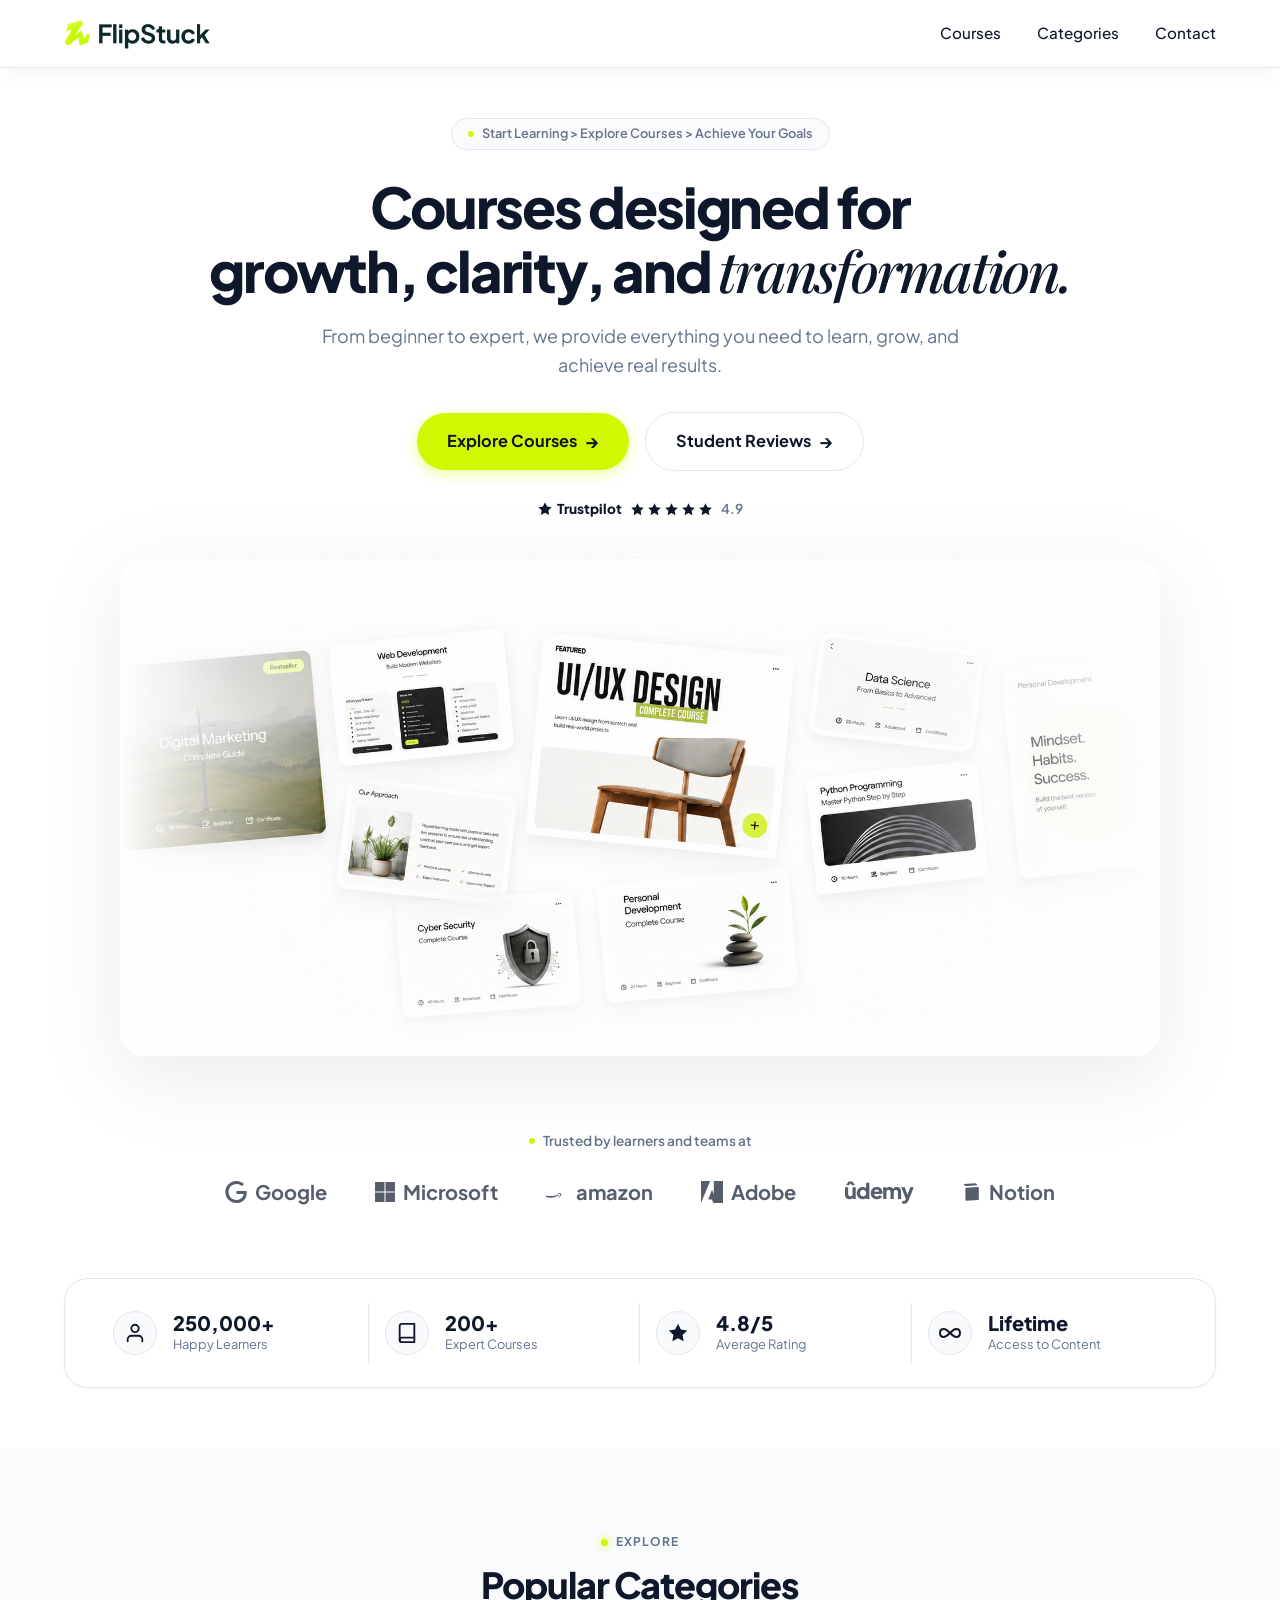
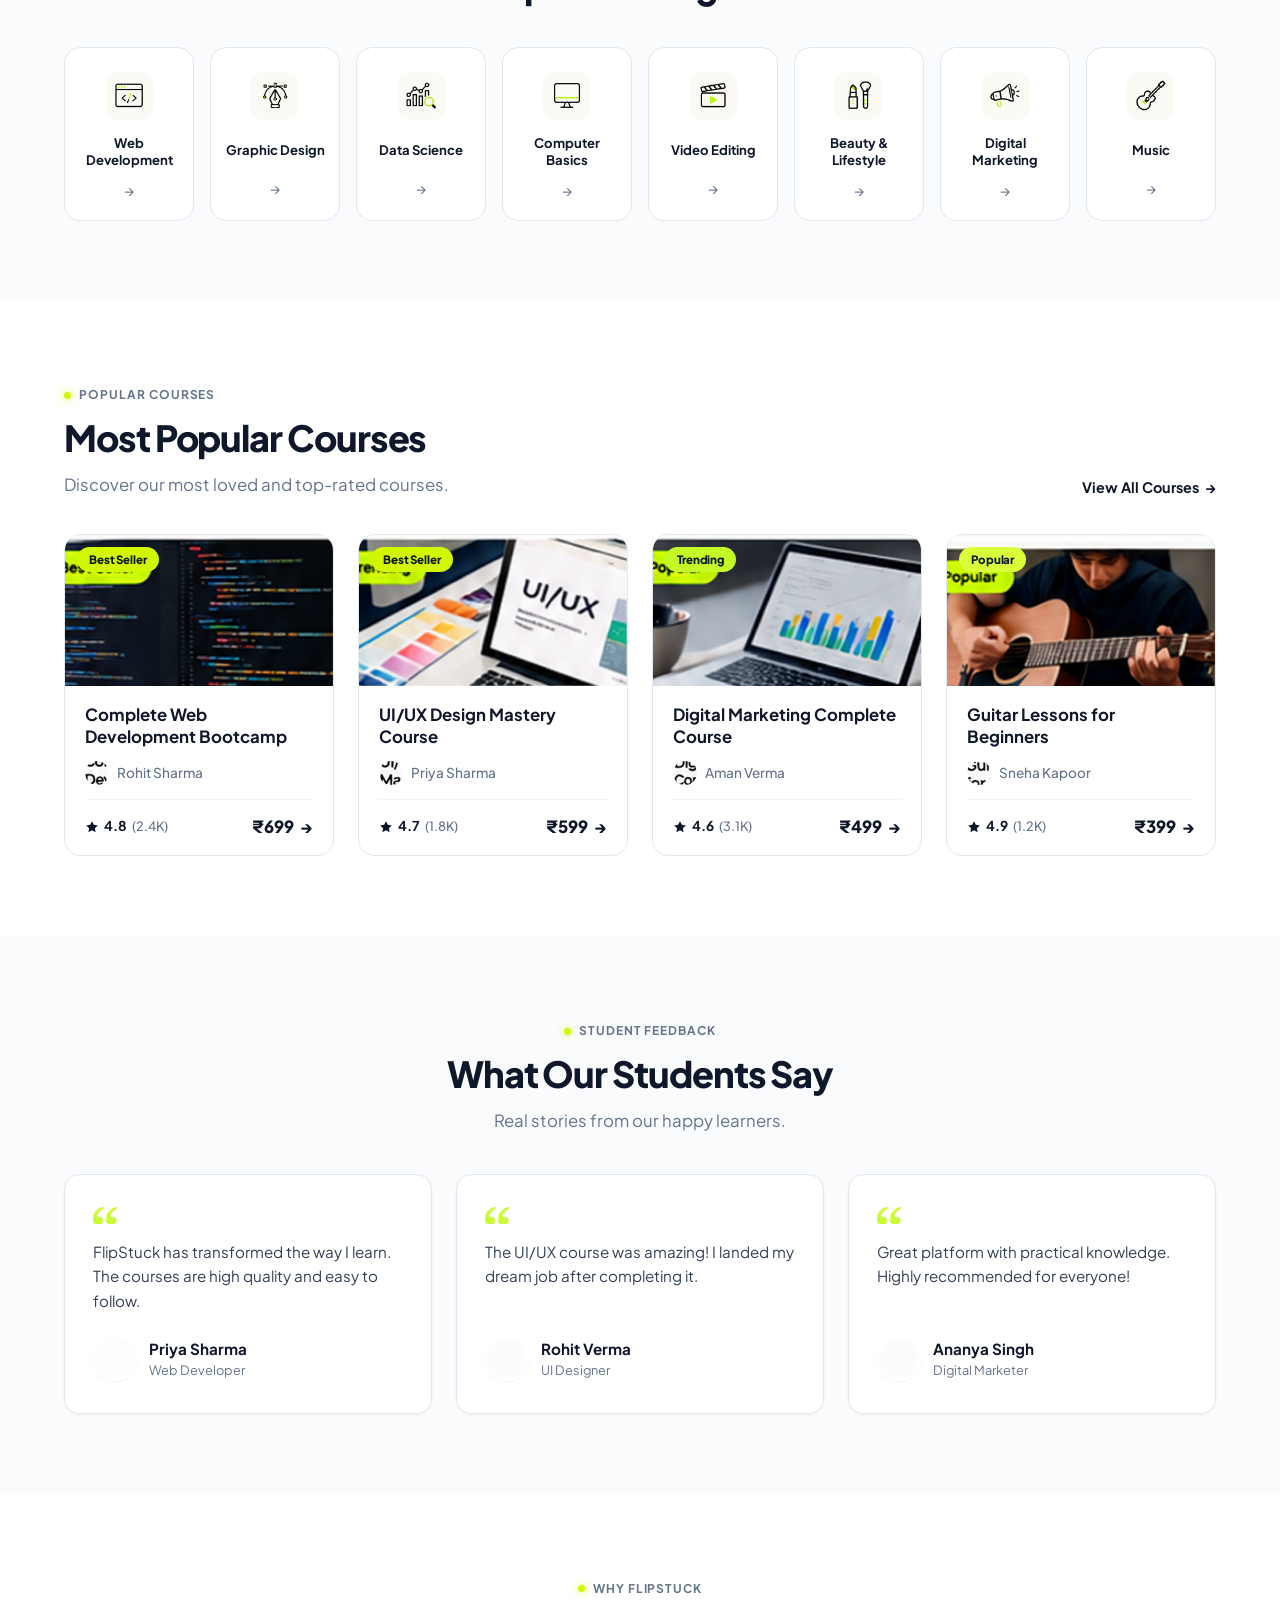
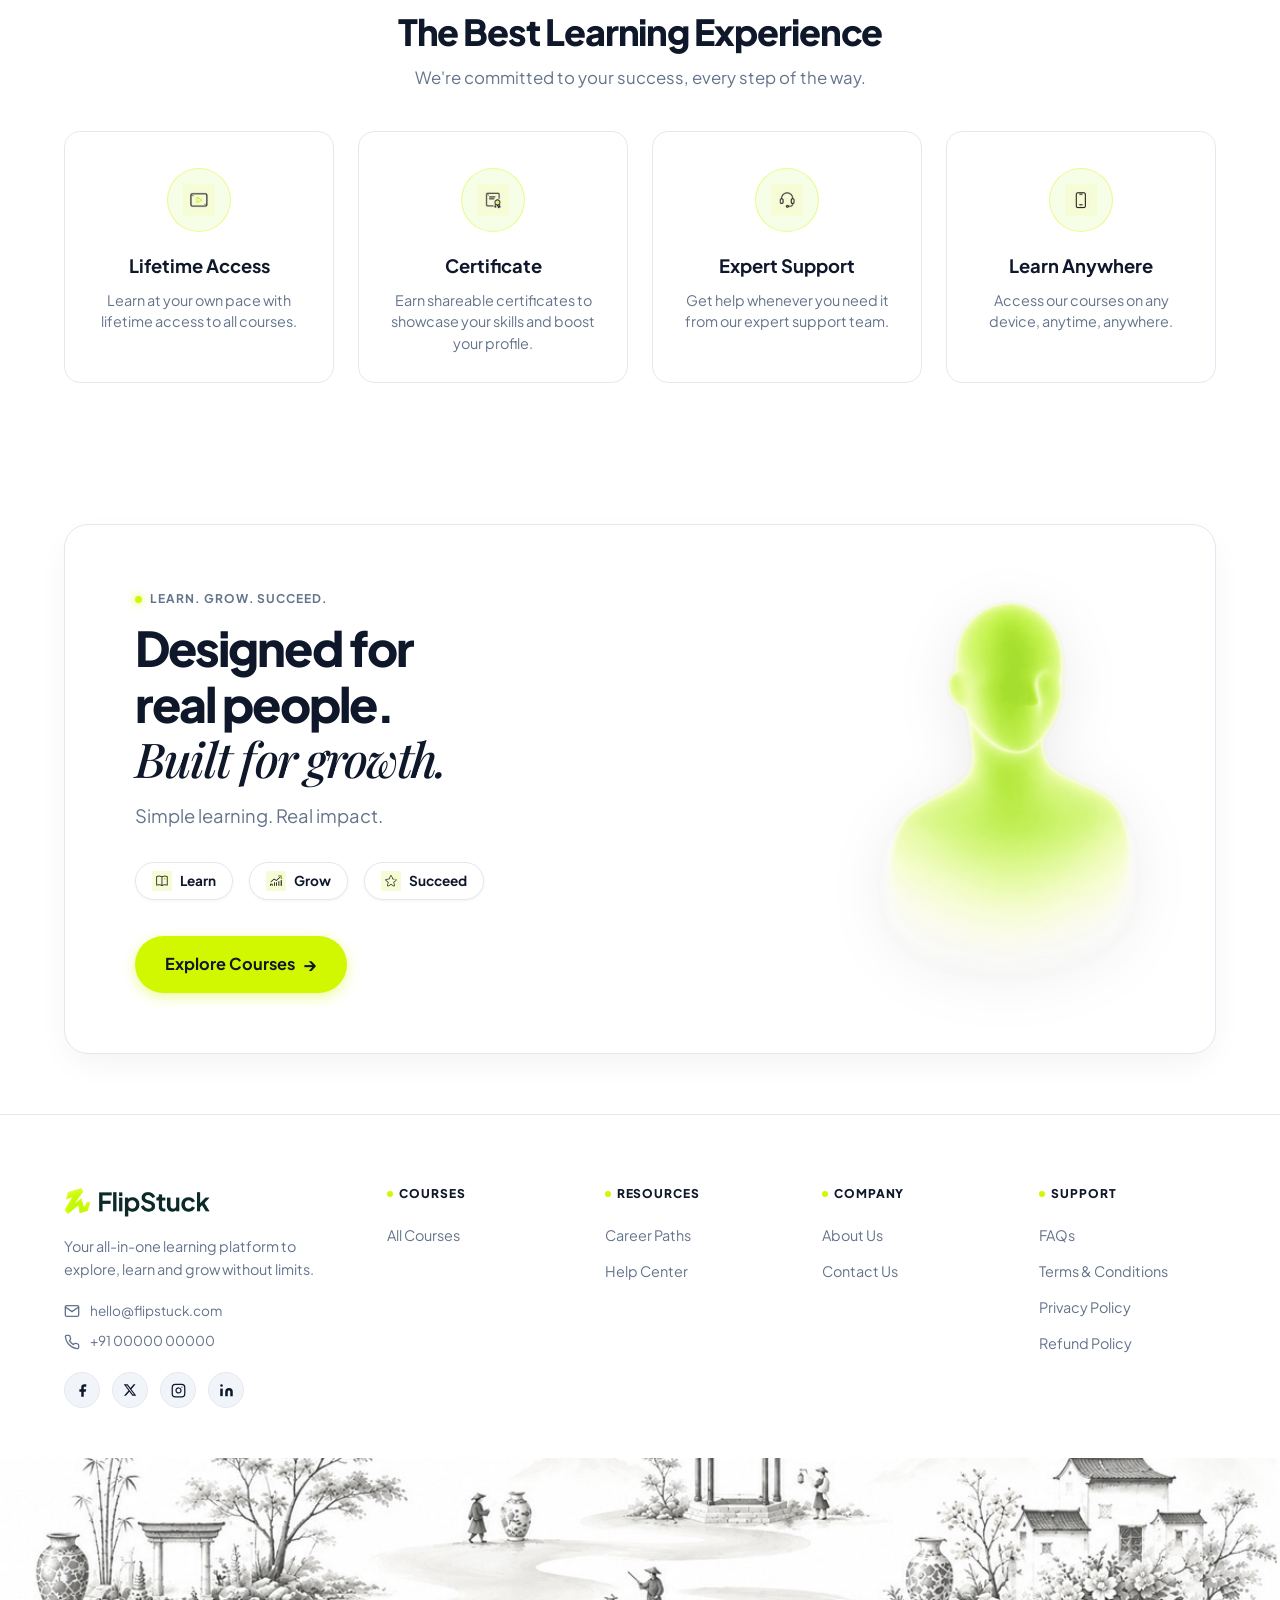
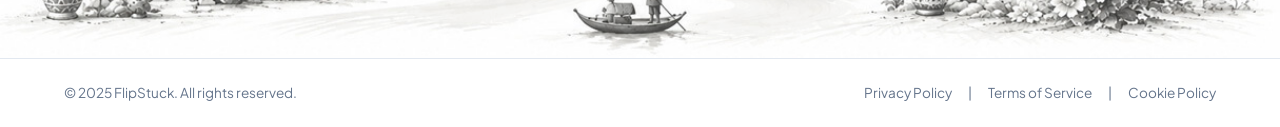
<file: index.html>
<!DOCTYPE html>
<html lang="en">
<head>
  <meta charset="UTF-8">
  <meta name="viewport" content="width=device-width, initial-scale=1.0">
  <title>FlipStuck - Courses Designed for Growth, Clarity, and Transformation</title>
  <meta name="description" content="From beginner to expert, FlipStuck provides everything you need to learn, grow, and achieve real results with top-rated courses.">
  <link rel="stylesheet" href="css/styles.css">
</head>
<body>

  <!-- Header / Navigation -->
  <header class="header">
    <div class="container nav-container">
      <a href="index.html" class="logo-link" aria-label="FlipStuck Home">
        <img src="Assets/logo-flip.svg" alt="FlipStuck" class="logo-img">
      </a>

      <!-- Pure CSS Mobile Toggle -->
      <input type="checkbox" id="nav-toggle" aria-hidden="true">
      <label for="nav-toggle" class="nav-toggle-label" aria-label="Toggle navigation menu">
        <span></span>
        <span></span>
        <span></span>
      </label>

      <nav class="nav-menu">
        <a href="courses.html" class="nav-link">Courses</a>
        <a href="#categories" class="nav-link">Categories</a>
        <a href="#contact" class="nav-link">Contact</a>
      </nav>
    </div>
  </header>

  <!-- Hero Section -->
  <section class="hero">
    <div class="container">
      <div class="hero-pill">
        <span class="hero-pill-dot"></span>
        <span>Start Learning &gt; Explore Courses &gt; Achieve Your Goals</span>
      </div>

      <h1 class="hero-title">
        Courses designed for<br>
        growth, clarity, and <span class="italic-serif">transformation.</span>
      </h1>

      <p class="hero-subtitle">
        From beginner to expert, we provide everything you need to learn, grow, and achieve real results.
      </p>

      <div class="hero-actions">
        <a href="courses.html" class="btn btn-primary btn-lg">
          Explore Courses <span class="arrow-icon">→</span>
        </a>
        <a href="#reviews" class="btn btn-outline btn-lg">
          Student Reviews <span class="arrow-icon">→</span>
        </a>
      </div>

      <div class="hero-social-proof">
        <span style="font-weight: 800; color: #0f172a; display: flex; align-items: center; gap: 4px;">
          <svg width="16" height="16" viewBox="0 0 24 24" fill="#0f172a"><polygon points="12 2 15.09 8.26 22 9.27 17 14.14 18.18 21.02 12 17.77 5.82 21.02 7 14.14 2 9.27 8.91 8.26 12 2"/></svg>
          Trustpilot
        </span>
        <span class="trustpilot-stars">
          <svg width="15" height="15" viewBox="0 0 24 24" fill="#0f172a"><polygon points="12 2 15.09 8.26 22 9.27 17 14.14 18.18 21.02 12 17.77 5.82 21.02 7 14.14 2 9.27 8.91 8.26 12 2"/></svg>
          <svg width="15" height="15" viewBox="0 0 24 24" fill="#0f172a"><polygon points="12 2 15.09 8.26 22 9.27 17 14.14 18.18 21.02 12 17.77 5.82 21.02 7 14.14 2 9.27 8.91 8.26 12 2"/></svg>
          <svg width="15" height="15" viewBox="0 0 24 24" fill="#0f172a"><polygon points="12 2 15.09 8.26 22 9.27 17 14.14 18.18 21.02 12 17.77 5.82 21.02 7 14.14 2 9.27 8.91 8.26 12 2"/></svg>
          <svg width="15" height="15" viewBox="0 0 24 24" fill="#0f172a"><polygon points="12 2 15.09 8.26 22 9.27 17 14.14 18.18 21.02 12 17.77 5.82 21.02 7 14.14 2 9.27 8.91 8.26 12 2"/></svg>
          <svg width="15" height="15" viewBox="0 0 24 24" fill="#0f172a"><polygon points="12 2 15.09 8.26 22 9.27 17 14.14 18.18 21.02 12 17.77 5.82 21.02 7 14.14 2 9.27 8.91 8.26 12 2"/></svg>
        </span>
        <span style="color: #64748b;">4.9</span>
      </div>

      <div class="hero-image-wrap">
        <img src="Assets/hero-image.png" alt="FlipStuck Course Showcase" class="hero-image">
      </div>
    </div>
  </section>

  <!-- Trusted By Bar -->
  <section class="trusted-bar">
    <div class="container">
      <div class="trusted-label">Trusted by learners and teams at</div>
      <div class="logos-grid">
        <div class="brand-logo">
          <svg width="22" height="22" viewBox="0 0 24 24" fill="currentColor"><path d="M12.48 10.92v3.28h7.84c-.24 1.84-.853 3.187-1.787 4.133-1.147 1.147-2.933 2.4-6.053 2.4-4.827 0-8.6-3.893-8.6-8.72s3.773-8.72 8.6-8.72c2.6 0 4.507 1.027 5.907 2.347l2.307-2.307C18.747 1.44 16.08 0 12.48 0 5.867 0 .307 5.387.307 12s5.56 12 12.173 12c3.573 0 6.267-1.173 8.373-3.36 2.16-2.16 2.84-5.213 2.84-7.667 0-.76-.053-1.467-.173-2.053H12.48z"/></svg>
          Google
        </div>
        <div class="brand-logo">
          <svg width="20" height="20" viewBox="0 0 24 24" fill="currentColor"><path d="M0 0h11.377v11.372H0zm12.623 0H24v11.372H12.623zM0 12.623h11.377V24H0zm12.623 0H24V24H12.623z"/></svg>
          Microsoft
        </div>
        <div class="brand-logo">
          <svg width="22" height="22" viewBox="0 0 24 24" fill="currentColor"><path d="M13.925 15.65c-2.35 1.7-5.75 2.6-8.75 2.6-4.15 0-7.9-1.55-10.75-4.15-.25-.2-.05-.55.25-.4 3.05 1.7 6.75 2.7 10.5 2.7 2.65 0 5.6-.55 8.3-1.7.45-.2.85.3.45.95zm1.5-1.5c-.3-.4-1.95-.2-2.7-.1-.25.05-.3-.15-.05-.3 1.35-.9 3.55-.65 3.8.35.25 1.05-1.05 3.35-2.4 4.3-.2.15-.35.05-.25-.15.45-.75 1.9-3.7 1.6-4.1z"/></svg>
          amazon
        </div>
        <div class="brand-logo">
          <svg width="22" height="22" viewBox="0 0 24 24" fill="currentColor"><path d="M13.96 0H24v24H13.96V0zM0 0h10.04L0 24V0zm12.02 9.54L17.7 24h-4.32l-1.36-3.8h-4.1l2.42-6.52c.62-1.68 1.18-3.08 1.68-4.14z"/></svg>
          Adobe
        </div>
        <div class="brand-logo">
          <span style="font-weight: 800; font-size: 1.35rem; letter-spacing: -1px;">ûdemy</span>
        </div>
        <div class="brand-logo">
          <svg width="20" height="20" viewBox="0 0 24 24" fill="currentColor"><path d="M4.459 4.208c.746.606 1.026.56 2.428.466l13.215-.793c.28 0 .047-.28-.047-.326L17.86 1.97c-.466-.373-.84-.56-1.54-.514L3.62 2.39c-.28 0-.327.28-.187.466zm.84 3.733v13.53c0 .653.373.98.98 1.026l14.288-.84c.653-.046.793-.513.793-1.026V6.915c0-.56-.233-.84-.793-.793l-14.475.84c-.56.047-.793.374-.793.98z"/></svg>
          Notion
        </div>
      </div>
    </div>
  </section>

  <!-- Stats Strip -->
  <section class="stats-strip">
    <div class="container">
      <div class="stats-card-wrap">
        <div class="stat-item">
          <div class="stat-icon-wrap" aria-hidden="true">
            <svg width="22" height="22" viewBox="0 0 24 24" fill="none" stroke="#0f172a" stroke-width="2" stroke-linecap="round" stroke-linejoin="round">
              <path d="M20 21v-2a4 4 0 0 0-4-4H8a4 4 0 0 0-4 4v2"></path>
              <circle cx="12" cy="7" r="4"></circle>
            </svg>
          </div>
          <div>
            <div class="stat-number">250,000+</div>
            <div class="stat-label">Happy Learners</div>
          </div>
        </div>

        <div class="stat-item">
          <div class="stat-icon-wrap" aria-hidden="true">
            <svg width="22" height="22" viewBox="0 0 24 24" fill="none" stroke="#0f172a" stroke-width="2" stroke-linecap="round" stroke-linejoin="round">
              <path d="M4 19.5A2.5 2.5 0 0 1 6.5 17H20"></path>
              <path d="M6.5 2H20v20H6.5A2.5 2.5 0 0 1 4 19.5v-15A2.5 2.5 0 0 1 6.5 2z"></path>
            </svg>
          </div>
          <div>
            <div class="stat-number">200+</div>
            <div class="stat-label">Expert Courses</div>
          </div>
        </div>

        <div class="stat-item">
          <div class="stat-icon-wrap" aria-hidden="true">
            <svg width="22" height="22" viewBox="0 0 24 24" fill="#0f172a">
              <polygon points="12 2 15.09 8.26 22 9.27 17 14.14 18.18 21.02 12 17.77 5.82 21.02 7 14.14 2 9.27 8.91 8.26 12 2"/>
            </svg>
          </div>
          <div>
            <div class="stat-number">4.8/5</div>
            <div class="stat-label">Average Rating</div>
          </div>
        </div>

        <div class="stat-item">
          <div class="stat-icon-wrap" aria-hidden="true">
            <svg width="24" height="24" viewBox="0 0 24 24" fill="none" stroke="#0f172a" stroke-width="2" stroke-linecap="round" stroke-linejoin="round">
              <path d="M18.178 8c5.096 0 5.096 8 0 8-2.656 0-4.66-2.584-6.178-4-1.518 1.416-3.522 4-6.178 4-5.096 0-5.096-8 0-8 2.656 0 4.66 2.584 6.178 4 1.518-1.416 3.522-4 6.178-4z"></path>
            </svg>
          </div>
          <div>
            <div class="stat-number">Lifetime</div>
            <div class="stat-label">Access to Content</div>
          </div>
        </div>
      </div>
    </div>
  </section>

  <!-- Popular Categories Section -->
  <section class="section section-subtle" id="categories">
    <div class="container">
      <div class="text-center">
        <div class="section-tag">Explore</div>
        <h2 class="section-title">Popular Categories</h2>
      </div>

      <div class="categories-grid">
        <a href="courses.html?cat=web" class="category-card">
          <img src="Assets/web-icon.jpg" alt="Web Development" class="category-icon">
          <div class="category-name">Web Development</div>
          <div class="category-arrow">→</div>
        </a>

        <a href="courses.html?cat=design" class="category-card">
          <img src="Assets/design-icon.jpg" alt="Graphic Design" class="category-icon">
          <div class="category-name">Graphic Design</div>
          <div class="category-arrow">→</div>
        </a>

        <a href="courses.html?cat=data" class="category-card">
          <img src="Assets/datasc-icon.jpg" alt="Data Science" class="category-icon">
          <div class="category-name">Data Science</div>
          <div class="category-arrow">→</div>
        </a>

        <a href="courses.html?cat=computer" class="category-card">
          <img src="Assets/computer-icon.jpg" alt="Computer Basics" class="category-icon">
          <div class="category-name">Computer Basics</div>
          <div class="category-arrow">→</div>
        </a>

        <a href="courses.html?cat=video" class="category-card">
          <img src="Assets/video-icon.jpg" alt="Video Editing" class="category-icon">
          <div class="category-name">Video Editing</div>
          <div class="category-arrow">→</div>
        </a>

        <a href="courses.html?cat=lifestyle" class="category-card">
          <img src="Assets/lifestyle-icon.jpg" alt="Beauty & Lifestyle" class="category-icon">
          <div class="category-name">Beauty &amp; Lifestyle</div>
          <div class="category-arrow">→</div>
        </a>

        <a href="courses.html?cat=marketing" class="category-card">
          <img src="Assets/market-icon.jpg" alt="Digital Marketing" class="category-icon">
          <div class="category-name">Digital Marketing</div>
          <div class="category-arrow">→</div>
        </a>

        <a href="courses.html?cat=music" class="category-card">
          <img src="Assets/music-icon.jpg" alt="Music" class="category-icon">
          <div class="category-name">Music</div>
          <div class="category-arrow">→</div>
        </a>
      </div>
    </div>
  </section>

  <!-- Most Popular Courses Section -->
  <section class="section">
    <div class="container">
      <div class="section-header-flex">
        <div>
          <div class="section-tag">Popular Courses</div>
          <h2 class="section-title">Most Popular Courses</h2>
          <p class="section-subtitle" style="margin-left: 0;">Discover our most loved and top-rated courses.</p>
        </div>
        <a href="courses.html" class="link-with-arrow">
          View All Courses <span>→</span>
        </a>
      </div>

      <div class="courses-grid">
        <!-- Course 1 -->
        <a href="courses.html" class="course-card">
          <div class="course-thumb-wrap">
            <span class="badge-tag badge-bestseller">Best Seller</span>
            <img src="Assets/courses/course-web-dev.png" alt="Complete Web Development Bootcamp" class="course-thumb">
          </div>
          <div class="course-body">
            <h3 class="course-title">Complete Web Development Bootcamp</h3>
            <div class="course-instructor">
              <img src="Assets/avatars/avatar-rohit.png" alt="Rohit Sharma" class="instructor-avatar">
              <span class="instructor-name">Rohit Sharma</span>
            </div>
            <div class="course-footer">
              <div class="course-rating">
                <svg width="14" height="14" viewBox="0 0 24 24" fill="#0f172a"><polygon points="12 2 15.09 8.26 22 9.27 17 14.14 18.18 21.02 12 17.77 5.82 21.02 7 14.14 2 9.27 8.91 8.26 12 2"/></svg>
                <span>4.8</span>
                <span class="rating-count">(2.4K)</span>
              </div>
              <div class="course-price-wrap">
                <span>₹699</span>
                <span class="course-price-arrow">→</span>
              </div>
            </div>
          </div>
        </a>

        <!-- Course 2 -->
        <a href="courses.html" class="course-card">
          <div class="course-thumb-wrap">
            <span class="badge-tag badge-bestseller">Best Seller</span>
            <img src="Assets/courses/course-ui-ux.png" alt="UI/UX Design Mastery Course" class="course-thumb">
          </div>
          <div class="course-body">
            <h3 class="course-title">UI/UX Design Mastery Course</h3>
            <div class="course-instructor">
              <img src="Assets/avatars/avatar-priya.png" alt="Priya Sharma" class="instructor-avatar">
              <span class="instructor-name">Priya Sharma</span>
            </div>
            <div class="course-footer">
              <div class="course-rating">
                <svg width="14" height="14" viewBox="0 0 24 24" fill="#0f172a"><polygon points="12 2 15.09 8.26 22 9.27 17 14.14 18.18 21.02 12 17.77 5.82 21.02 7 14.14 2 9.27 8.91 8.26 12 2"/></svg>
                <span>4.7</span>
                <span class="rating-count">(1.8K)</span>
              </div>
              <div class="course-price-wrap">
                <span>₹599</span>
                <span class="course-price-arrow">→</span>
              </div>
            </div>
          </div>
        </a>

        <!-- Course 3 -->
        <a href="courses.html" class="course-card">
          <div class="course-thumb-wrap">
            <span class="badge-tag badge-trending">Trending</span>
            <img src="Assets/courses/course-digital-marketing.png" alt="Digital Marketing Complete Course" class="course-thumb">
          </div>
          <div class="course-body">
            <h3 class="course-title">Digital Marketing Complete Course</h3>
            <div class="course-instructor">
              <img src="Assets/avatars/avatar-aman.png" alt="Aman Verma" class="instructor-avatar">
              <span class="instructor-name">Aman Verma</span>
            </div>
            <div class="course-footer">
              <div class="course-rating">
                <svg width="14" height="14" viewBox="0 0 24 24" fill="#0f172a"><polygon points="12 2 15.09 8.26 22 9.27 17 14.14 18.18 21.02 12 17.77 5.82 21.02 7 14.14 2 9.27 8.91 8.26 12 2"/></svg>
                <span>4.6</span>
                <span class="rating-count">(3.1K)</span>
              </div>
              <div class="course-price-wrap">
                <span>₹499</span>
                <span class="course-price-arrow">→</span>
              </div>
            </div>
          </div>
        </a>

        <!-- Course 4 -->
        <a href="courses.html" class="course-card">
          <div class="course-thumb-wrap">
            <span class="badge-tag badge-popular">Popular</span>
            <img src="Assets/courses/course-guitar.png" alt="Guitar Lessons for Beginners" class="course-thumb">
          </div>
          <div class="course-body">
            <h3 class="course-title">Guitar Lessons for Beginners</h3>
            <div class="course-instructor">
              <img src="Assets/avatars/avatar-sneha.png" alt="Sneha Kapoor" class="instructor-avatar">
              <span class="instructor-name">Sneha Kapoor</span>
            </div>
            <div class="course-footer">
              <div class="course-rating">
                <svg width="14" height="14" viewBox="0 0 24 24" fill="#0f172a"><polygon points="12 2 15.09 8.26 22 9.27 17 14.14 18.18 21.02 12 17.77 5.82 21.02 7 14.14 2 9.27 8.91 8.26 12 2"/></svg>
                <span>4.9</span>
                <span class="rating-count">(1.2K)</span>
              </div>
              <div class="course-price-wrap">
                <span>₹399</span>
                <span class="course-price-arrow">→</span>
              </div>
            </div>
          </div>
        </a>
      </div>
    </div>
  </section>

  <!-- Student Feedback / Reviews Section -->
  <section class="section section-subtle" id="reviews">
    <div class="container">
      <div class="text-center">
        <div class="section-tag">Student Feedback</div>
        <h2 class="section-title">What Our Students Say</h2>
        <p class="section-subtitle">Real stories from our happy learners.</p>
      </div>

      <div class="testimonials-grid">
        <!-- Review 1 -->
        <div class="testimonial-card">
          <img src="Assets/quote.png" alt="quote" class="testimonial-quote-icon">
          <p class="testimonial-text">
            FlipStuck has transformed the way I learn. The courses are high quality and easy to follow.
          </p>
          <div class="testimonial-author">
            <img src="Assets/avatars/avatar-priya-large.png" alt="Priya Sharma" class="author-avatar">
            <div>
              <div class="author-name">Priya Sharma</div>
              <div class="author-role">Web Developer</div>
            </div>
          </div>
        </div>

        <!-- Review 2 -->
        <div class="testimonial-card">
          <img src="Assets/quote.png" alt="quote" class="testimonial-quote-icon">
          <p class="testimonial-text">
            The UI/UX course was amazing! I landed my dream job after completing it.
          </p>
          <div class="testimonial-author">
            <img src="Assets/avatars/avatar-rohit-large.png" alt="Rohit Verma" class="author-avatar">
            <div>
              <div class="author-name">Rohit Verma</div>
              <div class="author-role">UI Designer</div>
            </div>
          </div>
        </div>

        <!-- Review 3 -->
        <div class="testimonial-card">
          <img src="Assets/quote.png" alt="quote" class="testimonial-quote-icon">
          <p class="testimonial-text">
            Great platform with practical knowledge. Highly recommended for everyone!
          </p>
          <div class="testimonial-author">
            <img src="Assets/avatars/avatar-ananya-large.png" alt="Ananya Singh" class="author-avatar">
            <div>
              <div class="author-name">Ananya Singh</div>
              <div class="author-role">Digital Marketer</div>
            </div>
          </div>
        </div>
      </div>
    </div>
  </section>

  <!-- The Best Learning Experience -->
  <section class="section">
    <div class="container">
      <div class="text-center">
        <div class="section-tag">Why FlipStuck</div>
        <h2 class="section-title">The Best Learning Experience</h2>
        <p class="section-subtitle">We're committed to your success, every step of the way.</p>
      </div>

      <div class="features-grid">
        <!-- Feature 1 -->
        <div class="feature-card">
          <div class="feature-icon-wrap">
            <img src="Assets/lifetime-icon.jpg" alt="Lifetime Access" class="feature-icon-img">
          </div>
          <h3 class="feature-title">Lifetime Access</h3>
          <p class="feature-desc">Learn at your own pace with lifetime access to all courses.</p>
        </div>

        <!-- Feature 2 -->
        <div class="feature-card">
          <div class="feature-icon-wrap">
            <img src="Assets/certificate-icon.jpg" alt="Certificate" class="feature-icon-img">
          </div>
          <h3 class="feature-title">Certificate</h3>
          <p class="feature-desc">Earn shareable certificates to showcase your skills and boost your profile.</p>
        </div>

        <!-- Feature 3 -->
        <div class="feature-card">
          <div class="feature-icon-wrap">
            <img src="Assets/support-icon.jpg" alt="Expert Support" class="feature-icon-img">
          </div>
          <h3 class="feature-title">Expert Support</h3>
          <p class="feature-desc">Get help whenever you need it from our expert support team.</p>
        </div>

        <!-- Feature 4 -->
        <div class="feature-card">
          <div class="feature-icon-wrap">
            <img src="Assets/mobile-icon.jpg" alt="Learn Anywhere" class="feature-icon-img">
          </div>
          <h3 class="feature-title">Learn Anywhere</h3>
          <p class="feature-desc">Access our courses on any device, anytime, anywhere.</p>
        </div>
      </div>
    </div>
  </section>

  <!-- Designed for Real People Banner -->
  <section class="container">
    <div class="banner-growth">
      <div class="banner-content">
        <div class="section-tag">Learn. Grow. Succeed.</div>
        <h2 class="banner-heading">
          Designed for<br>real people.<br>
          <span class="italic-serif">Built for growth.</span>
        </h2>
        <p class="banner-sub">Simple learning. Real impact.</p>

        <div class="banner-pills">
          <div class="growth-pill">
            <img src="Assets/learn-icon.jpg" alt="Learn" class="growth-pill-icon">
            <span>Learn</span>
          </div>
          <div class="growth-pill">
            <img src="Assets/grow-icon.jpg" alt="Grow" class="growth-pill-icon">
            <span>Grow</span>
          </div>
          <div class="growth-pill">
            <img src="Assets/star-icon.jpg" alt="Succeed" class="growth-pill-icon">
            <span>Succeed</span>
          </div>
        </div>

        <a href="courses.html" class="btn btn-primary btn-lg">
          Explore Courses <span class="arrow-icon">→</span>
        </a>
      </div>

      <div class="banner-visual">
        <img src="Assets/human.png" alt="Growth Human Silhouette" class="human-silhouette">
      </div>
    </div>
  </section>

  <!-- Footer -->
  <footer class="footer" id="contact">
    <div class="container">
      <div class="footer-main">
        <div class="footer-brand">
          <img src="Assets/logo-flip.svg" alt="FlipStuck" class="footer-logo">
          <p class="footer-tagline">
            Your all-in-one learning platform to explore, learn and grow without limits.
          </p>
          <div class="footer-contact-item">
            <svg width="16" height="16" viewBox="0 0 24 24" fill="none" stroke="#64748b" stroke-width="2" stroke-linecap="round" stroke-linejoin="round">
              <path d="M4 4h16c1.1 0 2 .9 2 2v12c0 1.1-.9 2-2 2H4c-1.1 0-2-.9-2-2V6c0-1.1.9-2 2-2z"></path>
              <polyline points="22,6 12,13 2,6"></polyline>
            </svg>
            <span>hello@flipstuck.com</span>
          </div>
          <div class="footer-contact-item">
            <svg width="16" height="16" viewBox="0 0 24 24" fill="none" stroke="#64748b" stroke-width="2" stroke-linecap="round" stroke-linejoin="round">
              <path d="M22 16.92v3a2 2 0 0 1-2.18 2 19.79 19.79 0 0 1-8.63-3.07 19.5 19.5 0 0 1-6-6 19.79 19.79 0 0 1-3.07-8.67A2 2 0 0 1 4.11 2h3a2 2 0 0 1 2 1.72 12.84 12.84 0 0 0 .7 2.81 2 2 0 0 1-.45 2.11L8.09 9.91a16 16 0 0 0 6 6l1.27-1.27a2 2 0 0 1 2.11-.45 12.84 12.84 0 0 0 2.81.7A2 2 0 0 1 22 16.92z"></path>
            </svg>
            <span>+91 00000 00000</span>
          </div>
          <div class="footer-socials">
            <a href="#" class="social-icon-btn" aria-label="Facebook">
              <svg width="15" height="15" viewBox="0 0 24 24" fill="currentColor"><path d="M18 2h-3a5 5 0 0 0-5 5v3H7v4h3v8h4v-8h3l1-4h-4V7a1 1 0 0 1 1-1h3z"/></svg>
            </a>
            <a href="#" class="social-icon-btn" aria-label="X / Twitter">
              <svg width="14" height="14" viewBox="0 0 24 24" fill="currentColor"><path d="M18.244 2.25h3.308l-7.227 8.26 8.502 11.24H16.17l-5.214-6.817L4.99 21.75H1.68l7.73-8.835L1.254 2.25H8.08l4.713 6.231zm-1.161 17.52h1.833L7.084 4.126H5.117z"/></svg>
            </a>
            <a href="#" class="social-icon-btn" aria-label="Instagram">
              <svg width="15" height="15" viewBox="0 0 24 24" fill="none" stroke="currentColor" stroke-width="2" stroke-linecap="round" stroke-linejoin="round"><rect x="2" y="2" width="20" height="20" rx="5" ry="5"></rect><path d="M16 11.37A4 4 0 1 1 12.63 8 4 4 0 0 1 16 11.37z"></path><line x1="17.5" y1="6.5" x2="17.51" y2="6.5"></line></svg>
            </a>
            <a href="#" class="social-icon-btn" aria-label="LinkedIn">
              <svg width="15" height="15" viewBox="0 0 24 24" fill="currentColor"><path d="M16 8a6 6 0 0 1 6 6v7h-4v-7a2 2 0 0 0-2-2 2 2 0 0 0-2 2v7h-4v-7a6 6 0 0 1 6-6z"></path><rect x="2" y="9" width="4" height="12"></rect><circle cx="4" cy="4" r="2"></circle></svg>
            </a>
          </div>
        </div>

        <div>
          <h4 class="footer-col-title">Courses</h4>
          <ul class="footer-links-list">
            <li><a href="courses.html">All Courses</a></li>
          </ul>
        </div>

        <div>
          <h4 class="footer-col-title">Resources</h4>
          <ul class="footer-links-list">
            <li><a href="#">Career Paths</a></li>
            <li><a href="#">Help Center</a></li>
          </ul>
        </div>

        <div>
          <h4 class="footer-col-title">Company</h4>
          <ul class="footer-links-list">
            <li><a href="#">About Us</a></li>
            <li><a href="#contact">Contact Us</a></li>
          </ul>
        </div>

        <div>
          <h4 class="footer-col-title">Support</h4>
          <ul class="footer-links-list">
            <li><a href="excel-course.html#faq">FAQs</a></li>
            <li><a href="#">Terms &amp; Conditions</a></li>
            <li><a href="#">Privacy Policy</a></li>
            <li><a href="#">Refund Policy</a></li>
          </ul>
        </div>
      </div>
    </div>

    <!-- Asian Landscape Art Panorama -->
    <div class="footer-landscape-wrap">
      <img src="Assets/footer-bg.jpg" alt="Artistic Landscape" class="footer-landscape-img">
    </div>

    <div class="footer-bottom">
      <div class="container" style="display: flex; align-items: center; justify-content: space-between; flex-wrap: wrap; gap: 16px;">
        <div>© 2025 FlipStuck. All rights reserved.</div>
        <div class="footer-bottom-links">
          <a href="#">Privacy Policy</a>
          <span>|</span>
          <a href="#">Terms of Service</a>
          <span>|</span>
          <a href="#">Cookie Policy</a>
        </div>
      </div>
    </div>
  </footer>

</body>
</html>
</file>
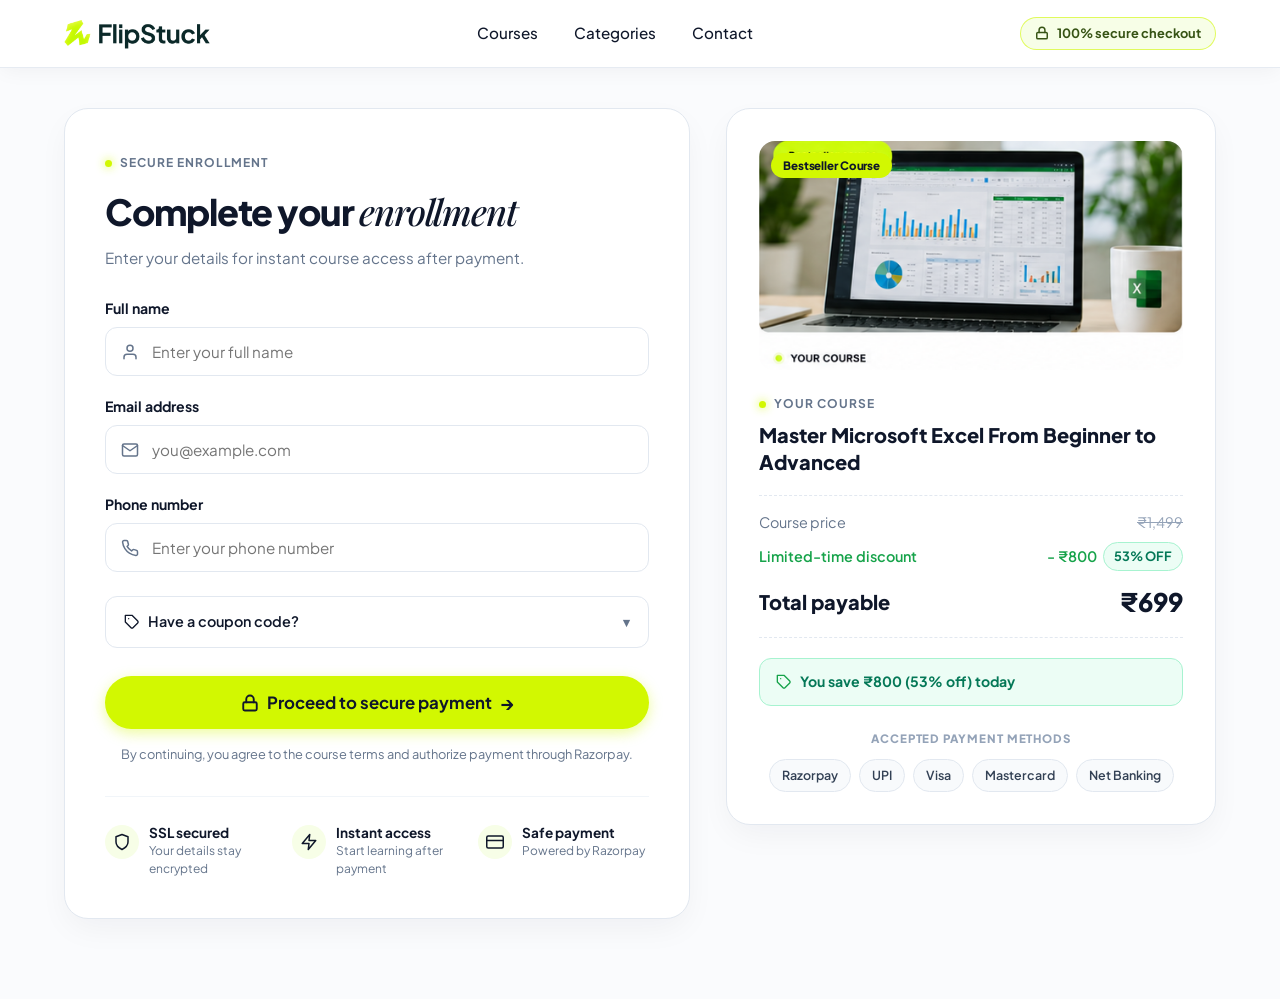
<file: checkout.html>
<!DOCTYPE html>
<html lang="en">
<head>
  <meta charset="UTF-8">
  <meta name="viewport" content="width=device-width, initial-scale=1.0">
  <title>FlipStuck - Secure Enrollment Checkout</title>
  <meta name="description" content="Complete your enrollment securely for Master Microsoft Excel From Beginner to Advanced.">
  <link rel="stylesheet" href="css/styles.css">
</head>
<body style="background-color: #fafbfd;">

  <!-- Checkout Header -->
  <header class="checkout-header">
    <div class="container checkout-header-inner">
      <a href="index.html" class="logo-link" aria-label="FlipStuck Home">
        <img src="Assets/logo-flip.svg" alt="FlipStuck" class="logo-img">
      </a>

      <nav class="nav-menu">
        <a href="courses.html" class="nav-link">Courses</a>
        <a href="index.html#categories" class="nav-link">Categories</a>
        <a href="index.html#contact" class="nav-link">Contact</a>
      </nav>

      <div class="secure-badge-pill">
        <svg width="14" height="14" viewBox="0 0 24 24" fill="none" stroke="#365314" stroke-width="2.5" stroke-linecap="round" stroke-linejoin="round"><rect x="3" y="11" width="18" height="11" rx="2" ry="2"></rect><path d="M7 11V7a5 5 0 0 1 10 0v4"></path></svg>
        <span>100% secure checkout</span>
      </div>
    </div>
  </header>

  <!-- Checkout Form & Order Summary Section -->
  <main class="checkout-section">
    <div class="container checkout-layout">
      <!-- Left Column: Enrollment Form -->
      <section class="checkout-card">
        <div class="section-tag">Secure Enrollment</div>
        <h1 class="checkout-heading">
          Complete your <span class="italic-serif">enrollment</span>
        </h1>
        <p class="checkout-subtitle">Enter your details for instant course access after payment.</p>

        <form action="#" method="post" id="enrollment-form">
          <!-- Full Name -->
          <div class="form-group">
            <label for="fullname" class="form-label">Full name</label>
            <div class="input-with-icon">
              <span class="input-icon">
                <svg width="18" height="18" viewBox="0 0 24 24" fill="none" stroke="#64748b" stroke-width="2" stroke-linecap="round" stroke-linejoin="round"><path d="M20 21v-2a4 4 0 0 0-4-4H8a4 4 0 0 0-4 4v2"></path><circle cx="12" cy="7" r="4"></circle></svg>
              </span>
              <input type="text" id="fullname" name="fullname" class="form-input" placeholder="Enter your full name" required>
            </div>
          </div>

          <!-- Email Address -->
          <div class="form-group">
            <label for="email" class="form-label">Email address</label>
            <div class="input-with-icon">
              <span class="input-icon">
                <svg width="18" height="18" viewBox="0 0 24 24" fill="none" stroke="#64748b" stroke-width="2" stroke-linecap="round" stroke-linejoin="round"><path d="M4 4h16c1.1 0 2 .9 2 2v12c0 1.1-.9 2-2 2H4c-1.1 0-2-.9-2-2V6c0-1.1.9-2 2-2z"></path><polyline points="22,6 12,13 2,6"></polyline></svg>
              </span>
              <input type="email" id="email" name="email" class="form-input" placeholder="you@example.com" required>
            </div>
          </div>

          <!-- Phone Number -->
          <div class="form-group">
            <label for="phone" class="form-label">Phone number</label>
            <div class="input-with-icon">
              <span class="input-icon">
                <svg width="18" height="18" viewBox="0 0 24 24" fill="none" stroke="#64748b" stroke-width="2" stroke-linecap="round" stroke-linejoin="round"><path d="M22 16.92v3a2 2 0 0 1-2.18 2 19.79 19.79 0 0 1-8.63-3.07 19.5 19.5 0 0 1-6-6 19.79 19.79 0 0 1-3.07-8.67A2 2 0 0 1 4.11 2h3a2 2 0 0 1 2 1.72 12.84 12.84 0 0 0 .7 2.81 2 2 0 0 1-.45 2.11L8.09 9.91a16 16 0 0 0 6 6l1.27-1.27a2 2 0 0 1 2.11-.45 12.84 12.84 0 0 0 2.81.7A2 2 0 0 1 22 16.92z"></path></svg>
              </span>
              <input type="tel" id="phone" name="phone" class="form-input" placeholder="Enter your phone number" required>
            </div>
          </div>

          <!-- Have a coupon code? (Pure HTML/CSS Details) -->
          <details class="coupon-toggle">
            <summary class="coupon-summary">
              <div style="display: flex; align-items: center; gap: 8px;">
                <svg width="16" height="16" viewBox="0 0 24 24" fill="none" stroke="#0f172a" stroke-width="2" stroke-linecap="round" stroke-linejoin="round"><path d="M20.59 13.41l-7.17 7.17a2 2 0 0 1-2.83 0L2 12V2h10l8.59 8.59a2 2 0 0 1 0 2.82z"></path><line x1="7" y1="7" x2="7.01" y2="7"></line></svg>
                <span>Have a coupon code?</span>
              </div>
              <span style="font-size: 0.8rem; color: #64748b;">▾</span>
            </summary>
            <div class="coupon-form-inner">
              <input type="text" placeholder="Enter promo code" class="coupon-input" aria-label="Promo code">
              <button type="button" class="btn btn-outline btn-sm">Apply</button>
            </div>
          </details>

          <!-- Primary Submit CTA -->
          <button type="submit" class="btn btn-primary btn-lg btn-block" style="font-size: 1.05rem;">
            <svg width="18" height="18" viewBox="0 0 24 24" fill="none" stroke="#0f172a" stroke-width="2.5" stroke-linecap="round" stroke-linejoin="round"><rect x="3" y="11" width="18" height="11" rx="2" ry="2"></rect><path d="M7 11V7a5 5 0 0 1 10 0v4"></path></svg>
            <span>Proceed to secure payment</span>
            <span class="arrow-icon">→</span>
          </button>

          <p style="text-align: center; font-size: 0.8rem; color: var(--color-text-muted); margin-top: 16px;">
            By continuing, you agree to the course terms and authorize payment through Razorpay.
          </p>
        </form>

        <!-- Trust Badges Grid -->
        <div class="checkout-trust-grid">
          <div class="trust-badge-item">
            <div class="trust-badge-icon">
              <svg width="18" height="18" viewBox="0 0 24 24" fill="none" stroke="#0f172a" stroke-width="2" stroke-linecap="round" stroke-linejoin="round"><path d="M12 22s8-4 8-10V5l-8-3-8 3v7c0 6 8 10 8 10z"></path></svg>
            </div>
            <div>
              <div class="trust-badge-title">SSL secured</div>
              <div class="trust-badge-sub">Your details stay encrypted</div>
            </div>
          </div>

          <div class="trust-badge-item">
            <div class="trust-badge-icon">
              <svg width="18" height="18" viewBox="0 0 24 24" fill="none" stroke="#0f172a" stroke-width="2" stroke-linecap="round" stroke-linejoin="round"><polygon points="13 2 3 14 12 14 11 22 21 10 12 10 13 2"></polygon></svg>
            </div>
            <div>
              <div class="trust-badge-title">Instant access</div>
              <div class="trust-badge-sub">Start learning after payment</div>
            </div>
          </div>

          <div class="trust-badge-item">
            <div class="trust-badge-icon">
              <svg width="18" height="18" viewBox="0 0 24 24" fill="none" stroke="#0f172a" stroke-width="2" stroke-linecap="round" stroke-linejoin="round"><rect x="1" y="4" width="22" height="16" rx="2" ry="2"></rect><line x1="1" y1="10" x2="23" y2="10"></line></svg>
            </div>
            <div>
              <div class="trust-badge-title">Safe payment</div>
              <div class="trust-badge-sub">Powered by Razorpay</div>
            </div>
          </div>
        </div>
      </section>

      <!-- Right Column: Course Summary Card -->
      <aside class="order-summary-card">
        <div class="order-course-img-wrap">
          <span class="badge-tag badge-bestseller">Bestseller course</span>
          <img src="Assets/courses/course-excel-hero.png" alt="Master Microsoft Excel From Beginner to Advanced" class="order-course-img">
        </div>

        <div class="section-tag" style="margin-bottom: 8px;">Your Course</div>
        <h2 class="order-course-title">
          Master Microsoft Excel From Beginner to Advanced
        </h2>

        <div class="order-price-breakdown">
          <div class="breakdown-row">
            <span>Course price</span>
            <span style="text-decoration: line-through; color: var(--color-text-light);">₹1,499</span>
          </div>
          <div class="breakdown-row" style="color: #16a34a; font-weight: 600;">
            <span>Limited-time discount</span>
            <div style="display: flex; align-items: center; gap: 6px;">
              <span>- ₹800</span>
              <span class="discount-pill">53% OFF</span>
            </div>
          </div>
          <div class="breakdown-row total-row">
            <span>Total payable</span>
            <span style="font-size: 1.6rem; color: var(--color-text-main);">₹699</span>
          </div>
        </div>

        <div class="savings-alert">
          <svg width="16" height="16" viewBox="0 0 24 24" fill="none" stroke="#16a34a" stroke-width="2" stroke-linecap="round" stroke-linejoin="round"><path d="M20.59 13.41l-7.17 7.17a2 2 0 0 1-2.83 0L2 12V2h10l8.59 8.59a2 2 0 0 1 0 2.82z"></path><line x1="7" y1="7" x2="7.01" y2="7"></line></svg>
          <span>You save ₹800 (53% off) today</span>
        </div>

        <div class="accepted-methods">
          <div class="accepted-methods-title">Accepted Payment Methods</div>
          <div class="payment-pills-row">
            <span class="payment-pill">Razorpay</span>
            <span class="payment-pill">UPI</span>
            <span class="payment-pill">Visa</span>
            <span class="payment-pill">Mastercard</span>
            <span class="payment-pill">Net Banking</span>
          </div>
        </div>
      </aside>
    </div>
  </main>

  <!-- Mobile Sticky Bottom Bar -->
  <div class="mobile-sticky-bar">
    <div>
      <div class="mobile-bar-price-label">Total payable</div>
      <div class="mobile-bar-price">₹699</div>
    </div>
    <a href="#enrollment-form" class="btn btn-primary" style="padding: 12px 20px;">
      <svg width="16" height="16" viewBox="0 0 24 24" fill="none" stroke="#0f172a" stroke-width="2.5" stroke-linecap="round" stroke-linejoin="round"><rect x="3" y="11" width="18" height="11" rx="2" ry="2"></rect><path d="M7 11V7a5 5 0 0 1 10 0v4"></path></svg>
      <span>Pay securely ₹699</span>
      <span class="arrow-icon">→</span>
    </a>
  </div>

</body>
</html>
</file>
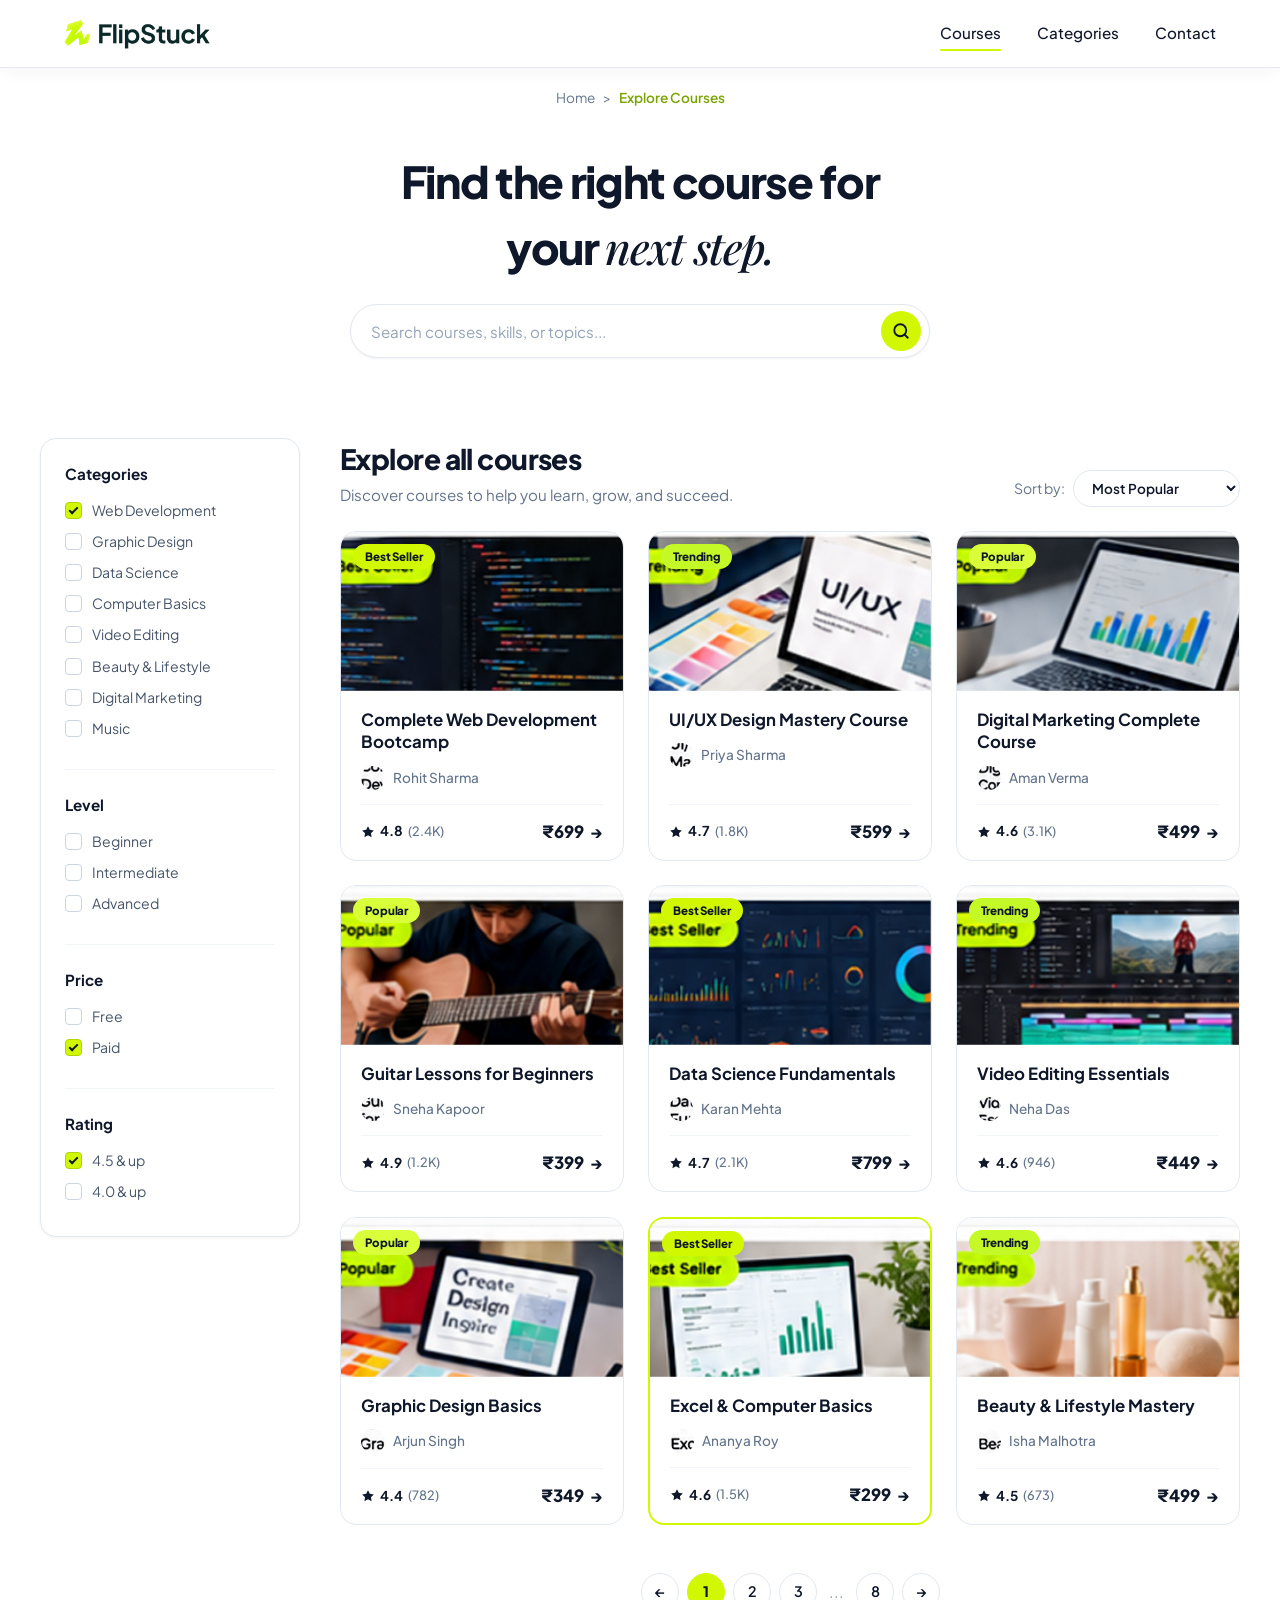
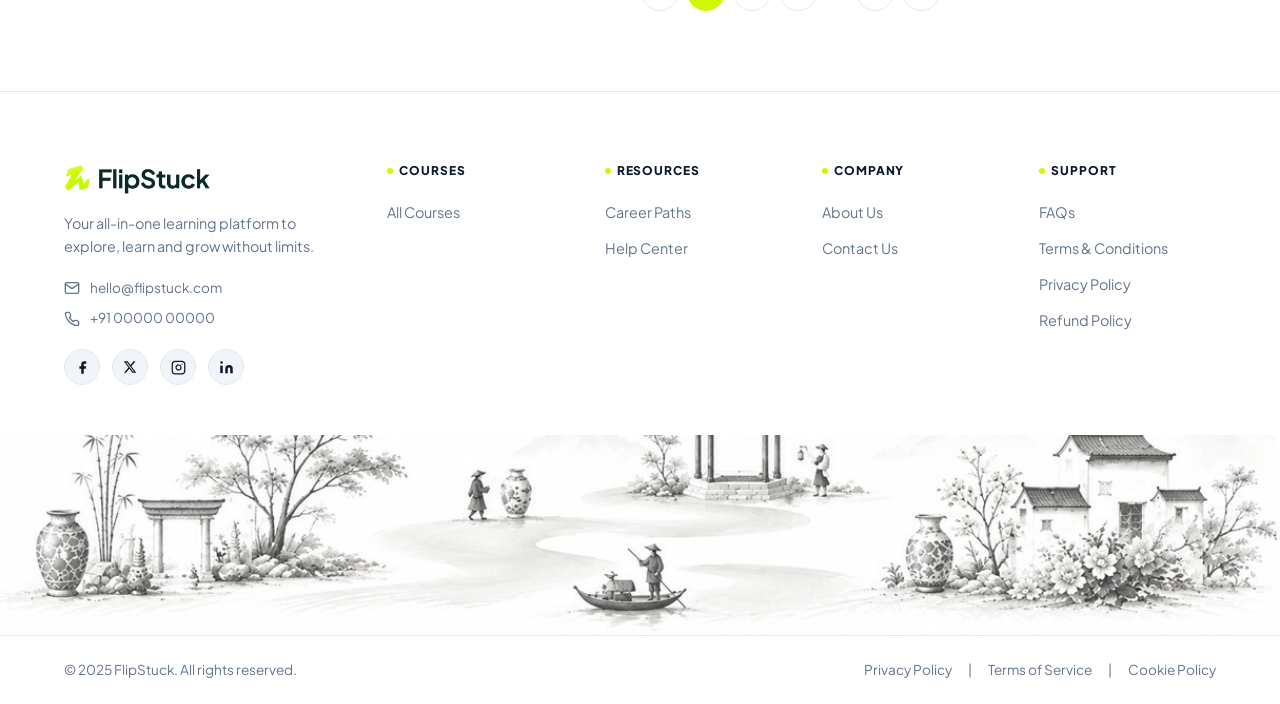
<file: courses.html>
<!DOCTYPE html>
<html lang="en">
<head>
  <meta charset="UTF-8">
  <meta name="viewport" content="width=device-width, initial-scale=1.0">
  <title>Explore Courses - FlipStuck</title>
  <meta name="description" content="Find the right course for your next step. Explore top-rated courses across Web Development, Design, Data Science, Excel, and more.">
  <link rel="stylesheet" href="css/styles.css">
</head>
<body>

  <!-- Header -->
  <header class="header">
    <div class="container nav-container">
      <a href="index.html" class="logo-link" aria-label="FlipStuck Home">
        <img src="Assets/logo-flip.svg" alt="FlipStuck" class="logo-img">
      </a>

      <input type="checkbox" id="nav-toggle" aria-hidden="true">
      <label for="nav-toggle" class="nav-toggle-label" aria-label="Toggle navigation menu">
        <span></span>
        <span></span>
        <span></span>
      </label>

      <nav class="nav-menu">
        <a href="courses.html" class="nav-link active">Courses</a>
        <a href="index.html#categories" class="nav-link">Categories</a>
        <a href="#contact" class="nav-link">Contact</a>
      </nav>
    </div>
  </header>

  <!-- Breadcrumbs -->
  <div class="breadcrumb-wrap">
    <div class="container">
      <div class="breadcrumb-list">
        <a href="index.html">Home</a>
        <span>&gt;</span>
        <span class="breadcrumb-active">Explore Courses</span>
      </div>
    </div>
  </div>

  <!-- Explore Hero & Search Bar -->
  <section class="explore-hero">
    <div class="container">
      <h1 class="explore-title">
        Find the right course for<br>
        your <span class="italic-serif">next step.</span>
      </h1>

      <form action="courses.html" method="get" class="search-box-wrap">
        <input type="text" name="q" placeholder="Search courses, skills, or topics..." class="search-input" aria-label="Search courses">
        <button type="submit" class="search-btn" aria-label="Submit search">
          <svg width="18" height="18" viewBox="0 0 24 24" fill="none" stroke="#0f172a" stroke-width="2.5" stroke-linecap="round" stroke-linejoin="round">
            <circle cx="11" cy="11" r="8"></circle>
            <line x1="21" y1="21" x2="16.65" y2="16.65"></line>
          </svg>
        </button>
      </form>
    </div>
  </section>

  <!-- Main Explore Content Layout -->
  <section class="container explore-layout">
    <!-- Left Sidebar Filters -->
    <aside class="filters-sidebar">
      <div class="filter-group">
        <h3 class="filter-title">Categories</h3>
        <label class="filter-option">
          <input type="checkbox" class="filter-checkbox" checked>
          <span>Web Development</span>
        </label>
        <label class="filter-option">
          <input type="checkbox" class="filter-checkbox">
          <span>Graphic Design</span>
        </label>
        <label class="filter-option">
          <input type="checkbox" class="filter-checkbox">
          <span>Data Science</span>
        </label>
        <label class="filter-option">
          <input type="checkbox" class="filter-checkbox">
          <span>Computer Basics</span>
        </label>
        <label class="filter-option">
          <input type="checkbox" class="filter-checkbox">
          <span>Video Editing</span>
        </label>
        <label class="filter-option">
          <input type="checkbox" class="filter-checkbox">
          <span>Beauty &amp; Lifestyle</span>
        </label>
        <label class="filter-option">
          <input type="checkbox" class="filter-checkbox">
          <span>Digital Marketing</span>
        </label>
        <label class="filter-option">
          <input type="checkbox" class="filter-checkbox">
          <span>Music</span>
        </label>
      </div>

      <div class="filter-group">
        <h3 class="filter-title">Level</h3>
        <label class="filter-option">
          <input type="checkbox" class="filter-checkbox">
          <span>Beginner</span>
        </label>
        <label class="filter-option">
          <input type="checkbox" class="filter-checkbox">
          <span>Intermediate</span>
        </label>
        <label class="filter-option">
          <input type="checkbox" class="filter-checkbox">
          <span>Advanced</span>
        </label>
      </div>

      <div class="filter-group">
        <h3 class="filter-title">Price</h3>
        <label class="filter-option">
          <input type="checkbox" class="filter-checkbox">
          <span>Free</span>
        </label>
        <label class="filter-option">
          <input type="checkbox" class="filter-checkbox" checked>
          <span>Paid</span>
        </label>
      </div>

      <div class="filter-group">
        <h3 class="filter-title">Rating</h3>
        <label class="filter-option">
          <input type="checkbox" class="filter-checkbox" checked>
          <span>4.5 &amp; up</span>
        </label>
        <label class="filter-option">
          <input type="checkbox" class="filter-checkbox">
          <span>4.0 &amp; up</span>
        </label>
      </div>
    </aside>

    <!-- Right Courses Section -->
    <main>
      <div class="explore-header-row">
        <div>
          <h2 style="font-size: 1.75rem; font-weight: 800; letter-spacing: -0.02em; margin-bottom: 4px;">Explore all courses</h2>
          <p style="font-size: 0.95rem; color: var(--color-text-muted);">Discover courses to help you learn, grow, and succeed.</p>
        </div>

        <div class="sort-select-wrap">
          <span>Sort by:</span>
          <select class="sort-select" aria-label="Sort courses">
            <option>Most Popular</option>
            <option>Highest Rated</option>
            <option>Newest</option>
            <option>Price: Low to High</option>
          </select>
        </div>
      </div>

      <div class="courses-grid" style="margin-top: 20px;">
        <!-- Card 1 -->
        <a href="excel-course.html" class="course-card">
          <div class="course-thumb-wrap">
            <span class="badge-tag badge-bestseller">Best Seller</span>
            <img src="Assets/courses/course-web-dev.png" alt="Complete Web Development Bootcamp" class="course-thumb">
          </div>
          <div class="course-body">
            <h3 class="course-title">Complete Web Development Bootcamp</h3>
            <div class="course-instructor">
              <img src="Assets/avatars/avatar-rohit.png" alt="Rohit Sharma" class="instructor-avatar">
              <span class="instructor-name">Rohit Sharma</span>
            </div>
            <div class="course-footer">
              <div class="course-rating">
                <svg width="14" height="14" viewBox="0 0 24 24" fill="#0f172a"><polygon points="12 2 15.09 8.26 22 9.27 17 14.14 18.18 21.02 12 17.77 5.82 21.02 7 14.14 2 9.27 8.91 8.26 12 2"/></svg>
                <span>4.8</span>
                <span class="rating-count">(2.4K)</span>
              </div>
              <div class="course-price-wrap">
                <span>₹699</span>
                <span class="course-price-arrow">→</span>
              </div>
            </div>
          </div>
        </a>

        <!-- Card 2 -->
        <a href="excel-course.html" class="course-card">
          <div class="course-thumb-wrap">
            <span class="badge-tag badge-trending">Trending</span>
            <img src="Assets/courses/course-ui-ux.png" alt="UI/UX Design Mastery Course" class="course-thumb">
          </div>
          <div class="course-body">
            <h3 class="course-title">UI/UX Design Mastery Course</h3>
            <div class="course-instructor">
              <img src="Assets/avatars/avatar-priya.png" alt="Priya Sharma" class="instructor-avatar">
              <span class="instructor-name">Priya Sharma</span>
            </div>
            <div class="course-footer">
              <div class="course-rating">
                <svg width="14" height="14" viewBox="0 0 24 24" fill="#0f172a"><polygon points="12 2 15.09 8.26 22 9.27 17 14.14 18.18 21.02 12 17.77 5.82 21.02 7 14.14 2 9.27 8.91 8.26 12 2"/></svg>
                <span>4.7</span>
                <span class="rating-count">(1.8K)</span>
              </div>
              <div class="course-price-wrap">
                <span>₹599</span>
                <span class="course-price-arrow">→</span>
              </div>
            </div>
          </div>
        </a>

        <!-- Card 3 -->
        <a href="excel-course.html" class="course-card">
          <div class="course-thumb-wrap">
            <span class="badge-tag badge-popular">Popular</span>
            <img src="Assets/courses/course-digital-marketing.png" alt="Digital Marketing Complete Course" class="course-thumb">
          </div>
          <div class="course-body">
            <h3 class="course-title">Digital Marketing Complete Course</h3>
            <div class="course-instructor">
              <img src="Assets/avatars/avatar-aman.png" alt="Aman Verma" class="instructor-avatar">
              <span class="instructor-name">Aman Verma</span>
            </div>
            <div class="course-footer">
              <div class="course-rating">
                <svg width="14" height="14" viewBox="0 0 24 24" fill="#0f172a"><polygon points="12 2 15.09 8.26 22 9.27 17 14.14 18.18 21.02 12 17.77 5.82 21.02 7 14.14 2 9.27 8.91 8.26 12 2"/></svg>
                <span>4.6</span>
                <span class="rating-count">(3.1K)</span>
              </div>
              <div class="course-price-wrap">
                <span>₹499</span>
                <span class="course-price-arrow">→</span>
              </div>
            </div>
          </div>
        </a>

        <!-- Card 4 -->
        <a href="excel-course.html" class="course-card">
          <div class="course-thumb-wrap">
            <span class="badge-tag badge-popular">Popular</span>
            <img src="Assets/courses/course-guitar.png" alt="Guitar Lessons for Beginners" class="course-thumb">
          </div>
          <div class="course-body">
            <h3 class="course-title">Guitar Lessons for Beginners</h3>
            <div class="course-instructor">
              <img src="Assets/avatars/avatar-sneha.png" alt="Sneha Kapoor" class="instructor-avatar">
              <span class="instructor-name">Sneha Kapoor</span>
            </div>
            <div class="course-footer">
              <div class="course-rating">
                <svg width="14" height="14" viewBox="0 0 24 24" fill="#0f172a"><polygon points="12 2 15.09 8.26 22 9.27 17 14.14 18.18 21.02 12 17.77 5.82 21.02 7 14.14 2 9.27 8.91 8.26 12 2"/></svg>
                <span>4.9</span>
                <span class="rating-count">(1.2K)</span>
              </div>
              <div class="course-price-wrap">
                <span>₹399</span>
                <span class="course-price-arrow">→</span>
              </div>
            </div>
          </div>
        </a>

        <!-- Card 5 -->
        <a href="excel-course.html" class="course-card">
          <div class="course-thumb-wrap">
            <span class="badge-tag badge-bestseller">Best Seller</span>
            <img src="Assets/courses/course-data-science.png" alt="Data Science Fundamentals" class="course-thumb">
          </div>
          <div class="course-body">
            <h3 class="course-title">Data Science Fundamentals</h3>
            <div class="course-instructor">
              <img src="Assets/avatars/avatar-karan.png" alt="Karan Mehta" class="instructor-avatar">
              <span class="instructor-name">Karan Mehta</span>
            </div>
            <div class="course-footer">
              <div class="course-rating">
                <svg width="14" height="14" viewBox="0 0 24 24" fill="#0f172a"><polygon points="12 2 15.09 8.26 22 9.27 17 14.14 18.18 21.02 12 17.77 5.82 21.02 7 14.14 2 9.27 8.91 8.26 12 2"/></svg>
                <span>4.7</span>
                <span class="rating-count">(2.1K)</span>
              </div>
              <div class="course-price-wrap">
                <span>₹799</span>
                <span class="course-price-arrow">→</span>
              </div>
            </div>
          </div>
        </a>

        <!-- Card 6 -->
        <a href="excel-course.html" class="course-card">
          <div class="course-thumb-wrap">
            <span class="badge-tag badge-trending">Trending</span>
            <img src="Assets/courses/course-video-editing.png" alt="Video Editing Essentials" class="course-thumb">
          </div>
          <div class="course-body">
            <h3 class="course-title">Video Editing Essentials</h3>
            <div class="course-instructor">
              <img src="Assets/avatars/avatar-neha.png" alt="Neha Das" class="instructor-avatar">
              <span class="instructor-name">Neha Das</span>
            </div>
            <div class="course-footer">
              <div class="course-rating">
                <svg width="14" height="14" viewBox="0 0 24 24" fill="#0f172a"><polygon points="12 2 15.09 8.26 22 9.27 17 14.14 18.18 21.02 12 17.77 5.82 21.02 7 14.14 2 9.27 8.91 8.26 12 2"/></svg>
                <span>4.6</span>
                <span class="rating-count">(946)</span>
              </div>
              <div class="course-price-wrap">
                <span>₹449</span>
                <span class="course-price-arrow">→</span>
              </div>
            </div>
          </div>
        </a>

        <!-- Card 7 -->
        <a href="excel-course.html" class="course-card">
          <div class="course-thumb-wrap">
            <span class="badge-tag badge-popular">Popular</span>
            <img src="Assets/courses/course-graphic-design.png" alt="Graphic Design Basics" class="course-thumb">
          </div>
          <div class="course-body">
            <h3 class="course-title">Graphic Design Basics</h3>
            <div class="course-instructor">
              <img src="Assets/avatars/avatar-arjun.png" alt="Arjun Singh" class="instructor-avatar">
              <span class="instructor-name">Arjun Singh</span>
            </div>
            <div class="course-footer">
              <div class="course-rating">
                <svg width="14" height="14" viewBox="0 0 24 24" fill="#0f172a"><polygon points="12 2 15.09 8.26 22 9.27 17 14.14 18.18 21.02 12 17.77 5.82 21.02 7 14.14 2 9.27 8.91 8.26 12 2"/></svg>
                <span>4.4</span>
                <span class="rating-count">(782)</span>
              </div>
              <div class="course-price-wrap">
                <span>₹349</span>
                <span class="course-price-arrow">→</span>
              </div>
            </div>
          </div>
        </a>

        <!-- Card 8: Master Microsoft Excel / Excel & Computer Basics -->
        <a href="excel-course.html" class="course-card" style="border: 2px solid var(--color-primary);">
          <div class="course-thumb-wrap">
            <span class="badge-tag badge-bestseller">Best Seller</span>
            <img src="Assets/courses/course-excel-basics.png" alt="Excel & Computer Basics" class="course-thumb">
          </div>
          <div class="course-body">
            <h3 class="course-title">Excel &amp; Computer Basics</h3>
            <div class="course-instructor">
              <img src="Assets/avatars/avatar-ananya-roy.png" alt="Ananya Roy" class="instructor-avatar">
              <span class="instructor-name">Ananya Roy</span>
            </div>
            <div class="course-footer">
              <div class="course-rating">
                <svg width="14" height="14" viewBox="0 0 24 24" fill="#0f172a"><polygon points="12 2 15.09 8.26 22 9.27 17 14.14 18.18 21.02 12 17.77 5.82 21.02 7 14.14 2 9.27 8.91 8.26 12 2"/></svg>
                <span>4.6</span>
                <span class="rating-count">(1.5K)</span>
              </div>
              <div class="course-price-wrap">
                <span>₹299</span>
                <span class="course-price-arrow">→</span>
              </div>
            </div>
          </div>
        </a>

        <!-- Card 9 -->
        <a href="excel-course.html" class="course-card">
          <div class="course-thumb-wrap">
            <span class="badge-tag badge-trending">Trending</span>
            <img src="Assets/courses/course-beauty-lifestyle.png" alt="Beauty & Lifestyle Mastery" class="course-thumb">
          </div>
          <div class="course-body">
            <h3 class="course-title">Beauty &amp; Lifestyle Mastery</h3>
            <div class="course-instructor">
              <img src="Assets/avatars/avatar-isha.png" alt="Isha Malhotra" class="instructor-avatar">
              <span class="instructor-name">Isha Malhotra</span>
            </div>
            <div class="course-footer">
              <div class="course-rating">
                <svg width="14" height="14" viewBox="0 0 24 24" fill="#0f172a"><polygon points="12 2 15.09 8.26 22 9.27 17 14.14 18.18 21.02 12 17.77 5.82 21.02 7 14.14 2 9.27 8.91 8.26 12 2"/></svg>
                <span>4.5</span>
                <span class="rating-count">(673)</span>
              </div>
              <div class="course-price-wrap">
                <span>₹499</span>
                <span class="course-price-arrow">→</span>
              </div>
            </div>
          </div>
        </a>
      </div>

      <!-- Pagination -->
      <div class="pagination-wrap">
        <a href="#" class="page-btn" aria-label="Previous page">←</a>
        <a href="#" class="page-btn active">1</a>
        <a href="#" class="page-btn">2</a>
        <a href="#" class="page-btn">3</a>
        <span style="color: var(--color-text-light); padding: 0 4px;">...</span>
        <a href="#" class="page-btn">8</a>
        <a href="#" class="page-btn" aria-label="Next page">→</a>
      </div>
    </main>
  </section>

  <!-- Footer -->
  <footer class="footer" id="contact">
    <div class="container">
      <div class="footer-main">
        <div class="footer-brand">
          <img src="Assets/logo-flip.svg" alt="FlipStuck" class="footer-logo">
          <p class="footer-tagline">
            Your all-in-one learning platform to explore, learn and grow without limits.
          </p>
          <div class="footer-contact-item">
            <svg width="16" height="16" viewBox="0 0 24 24" fill="none" stroke="#64748b" stroke-width="2" stroke-linecap="round" stroke-linejoin="round">
              <path d="M4 4h16c1.1 0 2 .9 2 2v12c0 1.1-.9 2-2 2H4c-1.1 0-2-.9-2-2V6c0-1.1.9-2 2-2z"></path>
              <polyline points="22,6 12,13 2,6"></polyline>
            </svg>
            <span>hello@flipstuck.com</span>
          </div>
          <div class="footer-contact-item">
            <svg width="16" height="16" viewBox="0 0 24 24" fill="none" stroke="#64748b" stroke-width="2" stroke-linecap="round" stroke-linejoin="round">
              <path d="M22 16.92v3a2 2 0 0 1-2.18 2 19.79 19.79 0 0 1-8.63-3.07 19.5 19.5 0 0 1-6-6 19.79 19.79 0 0 1-3.07-8.67A2 2 0 0 1 4.11 2h3a2 2 0 0 1 2 1.72 12.84 12.84 0 0 0 .7 2.81 2 2 0 0 1-.45 2.11L8.09 9.91a16 16 0 0 0 6 6l1.27-1.27a2 2 0 0 1 2.11-.45 12.84 12.84 0 0 0 2.81.7A2 2 0 0 1 22 16.92z"></path>
            </svg>
            <span>+91 00000 00000</span>
          </div>
          <div class="footer-socials">
            <a href="#" class="social-icon-btn" aria-label="Facebook">
              <svg width="15" height="15" viewBox="0 0 24 24" fill="currentColor"><path d="M18 2h-3a5 5 0 0 0-5 5v3H7v4h3v8h4v-8h3l1-4h-4V7a1 1 0 0 1 1-1h3z"/></svg>
            </a>
            <a href="#" class="social-icon-btn" aria-label="X / Twitter">
              <svg width="14" height="14" viewBox="0 0 24 24" fill="currentColor"><path d="M18.244 2.25h3.308l-7.227 8.26 8.502 11.24H16.17l-5.214-6.817L4.99 21.75H1.68l7.73-8.835L1.254 2.25H8.08l4.713 6.231zm-1.161 17.52h1.833L7.084 4.126H5.117z"/></svg>
            </a>
            <a href="#" class="social-icon-btn" aria-label="Instagram">
              <svg width="15" height="15" viewBox="0 0 24 24" fill="none" stroke="currentColor" stroke-width="2" stroke-linecap="round" stroke-linejoin="round"><rect x="2" y="2" width="20" height="20" rx="5" ry="5"></rect><path d="M16 11.37A4 4 0 1 1 12.63 8 4 4 0 0 1 16 11.37z"></path><line x1="17.5" y1="6.5" x2="17.51" y2="6.5"></line></svg>
            </a>
            <a href="#" class="social-icon-btn" aria-label="LinkedIn">
              <svg width="15" height="15" viewBox="0 0 24 24" fill="currentColor"><path d="M16 8a6 6 0 0 1 6 6v7h-4v-7a2 2 0 0 0-2-2 2 2 0 0 0-2 2v7h-4v-7a6 6 0 0 1 6-6z"></path><rect x="2" y="9" width="4" height="12"></rect><circle cx="4" cy="4" r="2"></circle></svg>
            </a>
          </div>
        </div>

        <div>
          <h4 class="footer-col-title">Courses</h4>
          <ul class="footer-links-list">
            <li><a href="courses.html">All Courses</a></li>
          </ul>
        </div>

        <div>
          <h4 class="footer-col-title">Resources</h4>
          <ul class="footer-links-list">
            <li><a href="#">Career Paths</a></li>
            <li><a href="#">Help Center</a></li>
          </ul>
        </div>

        <div>
          <h4 class="footer-col-title">Company</h4>
          <ul class="footer-links-list">
            <li><a href="#">About Us</a></li>
            <li><a href="#contact">Contact Us</a></li>
          </ul>
        </div>

        <div>
          <h4 class="footer-col-title">Support</h4>
          <ul class="footer-links-list">
            <li><a href="excel-course.html#faq">FAQs</a></li>
            <li><a href="#">Terms &amp; Conditions</a></li>
            <li><a href="#">Privacy Policy</a></li>
            <li><a href="#">Refund Policy</a></li>
          </ul>
        </div>
      </div>
    </div>

    <!-- Asian Landscape Art Panorama -->
    <div class="footer-landscape-wrap">
      <img src="Assets/footer-bg.jpg" alt="Artistic Landscape" class="footer-landscape-img">
    </div>

    <div class="footer-bottom">
      <div class="container" style="display: flex; align-items: center; justify-content: space-between; flex-wrap: wrap; gap: 16px;">
        <div>© 2025 FlipStuck. All rights reserved.</div>
        <div class="footer-bottom-links">
          <a href="#">Privacy Policy</a>
          <span>|</span>
          <a href="#">Terms of Service</a>
          <span>|</span>
          <a href="#">Cookie Policy</a>
        </div>
      </div>
    </div>
  </footer>

</body>
</html>
</file>
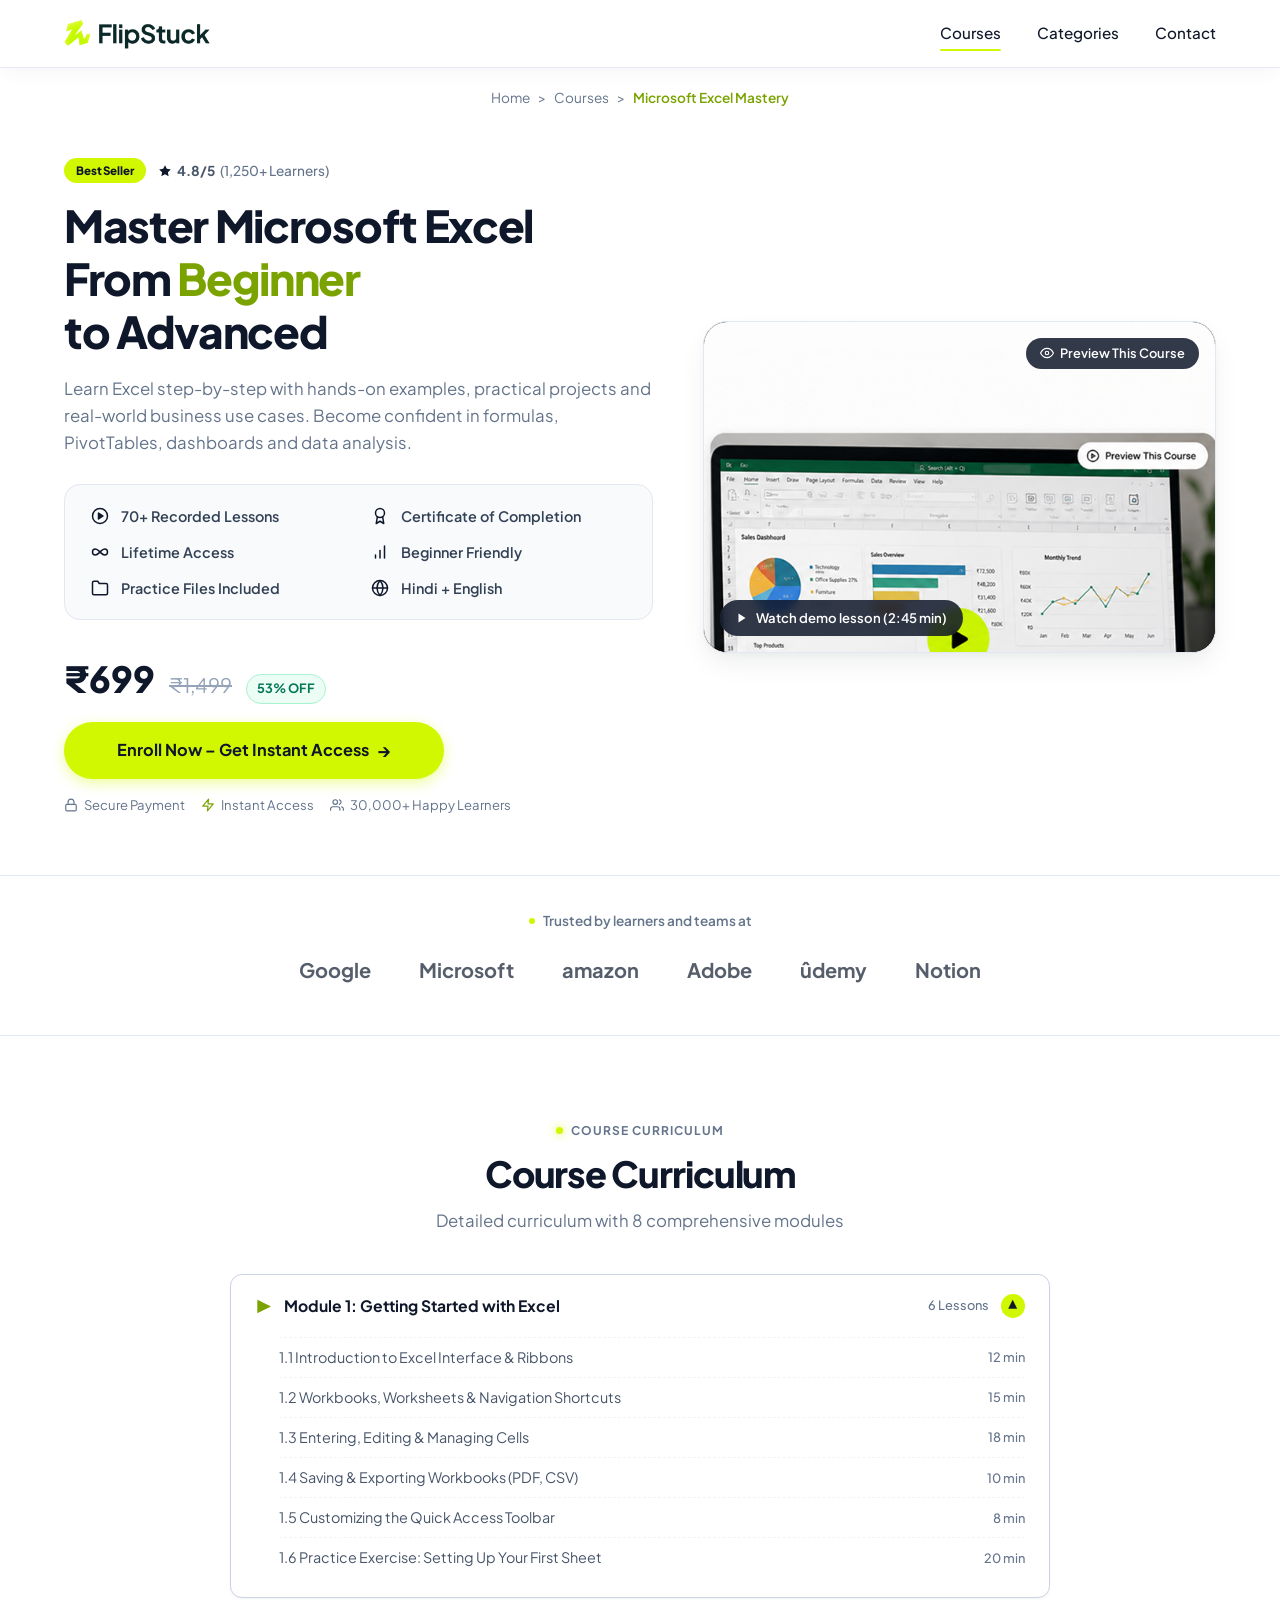
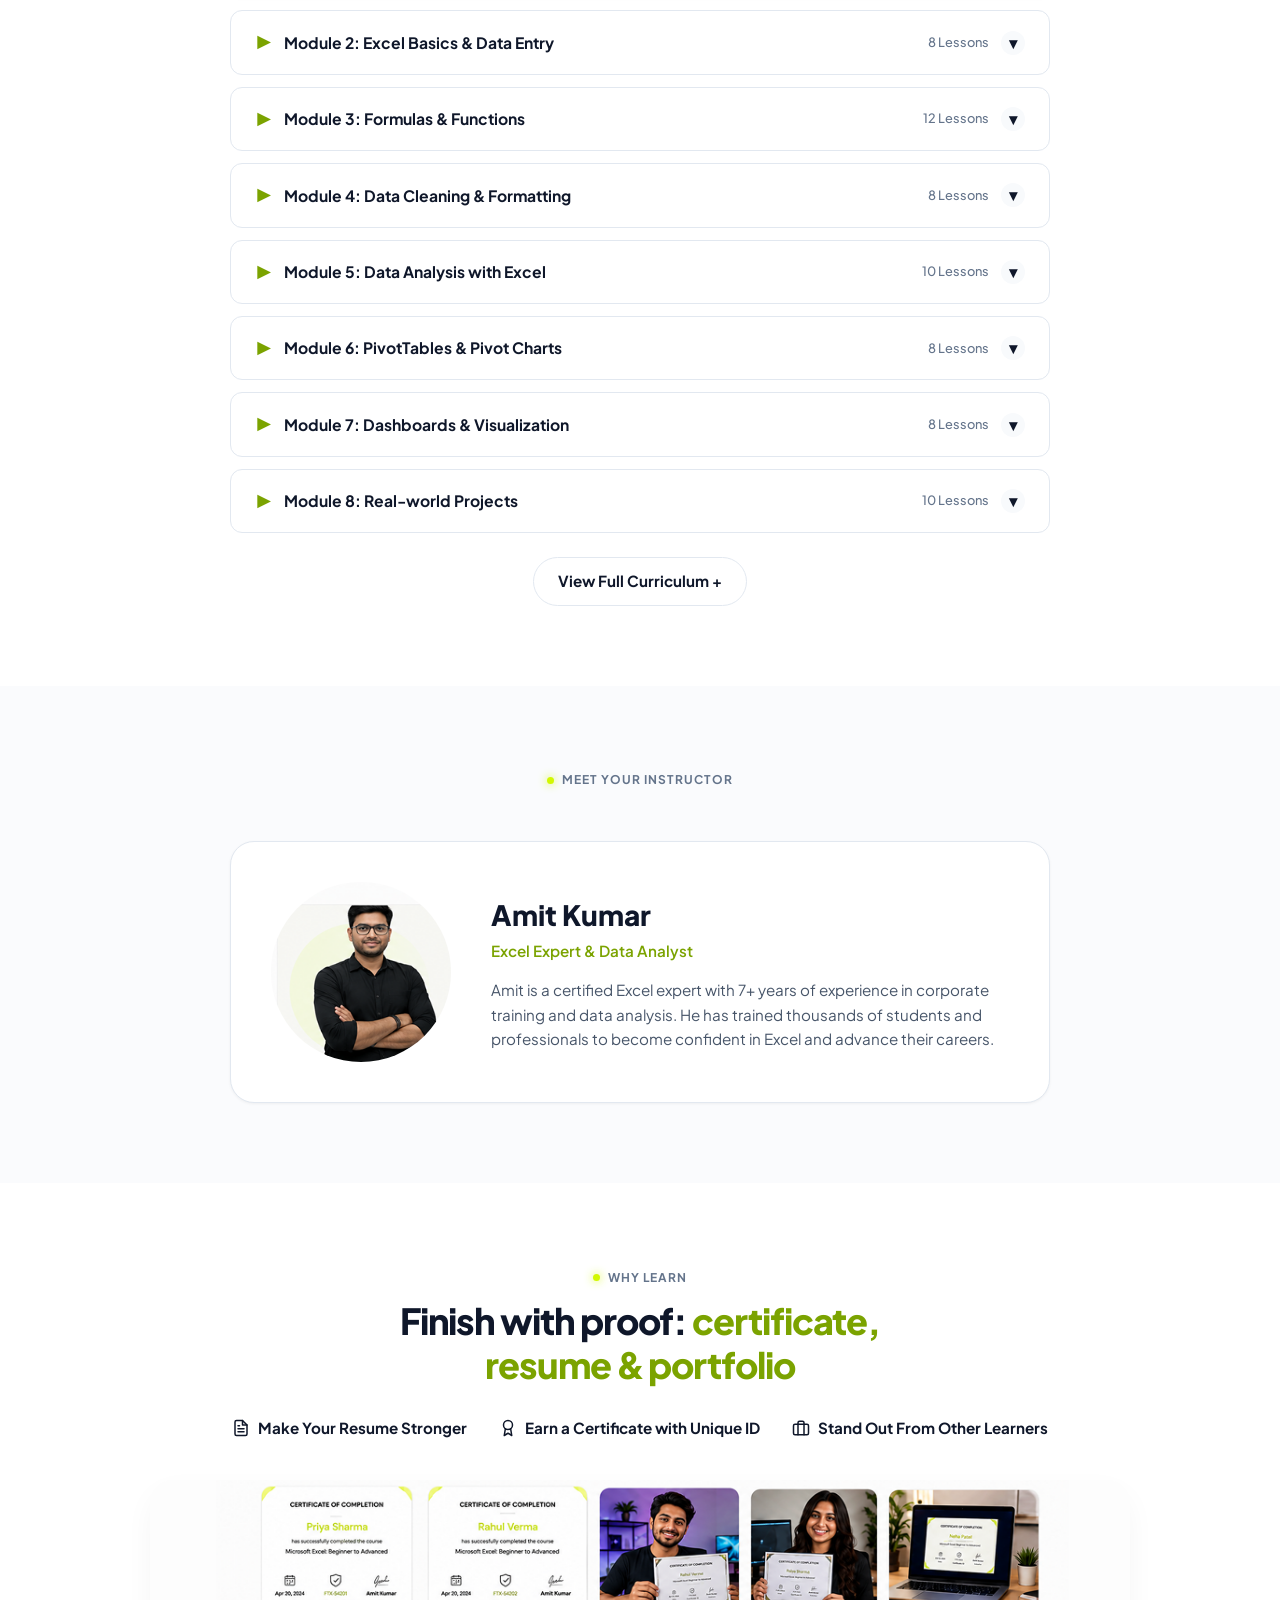
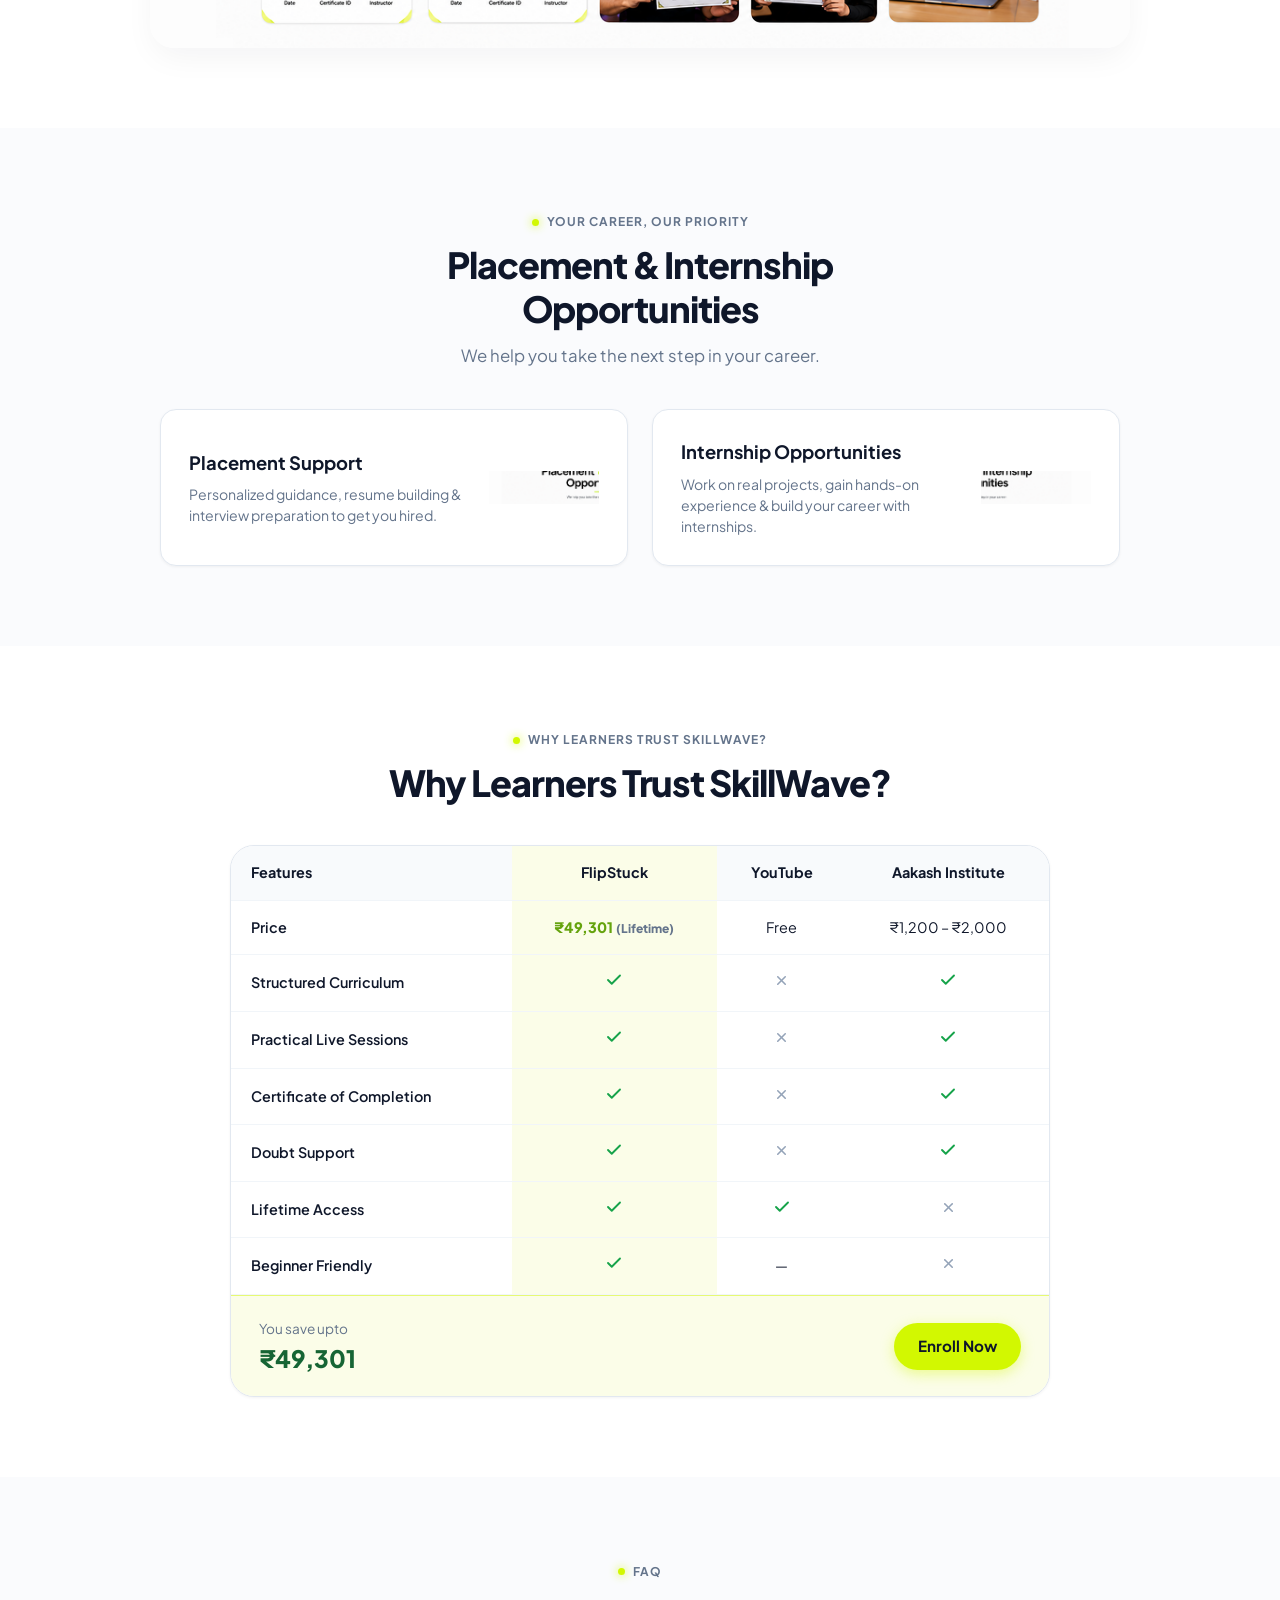
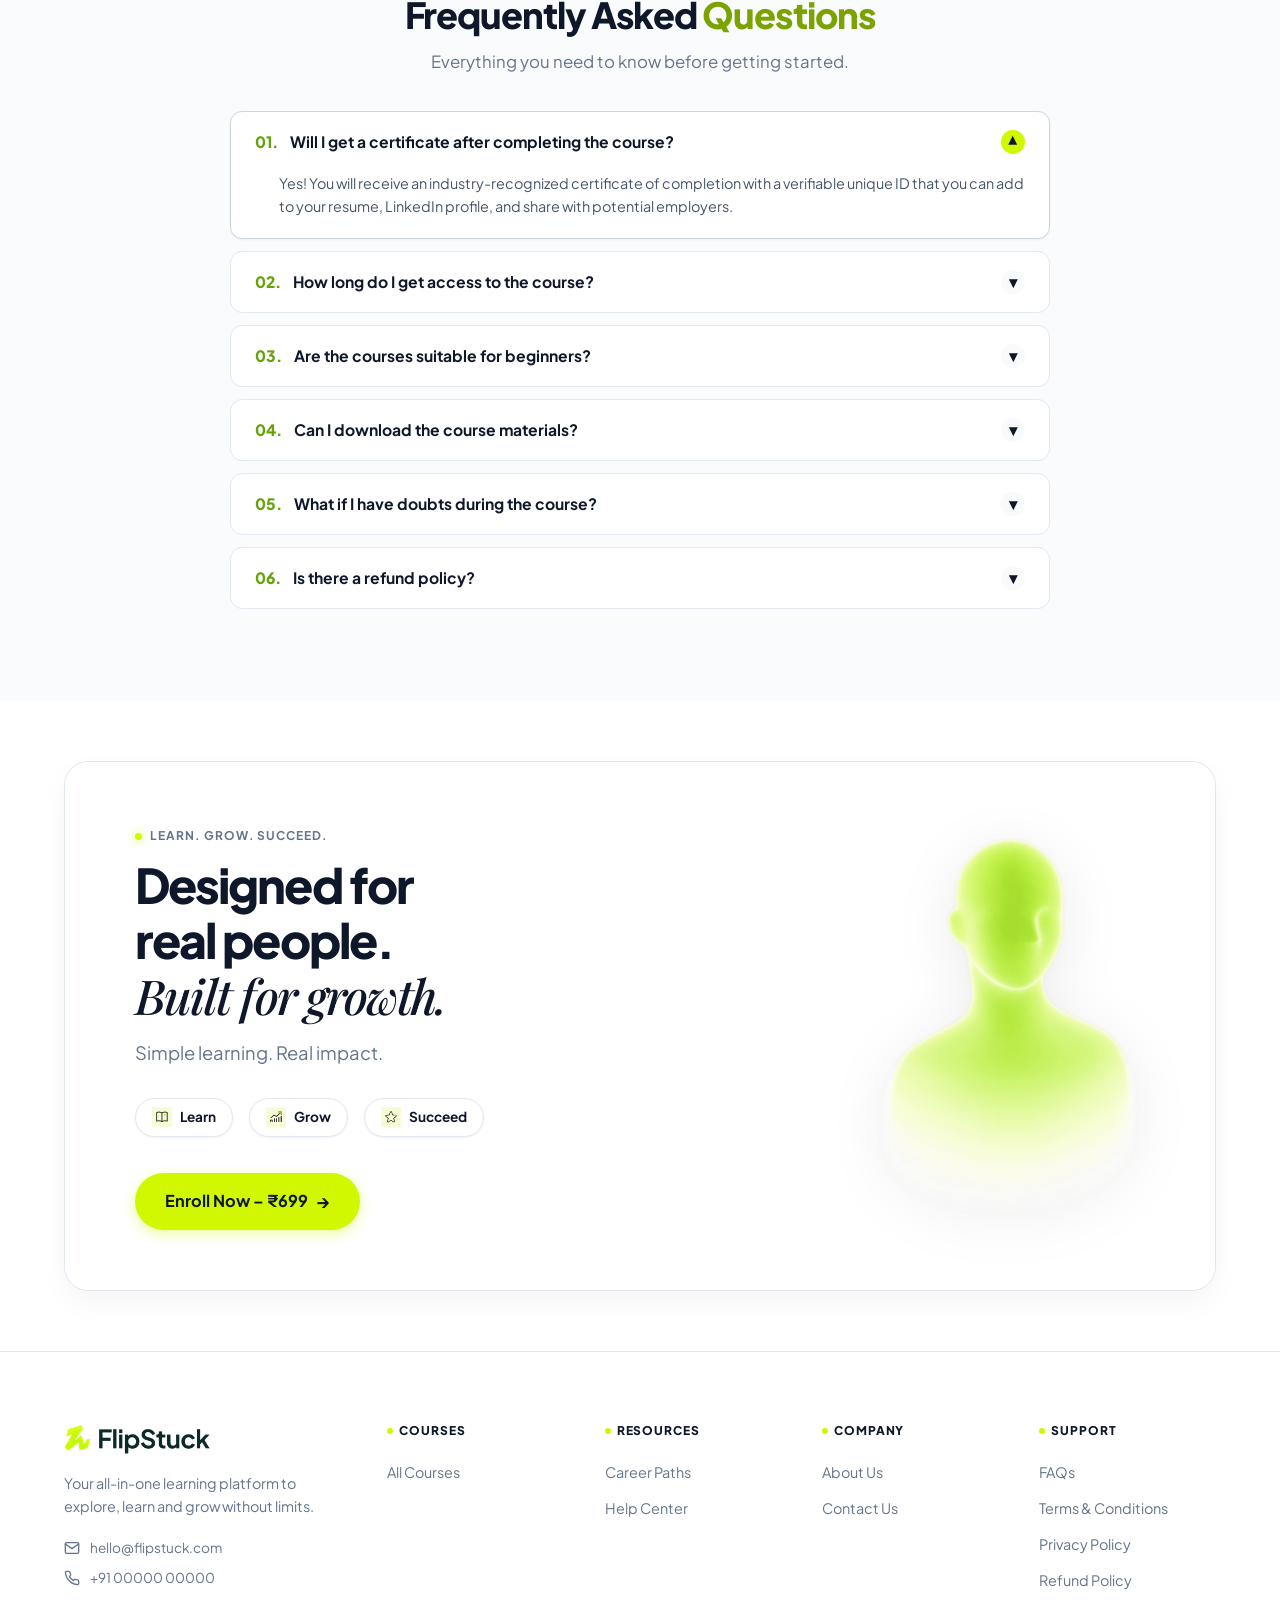
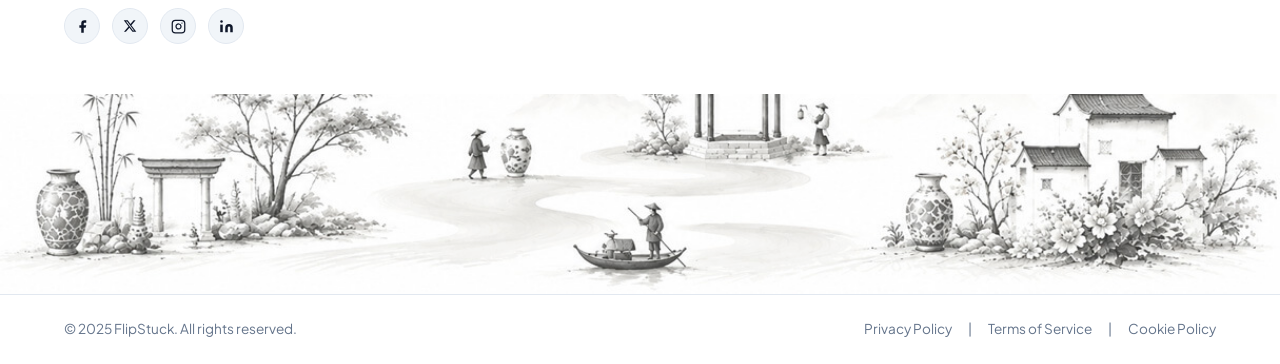
<file: excel-course.html>
<!DOCTYPE html>
<html lang="en">
<head>
  <meta charset="UTF-8">
  <meta name="viewport" content="width=device-width, initial-scale=1.0">
  <title>Master Microsoft Excel From Beginner to Advanced - FlipStuck</title>
  <meta name="description" content="Learn Excel step-by-step with hands-on examples, practical projects, and business use cases. Get certified and boost your career.">
  <link rel="stylesheet" href="css/styles.css">
</head>
<body>

  <!-- Header -->
  <header class="header">
    <div class="container nav-container">
      <a href="index.html" class="logo-link" aria-label="FlipStuck Home">
        <img src="Assets/logo-flip.svg" alt="FlipStuck" class="logo-img">
      </a>

      <input type="checkbox" id="nav-toggle" aria-hidden="true">
      <label for="nav-toggle" class="nav-toggle-label" aria-label="Toggle navigation menu">
        <span></span>
        <span></span>
        <span></span>
      </label>

      <nav class="nav-menu">
        <a href="courses.html" class="nav-link active">Courses</a>
        <a href="index.html#categories" class="nav-link">Categories</a>
        <a href="#contact" class="nav-link">Contact</a>
      </nav>
    </div>
  </header>

  <!-- Breadcrumbs -->
  <div class="breadcrumb-wrap">
    <div class="container">
      <div class="breadcrumb-list">
        <a href="index.html">Home</a>
        <span>&gt;</span>
        <a href="courses.html">Courses</a>
        <span>&gt;</span>
        <span class="breadcrumb-active">Microsoft Excel Mastery</span>
      </div>
    </div>
  </div>

  <!-- Course Hero Section -->
  <section class="course-hero-section">
    <div class="container course-hero-grid">
      <!-- Left Column Details -->
      <div>
        <div class="course-meta-tags">
          <span class="badge-tag badge-bestseller" style="position: static;">Best Seller</span>
          <span style="font-size: 0.85rem; font-weight: 700; color: #475569; display: flex; align-items: center; gap: 5px;">
            <svg width="14" height="14" viewBox="0 0 24 24" fill="#0f172a"><polygon points="12 2 15.09 8.26 22 9.27 17 14.14 18.18 21.02 12 17.77 5.82 21.02 7 14.14 2 9.27 8.91 8.26 12 2"/></svg>
            4.8/5 <span style="font-weight: 500; color: var(--color-text-muted);">(1,250+ Learners)</span>
          </span>
        </div>

        <h1 class="course-page-title">
          Master Microsoft Excel<br>
          From <span class="highlight-lime">Beginner</span><br>
          to Advanced
        </h1>

        <p class="course-page-desc">
          Learn Excel step-by-step with hands-on examples, practical projects and real-world business use cases. Become confident in formulas, PivotTables, dashboards and data analysis.
        </p>

        <!-- Highlights Grid -->
        <div class="course-highlights-grid">
          <div class="highlight-item">
            <span class="highlight-icon-box">
              <svg width="18" height="18" viewBox="0 0 24 24" fill="none" stroke="#0f172a" stroke-width="2" stroke-linecap="round" stroke-linejoin="round">
                <circle cx="12" cy="12" r="10"></circle>
                <polygon points="10 8 16 12 10 16 10 8" fill="#0f172a"></polygon>
              </svg>
            </span>
            <span>70+ Recorded Lessons</span>
          </div>

          <div class="highlight-item">
            <span class="highlight-icon-box">
              <svg width="18" height="18" viewBox="0 0 24 24" fill="none" stroke="#0f172a" stroke-width="2" stroke-linecap="round" stroke-linejoin="round">
                <circle cx="12" cy="8" r="6"></circle>
                <path d="M15.477 12.89 17 22l-5-3-5 3 1.523-9.11"></path>
              </svg>
            </span>
            <span>Certificate of Completion</span>
          </div>

          <div class="highlight-item">
            <span class="highlight-icon-box">
              <svg width="18" height="18" viewBox="0 0 24 24" fill="none" stroke="#0f172a" stroke-width="2" stroke-linecap="round" stroke-linejoin="round">
                <path d="M18.178 8c5.096 0 5.096 8 0 8-2.656 0-4.66-2.584-6.178-4-1.518 1.416-3.522 4-6.178 4-5.096 0-5.096-8 0-8 2.656 0 4.66 2.584 6.178 4 1.518-1.416 3.522-4 6.178-4z"></path>
              </svg>
            </span>
            <span>Lifetime Access</span>
          </div>

          <div class="highlight-item">
            <span class="highlight-icon-box">
              <svg width="18" height="18" viewBox="0 0 24 24" fill="none" stroke="#0f172a" stroke-width="2" stroke-linecap="round" stroke-linejoin="round">
                <line x1="12" y1="20" x2="12" y2="10"></line>
                <line x1="18" y1="20" x2="18" y2="4"></line>
                <line x1="6" y1="20" x2="6" y2="16"></line>
              </svg>
            </span>
            <span>Beginner Friendly</span>
          </div>

          <div class="highlight-item">
            <span class="highlight-icon-box">
              <svg width="18" height="18" viewBox="0 0 24 24" fill="none" stroke="#0f172a" stroke-width="2" stroke-linecap="round" stroke-linejoin="round">
                <path d="M22 19a2 2 0 0 1-2 2H4a2 2 0 0 1-2-2V5a2 2 0 0 1 2-2h5l2 3h9a2 2 0 0 1 2 2z"></path>
              </svg>
            </span>
            <span>Practice Files Included</span>
          </div>

          <div class="highlight-item">
            <span class="highlight-icon-box">
              <svg width="18" height="18" viewBox="0 0 24 24" fill="none" stroke="#0f172a" stroke-width="2" stroke-linecap="round" stroke-linejoin="round">
                <circle cx="12" cy="12" r="10"></circle>
                <line x1="2" y1="12" x2="22" y2="12"></line>
                <path d="M12 2a15.3 15.3 0 0 1 4 10 15.3 15.3 0 0 1-4 10 15.3 15.3 0 0 1-4-10 15.3 15.3 0 0 1 4-10z"></path>
              </svg>
            </span>
            <span>Hindi + English</span>
          </div>
        </div>

        <!-- Pricing & CTA -->
        <div class="course-pricing-cta">
          <div class="price-row">
            <span class="price-current">₹699</span>
            <span class="price-original">₹1,499</span>
            <span class="discount-pill">53% OFF</span>
          </div>

          <a href="checkout.html" class="btn btn-primary btn-lg" style="align-self: flex-start; width: 100%; max-width: 380px;">
            Enroll Now – Get Instant Access <span class="arrow-icon">→</span>
          </a>

          <div class="enroll-microcopy">
            <div class="enroll-microcopy-item">
              <svg width="14" height="14" viewBox="0 0 24 24" fill="none" stroke="#64748b" stroke-width="2" stroke-linecap="round" stroke-linejoin="round"><rect x="3" y="11" width="18" height="11" rx="2" ry="2"></rect><path d="M7 11V7a5 5 0 0 1 10 0v4"></path></svg>
              <span>Secure Payment</span>
            </div>
            <div class="enroll-microcopy-item">
              <svg width="14" height="14" viewBox="0 0 24 24" fill="none" stroke="#7ba300" stroke-width="2" stroke-linecap="round" stroke-linejoin="round"><polygon points="13 2 3 14 12 14 11 22 21 10 12 10 13 2"></polygon></svg>
              <span>Instant Access</span>
            </div>
            <div class="enroll-microcopy-item">
              <svg width="14" height="14" viewBox="0 0 24 24" fill="none" stroke="#64748b" stroke-width="2" stroke-linecap="round" stroke-linejoin="round"><path d="M17 21v-2a4 4 0 0 0-4-4H5a4 4 0 0 0-4 4v2"></path><circle cx="9" cy="7" r="4"></circle><path d="M23 21v-2a4 4 0 0 0-3-3.87"></path><path d="M16 3.13a4 4 0 0 1 0 7.75"></path></svg>
              <span>30,000+ Happy Learners</span>
            </div>
          </div>
        </div>
      </div>

      <!-- Right Media Preview -->
      <div class="course-preview-media">
        <div class="preview-badge">
          <svg width="14" height="14" viewBox="0 0 24 24" fill="none" stroke="#ffffff" stroke-width="2" stroke-linecap="round" stroke-linejoin="round"><path d="M1 12s4-8 11-8 11 8 11 8-4 8-11 8-11-8-11-8z"></path><circle cx="12" cy="12" r="3"></circle></svg>
          <span>Preview This Course</span>
        </div>

        <img src="Assets/courses/course-excel-laptop.png" alt="Excel Course Preview" class="preview-media-img">

        <div class="play-demo-pill">
          <svg width="12" height="12" viewBox="0 0 24 24" fill="#ffffff"><polygon points="5 3 19 12 5 21 5 3"/></svg>
          <span>Watch demo lesson (2:45 min)</span>
        </div>
      </div>
    </div>
  </section>

  <!-- Trusted By Bar -->
  <section class="trusted-bar" style="border-top: 1px solid var(--color-border); border-bottom: 1px solid var(--color-border);">
    <div class="container">
      <div class="trusted-label">Trusted by learners and teams at</div>
      <div class="logos-grid">
        <div class="brand-logo">Google</div>
        <div class="brand-logo">Microsoft</div>
        <div class="brand-logo">amazon</div>
        <div class="brand-logo">Adobe</div>
        <div class="brand-logo">ûdemy</div>
        <div class="brand-logo">Notion</div>
      </div>
    </div>
  </section>

  <!-- Course Curriculum Section -->
  <section class="section">
    <div class="container">
      <div class="text-center">
        <div class="section-tag">Course Curriculum</div>
        <h2 class="section-title">Course Curriculum</h2>
        <p class="section-subtitle">Detailed curriculum with 8 comprehensive modules</p>
      </div>

      <div class="curriculum-wrap">
        <!-- Module 1 -->
        <details class="accordion-item" open>
          <summary class="accordion-summary">
            <div class="summary-left">
              <span class="summary-bullet">▶</span>
              <span>Module 1: Getting Started with Excel</span>
            </div>
            <div class="summary-right">
              <span class="lesson-badge">6 Lessons</span>
              <span class="summary-arrow">▾</span>
            </div>
          </summary>
          <div class="accordion-content">
            <ul class="curriculum-lesson-list">
              <li><span>1.1 Introduction to Excel Interface &amp; Ribbons</span> <span class="lesson-badge">12 min</span></li>
              <li><span>1.2 Workbooks, Worksheets &amp; Navigation Shortcuts</span> <span class="lesson-badge">15 min</span></li>
              <li><span>1.3 Entering, Editing &amp; Managing Cells</span> <span class="lesson-badge">18 min</span></li>
              <li><span>1.4 Saving &amp; Exporting Workbooks (PDF, CSV)</span> <span class="lesson-badge">10 min</span></li>
              <li><span>1.5 Customizing the Quick Access Toolbar</span> <span class="lesson-badge">8 min</span></li>
              <li><span>1.6 Practice Exercise: Setting Up Your First Sheet</span> <span class="lesson-badge">20 min</span></li>
            </ul>
          </div>
        </details>

        <!-- Module 2 -->
        <details class="accordion-item">
          <summary class="accordion-summary">
            <div class="summary-left">
              <span class="summary-bullet">▶</span>
              <span>Module 2: Excel Basics &amp; Data Entry</span>
            </div>
            <div class="summary-right">
              <span class="lesson-badge">8 Lessons</span>
              <span class="summary-arrow">▾</span>
            </div>
          </summary>
          <div class="accordion-content">
            <ul class="curriculum-lesson-list">
              <li><span>2.1 Data Types: Numbers, Text, Dates &amp; Currencies</span> <span class="lesson-badge">14 min</span></li>
              <li><span>2.2 Autofill, Flash Fill &amp; Series Generation</span> <span class="lesson-badge">16 min</span></li>
              <li><span>2.3 Find, Replace &amp; Go To Special</span> <span class="lesson-badge">12 min</span></li>
              <li><span>2.4 Sorting &amp; Filtering Essentials</span> <span class="lesson-badge">20 min</span></li>
              <li><span>2.5 Data Validation: Dropdown Lists &amp; Rules</span> <span class="lesson-badge">18 min</span></li>
              <li><span>2.6 Hands-on Practice Dataset</span> <span class="lesson-badge">25 min</span></li>
            </ul>
          </div>
        </details>

        <!-- Module 3 -->
        <details class="accordion-item">
          <summary class="accordion-summary">
            <div class="summary-left">
              <span class="summary-bullet">▶</span>
              <span>Module 3: Formulas &amp; Functions</span>
            </div>
            <div class="summary-right">
              <span class="lesson-badge">12 Lessons</span>
              <span class="summary-arrow">▾</span>
            </div>
          </summary>
          <div class="accordion-content">
            <ul class="curriculum-lesson-list">
              <li><span>3.1 Basic Arithmetic &amp; Relative vs Absolute References ($)</span> <span class="lesson-badge">20 min</span></li>
              <li><span>3.2 SUM, AVERAGE, COUNT, COUNTA, MAX, MIN</span> <span class="lesson-badge">18 min</span></li>
              <li><span>3.3 Logical Functions: IF, AND, OR, IFS, Nested IFs</span> <span class="lesson-badge">25 min</span></li>
              <li><span>3.4 SUMIF, SUMIFS, COUNTIF, COUNTIFS</span> <span class="lesson-badge">22 min</span></li>
              <li><span>3.5 VLOOKUP, HLOOKUP &amp; XLOOKUP Mastery</span> <span class="lesson-badge">30 min</span></li>
              <li><span>3.6 INDEX &amp; MATCH: The Flexible Lookup Combo</span> <span class="lesson-badge">25 min</span></li>
            </ul>
          </div>
        </details>

        <!-- Module 4 -->
        <details class="accordion-item">
          <summary class="accordion-summary">
            <div class="summary-left">
              <span class="summary-bullet">▶</span>
              <span>Module 4: Data Cleaning &amp; Formatting</span>
            </div>
            <div class="summary-right">
              <span class="lesson-badge">8 Lessons</span>
              <span class="summary-arrow">▾</span>
            </div>
          </summary>
          <div class="accordion-content">
            <p>Master text manipulation functions (TRIM, CLEAN, CONCATENATE, TEXTJOIN, LEFT, RIGHT, MID) and conditional formatting to highlight trends.</p>
          </div>
        </details>

        <!-- Module 5 -->
        <details class="accordion-item">
          <summary class="accordion-summary">
            <div class="summary-left">
              <span class="summary-bullet">▶</span>
              <span>Module 5: Data Analysis with Excel</span>
            </div>
            <div class="summary-right">
              <span class="lesson-badge">10 Lessons</span>
              <span class="summary-arrow">▾</span>
            </div>
          </summary>
          <div class="accordion-content">
            <p>Perform What-If Analysis, Goal Seek, Scenario Manager, and Data Tables on real sales and business models.</p>
          </div>
        </details>

        <!-- Module 6 -->
        <details class="accordion-item">
          <summary class="accordion-summary">
            <div class="summary-left">
              <span class="summary-bullet">▶</span>
              <span>Module 6: PivotTables &amp; Pivot Charts</span>
            </div>
            <div class="summary-right">
              <span class="lesson-badge">8 Lessons</span>
              <span class="summary-arrow">▾</span>
            </div>
          </summary>
          <div class="accordion-content">
            <p>Summarize thousands of rows in seconds. Create calculated fields, timelines, slicers, and interactive pivot charts.</p>
          </div>
        </details>

        <!-- Module 7 -->
        <details class="accordion-item">
          <summary class="accordion-summary">
            <div class="summary-left">
              <span class="summary-bullet">▶</span>
              <span>Module 7: Dashboards &amp; Visualization</span>
            </div>
            <div class="summary-right">
              <span class="lesson-badge">8 Lessons</span>
              <span class="summary-arrow">▾</span>
            </div>
          </summary>
          <div class="accordion-content">
            <p>Design executive KPI dashboards with dynamic charts, interactive filters, color themes, and presentation-ready layouts.</p>
          </div>
        </details>

        <!-- Module 8 -->
        <details class="accordion-item">
          <summary class="accordion-summary">
            <div class="summary-left">
              <span class="summary-bullet">▶</span>
              <span>Module 8: Real-world Projects</span>
            </div>
            <div class="summary-right">
              <span class="lesson-badge">10 Lessons</span>
              <span class="summary-arrow">▾</span>
            </div>
          </summary>
          <div class="accordion-content">
            <p>End-to-end industry capstone projects: E-commerce Sales Performance, Financial Budget Tracker, and HR Employee Attendance Analysis.</p>
          </div>
        </details>

        <div class="text-center" style="margin-top: 24px;">
          <a href="#curriculum-full" class="btn btn-outline">View Full Curriculum +</a>
        </div>
      </div>
    </div>
  </section>

  <!-- Instructor Section -->
  <section class="section section-subtle">
    <div class="container">
      <div class="text-center">
        <div class="section-tag">Meet Your Instructor</div>
      </div>

      <div class="instructor-card-wrap">
        <img src="Assets/instructors/amit-kumar.png" alt="Amit Kumar" class="instructor-photo">
        <div>
          <h2 class="instructor-info-name">Amit Kumar</h2>
          <div class="instructor-info-title">Excel Expert &amp; Data Analyst</div>
          <p class="instructor-info-bio">
            Amit is a certified Excel expert with 7+ years of experience in corporate training and data analysis. He has trained thousands of students and professionals to become confident in Excel and advance their careers.
          </p>
        </div>
      </div>
    </div>
  </section>

  <!-- Finish with Proof (Certificates) -->
  <section class="section">
    <div class="container text-center">
      <div class="section-tag">Why Learn</div>
      <h2 class="section-title">
        Finish with proof: <span class="highlight-lime">certificate,<br>resume &amp; portfolio</span>
      </h2>

      <div class="proof-badges-list" style="display: flex; justify-content: center; gap: 32px; flex-wrap: wrap; margin: 30px 0 40px;">
        <div class="proof-badge-item" style="display: flex; align-items: center; gap: 8px; font-weight: 700; font-size: 0.95rem;">
          <svg width="18" height="18" viewBox="0 0 24 24" fill="none" stroke="#0f172a" stroke-width="2" stroke-linecap="round" stroke-linejoin="round"><path d="M14 2H6a2 2 0 0 0-2 2v16a2 2 0 0 0 2 2h12a2 2 0 0 0 2-2V8z"></path><polyline points="14 2 14 8 20 8"></polyline><line x1="16" y1="13" x2="8" y2="13"></line><line x1="16" y1="17" x2="8" y2="17"></line><polyline points="10 9 9 9 8 9"></polyline></svg>
          <span>Make Your Resume Stronger</span>
        </div>
        <div class="proof-badge-item" style="display: flex; align-items: center; gap: 8px; font-weight: 700; font-size: 0.95rem;">
          <svg width="18" height="18" viewBox="0 0 24 24" fill="none" stroke="#0f172a" stroke-width="2" stroke-linecap="round" stroke-linejoin="round"><circle cx="12" cy="8" r="6"></circle><path d="M15.477 12.89 17 22l-5-3-5 3 1.523-9.11"></path></svg>
          <span>Earn a Certificate with Unique ID</span>
        </div>
        <div class="proof-badge-item" style="display: flex; align-items: center; gap: 8px; font-weight: 700; font-size: 0.95rem;">
          <svg width="18" height="18" viewBox="0 0 24 24" fill="none" stroke="#0f172a" stroke-width="2" stroke-linecap="round" stroke-linejoin="round"><rect x="2" y="7" width="20" height="14" rx="2" ry="2"></rect><path d="M16 21V5a2 2 0 0 0-2-2h-4a2 2 0 0 0-2 2v16"></path></svg>
          <span>Stand Out From Other Learners</span>
        </div>
      </div>

      <div style="max-width: 980px; margin: 0 auto;">
        <img src="Assets/certificates/cert-gallery.png" alt="Certificates and student showcase" style="width: 100%; border-radius: var(--radius-xl); box-shadow: var(--shadow-card);">
      </div>
    </div>
  </section>

  <!-- Placement & Internship Opportunities -->
  <section class="section section-subtle">
    <div class="container">
      <div class="text-center">
        <div class="section-tag">Your Career, Our Priority</div>
        <h2 class="section-title">Placement &amp; Internship<br>Opportunities</h2>
        <p class="section-subtitle">We help you take the next step in your career.</p>
      </div>

      <div class="placement-grid">
        <div class="placement-card">
          <div class="placement-card-body">
            <h3>Placement Support</h3>
            <p>Personalized guidance, resume building &amp; interview preparation to get you hired.</p>
          </div>
          <img src="Assets/courses/placement-support.png" alt="Placement Support" class="placement-img">
        </div>

        <div class="placement-card">
          <div class="placement-card-body">
            <h3>Internship Opportunities</h3>
            <p>Work on real projects, gain hands-on experience &amp; build your career with internships.</p>
          </div>
          <img src="Assets/courses/internship-opportunities.png" alt="Internship Opportunities" class="placement-img">
        </div>
      </div>
    </div>
  </section>

  <!-- Comparison Table Matrix (SkillWave vs YouTube vs Aakash) -->
  <section class="section" id="comparison">
    <div class="container">
      <div class="text-center">
        <div class="section-tag">Why Learners Trust SkillWave?</div>
        <h2 class="section-title">Why Learners Trust SkillWave?</h2>
      </div>

      <div class="comparison-wrap">
        <div class="table-responsive">
          <table class="comparison-table">
            <thead>
              <tr>
                <th style="text-align: left;">Features</th>
                <th class="col-highlight">FlipStuck</th>
                <th>YouTube</th>
                <th>Aakash Institute</th>
              </tr>
            </thead>
            <tbody>
              <tr>
                <td style="text-align: left; font-weight: 600;">Price</td>
                <td class="col-highlight" style="color: #65a30d; font-weight: 800;">₹49,301 <span style="font-size: 0.75rem; color: var(--color-text-muted);">(Lifetime)</span></td>
                <td>Free</td>
                <td>₹1,200 – ₹2,000</td>
              </tr>
              <tr>
                <td style="text-align: left; font-weight: 600;">Structured Curriculum</td>
                <td class="col-highlight"><span class="check-glyph"><svg width="18" height="18" viewBox="0 0 24 24" fill="none" stroke="#16a34a" stroke-width="2.5" stroke-linecap="round" stroke-linejoin="round"><polyline points="20 6 9 17 4 12"></polyline></svg></span></td>
                <td><span class="cross-glyph"><svg width="15" height="15" viewBox="0 0 24 24" fill="none" stroke="#94a3b8" stroke-width="2.5" stroke-linecap="round" stroke-linejoin="round"><line x1="18" y1="6" x2="6" y2="18"></line><line x1="6" y1="6" x2="18" y2="18"></line></svg></span></td>
                <td><span class="check-glyph"><svg width="18" height="18" viewBox="0 0 24 24" fill="none" stroke="#16a34a" stroke-width="2.5" stroke-linecap="round" stroke-linejoin="round"><polyline points="20 6 9 17 4 12"></polyline></svg></span></td>
              </tr>
              <tr>
                <td style="text-align: left; font-weight: 600;">Practical Live Sessions</td>
                <td class="col-highlight"><span class="check-glyph"><svg width="18" height="18" viewBox="0 0 24 24" fill="none" stroke="#16a34a" stroke-width="2.5" stroke-linecap="round" stroke-linejoin="round"><polyline points="20 6 9 17 4 12"></polyline></svg></span></td>
                <td><span class="cross-glyph"><svg width="15" height="15" viewBox="0 0 24 24" fill="none" stroke="#94a3b8" stroke-width="2.5" stroke-linecap="round" stroke-linejoin="round"><line x1="18" y1="6" x2="6" y2="18"></line><line x1="6" y1="6" x2="18" y2="18"></line></svg></span></td>
                <td><span class="check-glyph"><svg width="18" height="18" viewBox="0 0 24 24" fill="none" stroke="#16a34a" stroke-width="2.5" stroke-linecap="round" stroke-linejoin="round"><polyline points="20 6 9 17 4 12"></polyline></svg></span></td>
              </tr>
              <tr>
                <td style="text-align: left; font-weight: 600;">Certificate of Completion</td>
                <td class="col-highlight"><span class="check-glyph"><svg width="18" height="18" viewBox="0 0 24 24" fill="none" stroke="#16a34a" stroke-width="2.5" stroke-linecap="round" stroke-linejoin="round"><polyline points="20 6 9 17 4 12"></polyline></svg></span></td>
                <td><span class="cross-glyph"><svg width="15" height="15" viewBox="0 0 24 24" fill="none" stroke="#94a3b8" stroke-width="2.5" stroke-linecap="round" stroke-linejoin="round"><line x1="18" y1="6" x2="6" y2="18"></line><line x1="6" y1="6" x2="18" y2="18"></line></svg></span></td>
                <td><span class="check-glyph"><svg width="18" height="18" viewBox="0 0 24 24" fill="none" stroke="#16a34a" stroke-width="2.5" stroke-linecap="round" stroke-linejoin="round"><polyline points="20 6 9 17 4 12"></polyline></svg></span></td>
              </tr>
              <tr>
                <td style="text-align: left; font-weight: 600;">Doubt Support</td>
                <td class="col-highlight"><span class="check-glyph"><svg width="18" height="18" viewBox="0 0 24 24" fill="none" stroke="#16a34a" stroke-width="2.5" stroke-linecap="round" stroke-linejoin="round"><polyline points="20 6 9 17 4 12"></polyline></svg></span></td>
                <td><span class="cross-glyph"><svg width="15" height="15" viewBox="0 0 24 24" fill="none" stroke="#94a3b8" stroke-width="2.5" stroke-linecap="round" stroke-linejoin="round"><line x1="18" y1="6" x2="6" y2="18"></line><line x1="6" y1="6" x2="18" y2="18"></line></svg></span></td>
                <td><span class="check-glyph"><svg width="18" height="18" viewBox="0 0 24 24" fill="none" stroke="#16a34a" stroke-width="2.5" stroke-linecap="round" stroke-linejoin="round"><polyline points="20 6 9 17 4 12"></polyline></svg></span></td>
              </tr>
              <tr>
                <td style="text-align: left; font-weight: 600;">Lifetime Access</td>
                <td class="col-highlight"><span class="check-glyph"><svg width="18" height="18" viewBox="0 0 24 24" fill="none" stroke="#16a34a" stroke-width="2.5" stroke-linecap="round" stroke-linejoin="round"><polyline points="20 6 9 17 4 12"></polyline></svg></span></td>
                <td><span class="check-glyph"><svg width="18" height="18" viewBox="0 0 24 24" fill="none" stroke="#16a34a" stroke-width="2.5" stroke-linecap="round" stroke-linejoin="round"><polyline points="20 6 9 17 4 12"></polyline></svg></span></td>
                <td><span class="cross-glyph"><svg width="15" height="15" viewBox="0 0 24 24" fill="none" stroke="#94a3b8" stroke-width="2.5" stroke-linecap="round" stroke-linejoin="round"><line x1="18" y1="6" x2="6" y2="18"></line><line x1="6" y1="6" x2="18" y2="18"></line></svg></span></td>
              </tr>
              <tr>
                <td style="text-align: left; font-weight: 600;">Beginner Friendly</td>
                <td class="col-highlight"><span class="check-glyph"><svg width="18" height="18" viewBox="0 0 24 24" fill="none" stroke="#16a34a" stroke-width="2.5" stroke-linecap="round" stroke-linejoin="round"><polyline points="20 6 9 17 4 12"></polyline></svg></span></td>
                <td>—</td>
                <td><span class="cross-glyph"><svg width="15" height="15" viewBox="0 0 24 24" fill="none" stroke="#94a3b8" stroke-width="2.5" stroke-linecap="round" stroke-linejoin="round"><line x1="18" y1="6" x2="6" y2="18"></line><line x1="6" y1="6" x2="18" y2="18"></line></svg></span></td>
              </tr>
            </tbody>
          </table>
        </div>

        <div class="comparison-footer">
          <div>
            <span style="font-size: 0.85rem; color: var(--color-text-muted);">You save upto</span>
            <div style="font-size: 1.5rem; font-weight: 800; color: #166534;">₹49,301</div>
          </div>
          <a href="checkout.html" class="btn btn-primary">Enroll Now</a>
        </div>
      </div>
    </div>
  </section>

  <!-- FAQ Section -->
  <section class="section section-subtle" id="faq">
    <div class="container">
      <div class="text-center">
        <div class="section-tag">FAQ</div>
        <h2 class="section-title">
          Frequently Asked <span class="highlight-lime">Questions</span>
        </h2>
        <p class="section-subtitle">Everything you need to know before getting started.</p>
      </div>

      <div class="curriculum-wrap" style="margin-top: 36px;">
        <!-- Q1 -->
        <details class="accordion-item" open>
          <summary class="accordion-summary">
            <div class="summary-left">
              <span style="color: #65a30d; font-weight: 800;">01.</span>
              <span>Will I get a certificate after completing the course?</span>
            </div>
            <span class="summary-arrow">▾</span>
          </summary>
          <div class="accordion-content">
            <p>Yes! You will receive an industry-recognized certificate of completion with a verifiable unique ID that you can add to your resume, LinkedIn profile, and share with potential employers.</p>
          </div>
        </details>

        <!-- Q2 -->
        <details class="accordion-item">
          <summary class="accordion-summary">
            <div class="summary-left">
              <span style="color: #65a30d; font-weight: 800;">02.</span>
              <span>How long do I get access to the course?</span>
            </div>
            <span class="summary-arrow">▾</span>
          </summary>
          <div class="accordion-content">
            <p>You receive full lifetime access! This includes all 70+ lessons, future course updates, and all downloadable practice Excel workbooks.</p>
          </div>
        </details>

        <!-- Q3 -->
        <details class="accordion-item">
          <summary class="accordion-summary">
            <div class="summary-left">
              <span style="color: #65a30d; font-weight: 800;">03.</span>
              <span>Are the courses suitable for beginners?</span>
            </div>
            <span class="summary-arrow">▾</span>
          </summary>
          <div class="accordion-content">
            <p>Absolutely. The course starts from the absolute fundamentals of the interface and navigations, before progressing steadily to formulas, PivotTables, and advanced business dashboards.</p>
          </div>
        </details>

        <!-- Q4 -->
        <details class="accordion-item">
          <summary class="accordion-summary">
            <div class="summary-left">
              <span style="color: #65a30d; font-weight: 800;">04.</span>
              <span>Can I download the course materials?</span>
            </div>
            <span class="summary-arrow">▾</span>
          </summary>
          <div class="accordion-content">
            <p>Yes, all sample Excel spreadsheets, raw datasets, cheat sheets, and templates are available for instant offline download.</p>
          </div>
        </details>

        <!-- Q5 -->
        <details class="accordion-item">
          <summary class="accordion-summary">
            <div class="summary-left">
              <span style="color: #65a30d; font-weight: 800;">05.</span>
              <span>What if I have doubts during the course?</span>
            </div>
            <span class="summary-arrow">▾</span>
          </summary>
          <div class="accordion-content">
            <p>You can post questions directly inside the learner discussion portal, where our expert teaching assistants and instructor Amit Kumar provide dedicated doubt support.</p>
          </div>
        </details>

        <!-- Q6 -->
        <details class="accordion-item">
          <summary class="accordion-summary">
            <div class="summary-left">
              <span style="color: #65a30d; font-weight: 800;">06.</span>
              <span>Is there a refund policy?</span>
            </div>
            <span class="summary-arrow">▾</span>
          </summary>
          <div class="accordion-content">
            <p>Yes, we offer a hassle-free 7-day money-back guarantee if you are not fully satisfied with the course experience.</p>
          </div>
        </details>
      </div>
    </div>
  </section>

  <!-- Designed for Real People Banner -->
  <section class="container">
    <div class="banner-growth">
      <div class="banner-content">
        <div class="section-tag">Learn. Grow. Succeed.</div>
        <h2 class="banner-heading">
          Designed for<br>real people.<br>
          <span class="italic-serif">Built for growth.</span>
        </h2>
        <p class="banner-sub">Simple learning. Real impact.</p>

        <div class="banner-pills">
          <div class="growth-pill">
            <img src="Assets/learn-icon.jpg" alt="Learn" class="growth-pill-icon">
            <span>Learn</span>
          </div>
          <div class="growth-pill">
            <img src="Assets/grow-icon.jpg" alt="Grow" class="growth-pill-icon">
            <span>Grow</span>
          </div>
          <div class="growth-pill">
            <img src="Assets/star-icon.jpg" alt="Succeed" class="growth-pill-icon">
            <span>Succeed</span>
          </div>
        </div>

        <a href="checkout.html" class="btn btn-primary btn-lg">
          Enroll Now – ₹699 <span class="arrow-icon">→</span>
        </a>
      </div>

      <div class="banner-visual">
        <img src="Assets/human.png" alt="Growth Human Silhouette" class="human-silhouette">
      </div>
    </div>
  </section>

  <!-- Footer -->
  <footer class="footer" id="contact">
    <div class="container">
      <div class="footer-main">
        <div class="footer-brand">
          <img src="Assets/logo-flip.svg" alt="FlipStuck" class="footer-logo">
          <p class="footer-tagline">
            Your all-in-one learning platform to explore, learn and grow without limits.
          </p>
          <div class="footer-contact-item">
            <svg width="16" height="16" viewBox="0 0 24 24" fill="none" stroke="#64748b" stroke-width="2" stroke-linecap="round" stroke-linejoin="round">
              <path d="M4 4h16c1.1 0 2 .9 2 2v12c0 1.1-.9 2-2 2H4c-1.1 0-2-.9-2-2V6c0-1.1.9-2 2-2z"></path>
              <polyline points="22,6 12,13 2,6"></polyline>
            </svg>
            <span>hello@flipstuck.com</span>
          </div>
          <div class="footer-contact-item">
            <svg width="16" height="16" viewBox="0 0 24 24" fill="none" stroke="#64748b" stroke-width="2" stroke-linecap="round" stroke-linejoin="round">
              <path d="M22 16.92v3a2 2 0 0 1-2.18 2 19.79 19.79 0 0 1-8.63-3.07 19.5 19.5 0 0 1-6-6 19.79 19.79 0 0 1-3.07-8.67A2 2 0 0 1 4.11 2h3a2 2 0 0 1 2 1.72 12.84 12.84 0 0 0 .7 2.81 2 2 0 0 1-.45 2.11L8.09 9.91a16 16 0 0 0 6 6l1.27-1.27a2 2 0 0 1 2.11-.45 12.84 12.84 0 0 0 2.81.7A2 2 0 0 1 22 16.92z"></path>
            </svg>
            <span>+91 00000 00000</span>
          </div>
          <div class="footer-socials">
            <a href="#" class="social-icon-btn" aria-label="Facebook">
              <svg width="15" height="15" viewBox="0 0 24 24" fill="currentColor"><path d="M18 2h-3a5 5 0 0 0-5 5v3H7v4h3v8h4v-8h3l1-4h-4V7a1 1 0 0 1 1-1h3z"/></svg>
            </a>
            <a href="#" class="social-icon-btn" aria-label="X / Twitter">
              <svg width="14" height="14" viewBox="0 0 24 24" fill="currentColor"><path d="M18.244 2.25h3.308l-7.227 8.26 8.502 11.24H16.17l-5.214-6.817L4.99 21.75H1.68l7.73-8.835L1.254 2.25H8.08l4.713 6.231zm-1.161 17.52h1.833L7.084 4.126H5.117z"/></svg>
            </a>
            <a href="#" class="social-icon-btn" aria-label="Instagram">
              <svg width="15" height="15" viewBox="0 0 24 24" fill="none" stroke="currentColor" stroke-width="2" stroke-linecap="round" stroke-linejoin="round"><rect x="2" y="2" width="20" height="20" rx="5" ry="5"></rect><path d="M16 11.37A4 4 0 1 1 12.63 8 4 4 0 0 1 16 11.37z"></path><line x1="17.5" y1="6.5" x2="17.51" y2="6.5"></line></svg>
            </a>
            <a href="#" class="social-icon-btn" aria-label="LinkedIn">
              <svg width="15" height="15" viewBox="0 0 24 24" fill="currentColor"><path d="M16 8a6 6 0 0 1 6 6v7h-4v-7a2 2 0 0 0-2-2 2 2 0 0 0-2 2v7h-4v-7a6 6 0 0 1 6-6z"></path><rect x="2" y="9" width="4" height="12"></rect><circle cx="4" cy="4" r="2"></circle></svg>
            </a>
          </div>
        </div>

        <div>
          <h4 class="footer-col-title">Courses</h4>
          <ul class="footer-links-list">
            <li><a href="courses.html">All Courses</a></li>
          </ul>
        </div>

        <div>
          <h4 class="footer-col-title">Resources</h4>
          <ul class="footer-links-list">
            <li><a href="#">Career Paths</a></li>
            <li><a href="#">Help Center</a></li>
          </ul>
        </div>

        <div>
          <h4 class="footer-col-title">Company</h4>
          <ul class="footer-links-list">
            <li><a href="#">About Us</a></li>
            <li><a href="#contact">Contact Us</a></li>
          </ul>
        </div>

        <div>
          <h4 class="footer-col-title">Support</h4>
          <ul class="footer-links-list">
            <li><a href="#faq">FAQs</a></li>
            <li><a href="#">Terms &amp; Conditions</a></li>
            <li><a href="#">Privacy Policy</a></li>
            <li><a href="#">Refund Policy</a></li>
          </ul>
        </div>
      </div>
    </div>

    <!-- Asian Landscape Art Panorama -->
    <div class="footer-landscape-wrap">
      <img src="Assets/footer-bg.jpg" alt="Artistic Landscape" class="footer-landscape-img">
    </div>

    <div class="footer-bottom">
      <div class="container" style="display: flex; align-items: center; justify-content: space-between; flex-wrap: wrap; gap: 16px;">
        <div>© 2025 FlipStuck. All rights reserved.</div>
        <div class="footer-bottom-links">
          <a href="#">Privacy Policy</a>
          <span>|</span>
          <a href="#">Terms of Service</a>
          <span>|</span>
          <a href="#">Cookie Policy</a>
        </div>
      </div>
    </div>
  </footer>

</body>
</html>
</file>
<file: css/styles.css>
/* ==========================================================================
   FLIPSTUCK - Pure HTML & CSS Stylesheet
   Design System, Mobile-First Responsive Layout & Fluid Typography
   ========================================================================== */

@import url('https://fonts.googleapis.com/css2?family=Plus+Jakarta+Sans:ital,wght@0,400;0,500;0,600;0,700;0,800;1,400;1,600&family=Playfair+Display:ital,wght@1,500;1,600;1,700&display=swap');

/* Enable smooth size interpolation for expanding/collapsing elements across modern engines */
html {
  interpolate-size: allow-keywords;
  box-sizing: border-box;
  overflow-x: clip;
  width: 100%;
  max-width: 100vw;
  scroll-behavior: smooth;
  font-size: 16px;
  -webkit-font-smoothing: antialiased;
  -moz-osx-font-smoothing: grayscale;
}

/* --- Design Tokens / CSS Variables --- */
:root {
  --color-primary: #D2F801;
  --color-primary-hover: #c6ea00;
  --color-primary-light: #f5fde6;
  --color-primary-dim: rgba(210, 248, 1, 0.2);
  
  --color-text-main: #0f172a;
  --color-text-muted: #64748b;
  --color-text-light: #94a3b8;
  
  --color-bg-body: #ffffff;
  --color-bg-subtle: #f8fafc;
  --color-bg-card: #ffffff;
  --color-bg-alt: #f1f5f9;
  
  --color-border: #e2e8f0;
  --color-border-light: #f1f5f9;
  
  --color-star: #eab308;
  --color-success: #16a34a;
  --color-success-bg: #ecfdf5;
  --color-success-border: #a7f3d0;
  
  --font-sans: 'Plus Jakarta Sans', -apple-system, BlinkMacSystemFont, "Segoe UI", Roboto, sans-serif;
  --font-serif: 'Playfair Display', Georgia, serif;
  
  --radius-sm: 8px;
  --radius-md: 12px;
  --radius-lg: 16px;
  --radius-xl: 24px;
  --radius-full: 9999px;
  
  --shadow-sm: 0 1px 3px 0 rgba(0, 0, 0, 0.05);
  --shadow-md: 0 4px 12px -2px rgba(15, 23, 42, 0.06), 0 2px 6px -2px rgba(15, 23, 42, 0.04);
  --shadow-lg: 0 12px 28px -4px rgba(15, 23, 42, 0.08), 0 4px 12px -4px rgba(15, 23, 42, 0.04);
  --shadow-card: 0 12px 32px -4px rgba(15, 23, 42, 0.05);
  
  /* Polished smooth spring & ease transitions */
  --ease-smooth: cubic-bezier(0.2, 0.8, 0.2, 1);
  --ease-spring: cubic-bezier(0.34, 1.25, 0.64, 1);
  --ease-bounce: cubic-bezier(0.34, 1.56, 0.64, 1);
  --transition-fast: 0.2s ease;
  --transition-normal: 0.3s var(--ease-smooth);
  --transition-slow: 0.45s var(--ease-smooth);
  
  --container-max: 1200px;
}

/* --- Universal Reset & Strict Overflow Prevention --- */
*, *::before, *::after {
  box-sizing: inherit;
  margin: 0;
  padding: 0;
}

body {
  font-family: var(--font-sans);
  color: var(--color-text-main);
  background-color: var(--color-bg-body);
  line-height: 1.5;
  min-height: 100vh;
  display: flex;
  flex-direction: column;
  overflow-x: clip;
  width: 100%;
  max-width: 100vw;
  position: relative;
}

/* Prevent any text from breaking out of boxes */
h1, h2, h3, h4, h5, h6, p, span, a, li, label, div {
  overflow-wrap: break-word;
  word-wrap: break-word;
}

img {
  max-width: 100%;
  height: auto;
  display: block;
}

svg {
  flex-shrink: 0;
}

a {
  color: inherit;
  text-decoration: none;
  transition: color var(--transition-fast), background-color var(--transition-fast), border-color var(--transition-fast), transform var(--transition-normal);
}

button, input, select, textarea {
  font-family: inherit;
  font-size: inherit;
  color: inherit;
}

ul, ol {
  list-style: none;
}

/* Background Ambient Glow Wrapper - Removed green gradient effects */
.ambient-glows,
.glow-spot,
.glow-spot-lime {
  display: none !important;
}

/* Vector Glyph Helpers */
.ui-icon {
  display: inline-flex;
  align-items: center;
  justify-content: center;
  flex-shrink: 0;
  vertical-align: middle;
  transition: transform var(--transition-normal), color var(--transition-fast);
}

.icon-black { color: #0f172a; }
.icon-grey { color: #64748b; }
.icon-lightgrey { color: #94a3b8; }
.icon-lime { color: #7ba300; }
.icon-lime-bright { color: #D2F801; }

/* --- Container & Layout --- */
.container {
  width: 100%;
  max-width: var(--container-max);
  margin-left: auto;
  margin-right: auto;
  padding-left: 24px;
  padding-right: 24px;
}

.section {
  padding: 80px 0;
  position: relative;
}

.section-subtle {
  background-color: #fafbfd;
}

.text-center {
  text-align: center;
}

.italic-serif {
  font-family: var(--font-serif);
  font-style: italic;
  font-weight: 500;
}

.highlight-lime {
  color: #7ba300;
}

/* Section Header Badges */
.section-tag {
  display: inline-flex;
  align-items: center;
  gap: 8px;
  font-size: 0.75rem;
  font-weight: 700;
  text-transform: uppercase;
  letter-spacing: 0.08em;
  color: var(--color-text-muted);
  margin-bottom: 12px;
}

.section-tag::before {
  content: '';
  display: inline-block;
  width: 7px;
  height: 7px;
  border-radius: 50%;
  background-color: var(--color-primary);
  box-shadow: 0 0 10px rgba(210, 248, 1, 0.9);
  transition: transform var(--transition-normal);
}

.section-title {
  font-size: clamp(1.65rem, 4vw, 2.25rem);
  font-weight: 800;
  letter-spacing: -0.03em;
  color: var(--color-text-main);
  line-height: 1.22;
  margin-bottom: 12px;
}

.section-subtitle {
  font-size: clamp(0.95rem, 2.5vw, 1.05rem);
  color: var(--color-text-muted);
  max-width: 620px;
  margin-left: auto;
  margin-right: auto;
  line-height: 1.55;
}

/* --- Buttons --- */
.btn {
  display: inline-flex;
  align-items: center;
  justify-content: center;
  gap: 8px;
  padding: 12px 24px;
  font-size: 0.95rem;
  font-weight: 700;
  border-radius: var(--radius-full);
  border: none;
  cursor: pointer;
  text-decoration: none;
  text-align: center;
  backface-visibility: hidden;
  will-change: transform, box-shadow;
  transition: transform var(--transition-normal),
              background-color var(--transition-fast),
              border-color var(--transition-fast),
              color var(--transition-fast),
              box-shadow var(--transition-normal);
}

.btn-primary {
  background-color: var(--color-primary);
  color: #0f172a;
  box-shadow: 0 4px 14px rgba(210, 248, 1, 0.4);
}

.btn-primary:hover {
  background-color: var(--color-primary-hover);
  transform: translateY(-2px);
  box-shadow: 0 8px 22px rgba(210, 248, 1, 0.55);
}

.btn-primary:active {
  transform: translateY(0);
  box-shadow: 0 3px 10px rgba(210, 248, 1, 0.4);
}

.btn-outline {
  background-color: #ffffff;
  color: var(--color-text-main);
  border: 1px solid var(--color-border);
}

.btn-outline:hover {
  border-color: #cbd5e1;
  background-color: var(--color-bg-subtle);
  transform: translateY(-2px);
  box-shadow: var(--shadow-sm);
}

.btn-outline:active {
  transform: translateY(0);
}

.btn-sm {
  padding: 8px 16px;
  font-size: 0.85rem;
}

.btn-lg {
  padding: 15px 30px;
  font-size: 1.02rem;
}

.btn-block {
  width: 100%;
}

.arrow-icon {
  display: inline-block;
  font-size: 1.1em;
  transition: transform var(--transition-normal);
  will-change: transform;
}

.btn:hover .arrow-icon {
  transform: translateX(4px);
}

/* --- Header / Navigation (Smooth Sticky Glassmorphism) --- */
.header {
  position: -webkit-sticky;
  position: sticky;
  top: 0;
  z-index: 1000;
  background-color: rgba(255, 255, 255, 0.95);
  backdrop-filter: blur(16px);
  -webkit-backdrop-filter: blur(16px);
  border-bottom: 1px solid rgba(226, 232, 240, 0.85);
  box-shadow: 0 4px 20px -2px rgba(15, 23, 42, 0.05);
  padding: 16px 0;
  transform: translateZ(0);
  transition: padding var(--transition-fast), background-color var(--transition-fast), box-shadow var(--transition-normal);
}

.nav-container {
  display: flex;
  align-items: center;
  justify-content: space-between;
  position: relative;
}

.logo-link {
  display: flex;
  align-items: center;
  transition: opacity var(--transition-fast);
}

.logo-link:hover {
  opacity: 0.85;
}

.logo-img {
  height: 32px;
  width: auto;
}

.nav-menu {
  display: flex;
  align-items: center;
  gap: 36px;
}

.nav-link {
  font-size: 0.95rem;
  font-weight: 500;
  color: var(--color-text-main);
  position: relative;
  padding: 6px 0;
  transition: color var(--transition-fast);
}

.nav-link:hover,
.nav-link.active {
  color: #0f172a;
}

.nav-link::after {
  content: '';
  position: absolute;
  bottom: 0;
  left: 0;
  width: 0;
  height: 2px;
  background-color: var(--color-primary);
  border-radius: 2px;
  transition: width var(--transition-normal);
}

.nav-link:hover::after,
.nav-link.active::after {
  width: 100%;
}

.nav-actions {
  display: flex;
  align-items: center;
  gap: 16px;
}

/* Pure CSS Mobile Navigation toggle */
#nav-toggle {
  display: none;
}

.nav-toggle-label {
  display: none;
  flex-direction: column;
  justify-content: center;
  gap: 5px;
  cursor: pointer;
  padding: 8px;
  width: 38px;
  height: 38px;
  z-index: 101;
}

.nav-toggle-label span {
  display: block;
  width: 22px;
  height: 2px;
  background-color: var(--color-text-main);
  border-radius: 2px;
  transition: transform var(--transition-normal), opacity var(--transition-fast);
}

/* --- Breadcrumb --- */
.breadcrumb-wrap {
  padding: 20px 0 10px;
  font-size: 0.85rem;
  color: var(--color-text-muted);
}

.breadcrumb-list {
  display: flex;
  align-items: center;
  justify-content: center;
  flex-wrap: wrap;
  gap: 8px;
}

.breadcrumb-list a {
  transition: color var(--transition-fast);
}

.breadcrumb-list a:hover {
  color: var(--color-text-main);
}

.breadcrumb-active {
  color: #7ba300;
  font-weight: 600;
}

/* --- Hero Section (Home) --- */
.hero {
  padding: 50px 0 40px;
  text-align: center;
  position: relative;
}

.hero-pill {
  display: inline-flex;
  align-items: center;
  gap: 8px;
  background-color: #fafbfd;
  border: 1px solid var(--color-border);
  padding: 6px 16px;
  border-radius: var(--radius-full);
  font-size: 0.8rem;
  color: var(--color-text-muted);
  font-weight: 600;
  margin-bottom: 24px;
  max-width: 100%;
  line-height: 1.4;
  transition: border-color var(--transition-fast), box-shadow var(--transition-fast);
}

.hero-pill:hover {
  border-color: #cbd5e1;
  box-shadow: var(--shadow-sm);
}

.hero-pill-dot {
  width: 6px;
  height: 6px;
  background-color: var(--color-primary);
  border-radius: 50%;
  flex-shrink: 0;
}

.hero-title {
  font-size: clamp(2rem, 5.5vw + 0.5rem, 3.5rem);
  font-weight: 800;
  letter-spacing: -0.04em;
  line-height: 1.15;
  color: var(--color-text-main);
  max-width: 900px;
  margin: 0 auto 20px;
}

.hero-subtitle {
  font-size: clamp(1rem, 2.5vw, 1.125rem);
  color: var(--color-text-muted);
  max-width: 680px;
  margin: 0 auto 32px;
  line-height: 1.6;
}

.hero-actions {
  display: flex;
  align-items: center;
  justify-content: center;
  flex-wrap: wrap;
  gap: 16px;
  margin-bottom: 28px;
}

.hero-social-proof {
  display: flex;
  align-items: center;
  justify-content: center;
  gap: 8px;
  font-size: 0.85rem;
  font-weight: 600;
  color: var(--color-text-muted);
  margin-bottom: 40px;
}

.trustpilot-stars {
  display: inline-flex;
  align-items: center;
  gap: 2px;
  color: #0f172a;
}

.hero-image-wrap {
  position: relative;
  max-width: 1040px;
  margin: 0 auto;
}

.hero-image {
  width: 100%;
  border-radius: var(--radius-xl);
  filter: drop-shadow(0 20px 40px rgba(0, 0, 0, 0.08));
  transition: transform var(--transition-slow);
}

.hero-image:hover {
  transform: translateY(-4px);
}

/* --- Brand Logos Bar --- */
.trusted-bar {
  padding: 30px 0 50px;
  text-align: center;
}

.trusted-label {
  display: inline-flex;
  align-items: center;
  gap: 8px;
  font-size: 0.85rem;
  color: var(--color-text-muted);
  font-weight: 600;
  margin-bottom: 24px;
}

.trusted-label::before {
  content: '';
  display: inline-block;
  width: 6px;
  height: 6px;
  border-radius: 50%;
  background-color: var(--color-primary);
}

.logos-grid {
  display: flex;
  align-items: center;
  justify-content: center;
  flex-wrap: wrap;
  gap: 36px 48px;
}

.brand-logo {
  font-size: 1.25rem;
  font-weight: 700;
  color: #1e293b;
  display: flex;
  align-items: center;
  gap: 8px;
  opacity: 0.75;
  transition: opacity var(--transition-fast), transform var(--transition-normal);
}

.brand-logo:hover {
  opacity: 1;
  transform: translateY(-2px);
}

/* --- Stats Strip --- */
.stats-strip {
  padding: 20px 0 60px;
}

.stats-card-wrap {
  display: grid;
  grid-template-columns: repeat(4, 1fr);
  background-color: #ffffff;
  border: 1px solid var(--color-border);
  border-radius: var(--radius-xl);
  padding: 24px 32px;
  box-shadow: var(--shadow-sm);
  transition: box-shadow var(--transition-normal), border-color var(--transition-fast);
}

.stats-card-wrap:hover {
  border-color: #cbd5e1;
  box-shadow: var(--shadow-md);
}

.stat-item {
  display: flex;
  align-items: center;
  gap: 16px;
  padding: 8px 16px;
}

.stat-item:not(:last-child) {
  border-right: 1px solid var(--color-border);
}

.stat-icon-wrap {
  width: 44px;
  height: 44px;
  border-radius: 50%;
  background-color: #f8fafc;
  border: 1px solid var(--color-border);
  display: flex;
  align-items: center;
  justify-content: center;
  color: #0f172a;
  flex-shrink: 0;
  transition: transform var(--transition-normal), background-color var(--transition-fast);
}

.stat-item:hover .stat-icon-wrap {
  transform: scale(1.08);
  background-color: #f7fee7;
  border-color: rgba(210, 248, 1, 0.6);
}

.stat-number {
  font-size: 1.25rem;
  font-weight: 800;
  color: var(--color-text-main);
  line-height: 1.2;
}

.stat-label {
  font-size: 0.8rem;
  color: var(--color-text-muted);
}

/* --- Categories Grid --- */
.categories-grid {
  display: grid;
  grid-template-columns: repeat(8, 1fr);
  gap: 16px;
  margin-top: 40px;
}

.category-card {
  background-color: #ffffff;
  border: 1px solid var(--color-border);
  border-radius: var(--radius-lg);
  padding: 24px 12px 18px;
  display: flex;
  flex-direction: column;
  align-items: center;
  text-align: center;
  text-decoration: none;
  backface-visibility: hidden;
  will-change: transform, box-shadow;
  transition: transform var(--transition-normal),
              border-color var(--transition-fast),
              box-shadow var(--transition-normal);
}

.category-card:hover {
  transform: translateY(-4px);
  border-color: #cbd5e1;
  box-shadow: var(--shadow-md);
}

.category-icon {
  width: 48px;
  height: 48px;
  border-radius: var(--radius-md);
  margin-bottom: 14px;
  object-fit: cover;
  transition: transform var(--transition-normal);
}

.category-card:hover .category-icon {
  transform: scale(1.06);
}

.category-name {
  font-size: 0.82rem;
  font-weight: 700;
  color: var(--color-text-main);
  line-height: 1.3;
  margin-bottom: 12px;
  min-height: 32px;
  display: flex;
  align-items: center;
  justify-content: center;
}

.category-arrow {
  color: var(--color-text-muted);
  font-size: 0.9rem;
  display: inline-block;
  transition: transform var(--transition-normal), color var(--transition-fast);
  will-change: transform;
}

.category-card:hover .category-arrow {
  color: var(--color-text-main);
  transform: translateX(4px);
}

/* --- Course Card (Shared Component) --- */
.courses-grid {
  display: grid;
  grid-template-columns: repeat(auto-fill, minmax(270px, 1fr));
  gap: 24px;
  margin-top: 36px;
}

.course-card {
  background-color: #ffffff;
  border: 1px solid var(--color-border);
  border-radius: var(--radius-lg);
  overflow: hidden;
  display: flex;
  flex-direction: column;
  position: relative;
  text-decoration: none;
  backface-visibility: hidden;
  will-change: transform, box-shadow;
  transition: transform var(--transition-normal),
              box-shadow var(--transition-normal),
              border-color var(--transition-fast);
}

.course-card:hover {
  transform: translateY(-5px);
  box-shadow: var(--shadow-lg);
  border-color: #cbd5e1;
}

.course-thumb-wrap {
  position: relative;
  width: 100%;
  aspect-ratio: 16 / 9;
  overflow: hidden;
  background-color: #f1f5f9;
}

.course-thumb {
  width: 100%;
  height: 100%;
  object-fit: cover;
  transition: transform var(--transition-slow);
  will-change: transform;
}

.course-card:hover .course-thumb {
  transform: scale(1.04);
}

/* Badges */
.badge-tag {
  position: absolute;
  top: 12px;
  left: 12px;
  padding: 4px 12px;
  border-radius: var(--radius-full);
  font-size: 0.72rem;
  font-weight: 800;
  text-transform: capitalize;
  z-index: 2;
  letter-spacing: -0.01em;
  transition: transform var(--transition-fast);
}

.course-card:hover .badge-tag {
  transform: scale(1.02);
}

.badge-bestseller {
  background-color: var(--color-primary);
  color: #0f172a;
}

.badge-trending {
  background-color: #c4f826;
  color: #0f172a;
}

.badge-popular {
  background-color: #d8ff3a;
  color: #0f172a;
}

.course-body {
  padding: 18px 20px 16px;
  display: flex;
  flex-direction: column;
  flex-grow: 1;
}

.course-title {
  font-size: 1.05rem;
  font-weight: 700;
  color: var(--color-text-main);
  line-height: 1.35;
  margin-bottom: 12px;
  transition: color var(--transition-fast);
}

.course-card:hover .course-title {
  color: #000000;
}

.course-instructor {
  display: flex;
  align-items: center;
  gap: 8px;
  margin-bottom: 14px;
}

.instructor-avatar {
  width: 24px;
  height: 24px;
  border-radius: 50%;
  object-fit: cover;
}

.instructor-name {
  font-size: 0.85rem;
  color: var(--color-text-muted);
  font-weight: 500;
}

.course-footer {
  margin-top: auto;
  padding-top: 14px;
  border-top: 1px solid var(--color-border-light);
  display: flex;
  align-items: center;
  justify-content: space-between;
}

.course-rating {
  display: flex;
  align-items: center;
  gap: 5px;
  font-size: 0.85rem;
  font-weight: 700;
  color: var(--color-text-main);
}

.rating-count {
  font-size: 0.8rem;
  font-weight: 500;
  color: var(--color-text-muted);
}

.course-price-wrap {
  display: flex;
  align-items: center;
  gap: 6px;
  font-size: 1.05rem;
  font-weight: 800;
  color: var(--color-text-main);
}

.course-price-arrow {
  display: inline-block;
  font-size: 1rem;
  transition: transform var(--transition-normal);
  will-change: transform;
}

.course-card:hover .course-price-arrow {
  transform: translateX(4px);
}

/* --- Section Heading with Right Link --- */
.section-header-flex {
  display: flex;
  align-items: flex-end;
  justify-content: space-between;
  gap: 16px;
  margin-bottom: 30px;
}

.link-with-arrow {
  display: inline-flex;
  align-items: center;
  gap: 6px;
  font-size: 0.9rem;
  font-weight: 700;
  color: var(--color-text-main);
  text-decoration: none;
  white-space: nowrap;
}

.link-with-arrow span {
  display: inline-block;
  transition: transform var(--transition-normal);
  will-change: transform;
}

.link-with-arrow:hover {
  color: #7ba300;
}

.link-with-arrow:hover span {
  transform: translateX(4px);
}

/* --- Testimonials / What Our Students Say --- */
.testimonials-grid {
  display: grid;
  grid-template-columns: repeat(3, 1fr);
  gap: 24px;
  margin-top: 40px;
}

.testimonial-card {
  background-color: #ffffff;
  border: 1px solid var(--color-border);
  border-radius: var(--radius-lg);
  padding: 32px 28px;
  display: flex;
  flex-direction: column;
  position: relative;
  box-shadow: var(--shadow-sm);
  backface-visibility: hidden;
  will-change: transform, box-shadow;
  transition: transform var(--transition-normal),
              box-shadow var(--transition-normal),
              border-color var(--transition-fast);
}

.testimonial-card:hover {
  transform: translateY(-4px);
  border-color: #cbd5e1;
  box-shadow: var(--shadow-md);
}

.testimonial-quote-icon {
  width: 24px;
  height: auto;
  margin-bottom: 16px;
  opacity: 0.8;
  transition: opacity var(--transition-fast);
}

.testimonial-card:hover .testimonial-quote-icon {
  opacity: 1;
}

.testimonial-text {
  font-size: 0.95rem;
  line-height: 1.6;
  color: #334155;
  margin-bottom: 24px;
  flex-grow: 1;
}

.testimonial-author {
  display: flex;
  align-items: center;
  gap: 12px;
}

.author-avatar {
  width: 44px;
  height: 44px;
  border-radius: 50%;
  object-fit: cover;
  border: 2px solid #ffffff;
  box-shadow: var(--shadow-sm);
}

.author-name {
  font-size: 0.95rem;
  font-weight: 700;
  color: var(--color-text-main);
}

.author-role {
  font-size: 0.8rem;
  color: var(--color-text-muted);
}

/* --- Features: The Best Learning Experience --- */
.features-grid {
  display: grid;
  grid-template-columns: repeat(4, 1fr);
  gap: 24px;
  margin-top: 40px;
}

.feature-card {
  background-color: #ffffff;
  border: 1px solid var(--color-border);
  border-radius: var(--radius-lg);
  padding: 36px 24px 28px;
  text-align: center;
  display: flex;
  flex-direction: column;
  align-items: center;
  backface-visibility: hidden;
  will-change: transform, box-shadow;
  transition: transform var(--transition-normal),
              border-color var(--transition-fast),
              box-shadow var(--transition-normal);
}

.feature-card:hover {
  transform: translateY(-4px);
  border-color: #cbd5e1;
  box-shadow: var(--shadow-md);
}

.feature-icon-wrap {
  width: 64px;
  height: 64px;
  border-radius: 50%;
  background-color: #f7fee7;
  border: 1px solid rgba(210, 248, 1, 0.4);
  display: flex;
  align-items: center;
  justify-content: center;
  margin-bottom: 20px;
  transition: transform var(--transition-normal), background-color var(--transition-fast);
}

.feature-card:hover .feature-icon-wrap {
  transform: scale(1.08);
  background-color: #f3fed9;
}

.feature-icon-img {
  width: 32px;
  height: 32px;
  object-fit: contain;
}

.feature-title {
  font-size: 1.15rem;
  font-weight: 700;
  color: var(--color-text-main);
  margin-bottom: 10px;
}

.feature-desc {
  font-size: 0.9rem;
  color: var(--color-text-muted);
  line-height: 1.5;
}

/* --- Designed for real people. Built for growth banner --- */
.banner-growth {
  background: #ffffff;
  border: 1px solid var(--color-border);
  border-radius: var(--radius-xl);
  padding: 60px 70px;
  display: flex;
  align-items: center;
  justify-content: space-between;
  position: relative;
  overflow: hidden;
  margin: 60px 0;
  box-shadow: var(--shadow-card);
  transition: box-shadow var(--transition-normal), border-color var(--transition-fast);
}

.banner-growth:hover {
  border-color: #cbd5e1;
  box-shadow: var(--shadow-lg);
}

.banner-content {
  max-width: 540px;
  position: relative;
  z-index: 2;
}

.banner-heading {
  font-size: clamp(1.85rem, 5vw, 3rem);
  font-weight: 800;
  letter-spacing: -0.04em;
  line-height: 1.15;
  margin-bottom: 16px;
}

.banner-sub {
  font-size: 1.15rem;
  color: var(--color-text-muted);
  margin-bottom: 32px;
}

.banner-pills {
  display: flex;
  flex-wrap: wrap;
  gap: 16px;
  margin-bottom: 36px;
}

.growth-pill {
  display: flex;
  align-items: center;
  gap: 8px;
  background-color: #ffffff;
  border: 1px solid var(--color-border);
  padding: 8px 16px;
  border-radius: var(--radius-full);
  font-size: 0.85rem;
  font-weight: 700;
  color: var(--color-text-main);
  box-shadow: var(--shadow-sm);
  transition: transform var(--transition-normal), border-color var(--transition-fast), box-shadow var(--transition-fast);
}

.growth-pill:hover {
  transform: translateY(-2px);
  border-color: #cbd5e1;
  box-shadow: var(--shadow-md);
}

.growth-pill-icon {
  width: 20px;
  height: 20px;
  object-fit: contain;
}

.banner-visual {
  position: relative;
  z-index: 1;
  max-width: 360px;
  display: flex;
  justify-content: flex-end;
}

.human-silhouette {
  width: 100%;
  max-height: 380px;
  object-fit: contain;
  filter: drop-shadow(0 12px 28px rgba(0, 0, 0, 0.08));
  transition: transform var(--transition-slow);
}

.banner-growth:hover .human-silhouette {
  transform: scale(1.02);
}

/* --- Footer --- */
.footer {
  background-color: #ffffff;
  border-top: 1px solid var(--color-border);
  padding-top: 70px;
  position: relative;
  overflow: hidden;
  margin-top: auto;
  width: 100%;
}

.footer-main {
  display: grid;
  grid-template-columns: 1.6fr 1fr 1fr 1fr 1fr;
  gap: 40px;
  margin-bottom: 50px;
  position: relative;
  z-index: 2;
}

.footer-brand {
  max-width: 320px;
}

.footer-logo {
  height: 32px;
  width: auto;
  margin-bottom: 18px;
}

.footer-tagline {
  font-size: 0.9rem;
  color: var(--color-text-muted);
  line-height: 1.6;
  margin-bottom: 20px;
}

.footer-contact-item {
  display: flex;
  align-items: center;
  gap: 10px;
  font-size: 0.85rem;
  color: var(--color-text-muted);
  margin-bottom: 10px;
  transition: color var(--transition-fast);
}

.footer-contact-item:hover {
  color: var(--color-text-main);
}

.footer-socials {
  display: flex;
  gap: 12px;
  margin-top: 20px;
}

.social-icon-btn {
  width: 36px;
  height: 36px;
  border-radius: 50%;
  background-color: #f1f5f9;
  border: 1px solid var(--color-border);
  display: flex;
  align-items: center;
  justify-content: center;
  color: #0f172a;
  backface-visibility: hidden;
  will-change: transform;
  transition: transform var(--transition-normal),
              background-color var(--transition-fast),
              border-color var(--transition-fast),
              color var(--transition-fast);
}

.social-icon-btn:hover {
  background-color: var(--color-primary);
  border-color: var(--color-primary);
  transform: translateY(-3px);
  box-shadow: 0 4px 10px rgba(210, 248, 1, 0.4);
}

.footer-col-title {
  display: flex;
  align-items: center;
  gap: 6px;
  font-size: 0.75rem;
  font-weight: 800;
  text-transform: uppercase;
  letter-spacing: 0.08em;
  color: var(--color-text-main);
  margin-bottom: 20px;
}

.footer-col-title::before {
  content: '';
  display: inline-block;
  width: 6px;
  height: 6px;
  border-radius: 50%;
  background-color: var(--color-primary);
}

.footer-links-list li {
  margin-bottom: 12px;
}

.footer-links-list a {
  font-size: 0.9rem;
  color: var(--color-text-muted);
  display: inline-block;
  transition: transform var(--transition-normal), color var(--transition-fast);
}

.footer-links-list a:hover {
  color: var(--color-text-main);
  transform: translateX(3px);
}

/* Traditional Asian Landscape Banner in Footer */
.footer-landscape-wrap {
  position: relative;
  width: 100%;
  max-width: 100vw;
  margin: 20px 0 0;
  opacity: 0.9;
  overflow: hidden;
  display: flex;
  justify-content: center;
}

.footer-landscape-img {
  width: 100%;
  max-width: 100%;
  max-height: 200px;
  object-fit: cover;
  object-position: bottom center;
}

.footer-bottom {
  border-top: 1px solid var(--color-border);
  padding: 24px 0;
  display: flex;
  align-items: center;
  justify-content: space-between;
  font-size: 0.85rem;
  color: var(--color-text-muted);
  position: relative;
  z-index: 2;
  background-color: #ffffff;
}

.footer-bottom-links {
  display: flex;
  flex-wrap: wrap;
  gap: 16px;
}

.footer-bottom-links a {
  transition: color var(--transition-fast);
}

.footer-bottom-links a:hover {
  color: var(--color-text-main);
}

/* ==========================================================================
   PAGE: EXPLORE COURSES (courses.html)
   ========================================================================== */

.explore-hero {
  padding: 30px 0 40px;
  text-align: center;
}

.explore-title {
  font-size: clamp(1.85rem, 5vw, 2.75rem);
  font-weight: 800;
  letter-spacing: -0.03em;
  margin-bottom: 24px;
}

.search-box-wrap {
  max-width: 580px;
  margin: 0 auto;
  position: relative;
  display: flex;
  align-items: center;
  background-color: #ffffff;
  border: 1px solid var(--color-border);
  border-radius: var(--radius-full);
  padding: 6px 8px 6px 20px;
  box-shadow: var(--shadow-sm);
  transition: border-color var(--transition-fast), box-shadow var(--transition-normal);
}

.search-box-wrap:focus-within {
  border-color: #94a3b8;
  box-shadow: 0 0 0 4px rgba(210, 248, 1, 0.45);
}

.search-input {
  flex-grow: 1;
  min-width: 0;
  border: none;
  background: transparent;
  outline: none;
  font-size: 0.95rem;
  color: var(--color-text-main);
}

.search-input::placeholder {
  color: var(--color-text-light);
  transition: color var(--transition-fast);
}

.search-btn {
  width: 40px;
  height: 40px;
  border-radius: 50%;
  background-color: var(--color-primary);
  border: none;
  display: flex;
  align-items: center;
  justify-content: center;
  cursor: pointer;
  color: #0f172a;
  flex-shrink: 0;
  will-change: transform;
  transition: transform var(--transition-normal), background-color var(--transition-fast);
}

.search-btn:hover {
  background-color: var(--color-primary-hover);
  transform: scale(1.06);
}

.search-btn:active {
  transform: scale(0.96);
}

.explore-layout {
  display: grid;
  grid-template-columns: 260px 1fr;
  gap: 40px;
  padding: 40px 0 80px;
}

/* Sidebar Filters */
.filters-sidebar {
  background-color: #ffffff;
  border: 1px solid var(--color-border);
  border-radius: var(--radius-lg);
  padding: 24px;
  height: fit-content;
  box-shadow: var(--shadow-sm);
  transition: border-color var(--transition-fast), box-shadow var(--transition-fast);
}

.filters-sidebar:hover {
  border-color: #cbd5e1;
}

.filter-group {
  margin-bottom: 24px;
  padding-bottom: 20px;
  border-bottom: 1px solid var(--color-border-light);
}

.filter-group:last-child {
  margin-bottom: 0;
  padding-bottom: 0;
  border-bottom: none;
}

.filter-title {
  font-size: 0.95rem;
  font-weight: 700;
  color: var(--color-text-main);
  margin-bottom: 14px;
}

.filter-option {
  display: flex;
  align-items: center;
  gap: 10px;
  font-size: 0.88rem;
  color: #475569;
  margin-bottom: 10px;
  cursor: pointer;
  user-select: none;
  transition: color var(--transition-fast);
}

.filter-option:hover {
  color: var(--color-text-main);
}

.filter-checkbox {
  appearance: none;
  -webkit-appearance: none;
  width: 17px;
  height: 17px;
  border: 1.5px solid #cbd5e1;
  border-radius: 4px;
  outline: none;
  cursor: pointer;
  display: inline-flex;
  align-items: center;
  justify-content: center;
  position: relative;
  flex-shrink: 0;
  transition: background-color var(--transition-fast),
              border-color var(--transition-fast),
              transform 0.15s ease;
}

.filter-checkbox:active {
  transform: scale(0.9);
}

.filter-checkbox:checked {
  background-color: var(--color-primary);
  border-color: #b0d400;
}

.filter-checkbox:checked::after {
  content: '';
  width: 5px;
  height: 9px;
  border: solid #0f172a;
  border-width: 0 2px 2px 0;
  transform: rotate(45deg);
  margin-bottom: 2px;
  transition: transform 0.2s var(--ease-spring);
}

.explore-header-row {
  display: flex;
  align-items: flex-end;
  justify-content: space-between;
  gap: 16px;
  margin-bottom: 24px;
}

.sort-select-wrap {
  display: flex;
  align-items: center;
  gap: 8px;
  font-size: 0.88rem;
  color: var(--color-text-muted);
  flex-shrink: 0;
}

.sort-select {
  padding: 8px 14px;
  border: 1px solid var(--color-border);
  border-radius: var(--radius-full);
  background-color: #ffffff;
  font-weight: 600;
  font-size: 0.85rem;
  color: var(--color-text-main);
  cursor: pointer;
  outline: none;
  transition: border-color var(--transition-fast), box-shadow var(--transition-fast);
}

.sort-select:focus {
  border-color: #94a3b8;
  box-shadow: 0 0 0 3px rgba(210, 248, 1, 0.45);
}

/* Pagination */
.pagination-wrap {
  display: flex;
  align-items: center;
  justify-content: center;
  flex-wrap: wrap;
  gap: 8px;
  margin-top: 48px;
}

.page-btn {
  width: 38px;
  height: 38px;
  border-radius: 50%;
  border: 1px solid var(--color-border);
  background-color: #ffffff;
  display: flex;
  align-items: center;
  justify-content: center;
  font-size: 0.9rem;
  font-weight: 600;
  color: var(--color-text-main);
  cursor: pointer;
  text-decoration: none;
  backface-visibility: hidden;
  will-change: transform;
  transition: transform var(--transition-normal),
              background-color var(--transition-fast),
              border-color var(--transition-fast),
              color var(--transition-fast);
}

.page-btn:hover {
  background-color: var(--color-bg-subtle);
  border-color: #cbd5e1;
  transform: translateY(-2px);
}

.page-btn:active {
  transform: translateY(0);
}

.page-btn.active {
  background-color: var(--color-primary);
  border-color: var(--color-primary);
  font-weight: 800;
}

/* ==========================================================================
   PAGE: COURSE DETAIL (excel-course.html)
   ========================================================================== */

.course-hero-section {
  padding: 40px 0 60px;
}

.course-hero-grid {
  display: grid;
  grid-template-columns: 1.15fr 1fr;
  gap: 50px;
  align-items: center;
}

.course-meta-tags {
  display: flex;
  align-items: center;
  flex-wrap: wrap;
  gap: 12px;
  margin-bottom: 16px;
}

.course-page-title {
  font-size: clamp(1.85rem, 5vw, 2.75rem);
  font-weight: 800;
  letter-spacing: -0.03em;
  line-height: 1.2;
  margin-bottom: 18px;
}

.course-page-desc {
  font-size: clamp(0.95rem, 2.5vw, 1.05rem);
  color: var(--color-text-muted);
  line-height: 1.6;
  margin-bottom: 28px;
}

.course-highlights-grid {
  display: grid;
  grid-template-columns: repeat(2, 1fr);
  gap: 14px 20px;
  margin-bottom: 32px;
  padding: 20px 24px;
  background-color: #f8fafc;
  border: 1px solid var(--color-border);
  border-radius: var(--radius-lg);
  transition: border-color var(--transition-fast), box-shadow var(--transition-fast);
}

.course-highlights-grid:hover {
  border-color: #cbd5e1;
}

.highlight-item {
  display: flex;
  align-items: center;
  gap: 10px;
  font-size: 0.9rem;
  font-weight: 600;
  color: #334155;
  transition: transform var(--transition-normal);
}

.highlight-item:hover {
  transform: translateX(2px);
}

.highlight-icon-box {
  width: 22px;
  height: 22px;
  display: flex;
  align-items: center;
  justify-content: center;
  color: #0f172a;
  flex-shrink: 0;
}

.course-pricing-cta {
  display: flex;
  flex-direction: column;
  gap: 16px;
}

.price-row {
  display: flex;
  align-items: baseline;
  flex-wrap: wrap;
  gap: 14px;
}

.price-current {
  font-size: clamp(1.85rem, 4vw, 2.25rem);
  font-weight: 800;
  color: var(--color-text-main);
}

.price-original {
  font-size: 1.25rem;
  color: var(--color-text-light);
  text-decoration: line-through;
}

.discount-pill {
  background-color: #ecfdf5;
  color: #047857;
  font-size: 0.8rem;
  font-weight: 700;
  padding: 4px 10px;
  border-radius: var(--radius-full);
  border: 1px solid #a7f3d0;
  transition: transform var(--transition-fast);
}

.discount-pill:hover {
  transform: scale(1.04);
}

.enroll-microcopy {
  display: flex;
  align-items: center;
  flex-wrap: wrap;
  gap: 16px;
  font-size: 0.82rem;
  color: var(--color-text-muted);
}

.enroll-microcopy-item {
  display: flex;
  align-items: center;
  gap: 6px;
}

/* Course Right Media Card */
.course-preview-media {
  position: relative;
  border-radius: var(--radius-xl);
  overflow: hidden;
  box-shadow: var(--shadow-lg);
  border: 1px solid var(--color-border);
  background-color: #000000;
  transition: transform var(--transition-normal), box-shadow var(--transition-normal);
}

.course-preview-media:hover {
  transform: translateY(-4px);
  box-shadow: 0 16px 36px rgba(0, 0, 0, 0.12);
}

.preview-badge {
  position: absolute;
  top: 16px;
  right: 16px;
  background-color: rgba(15, 23, 42, 0.85);
  color: #ffffff;
  padding: 6px 14px;
  border-radius: var(--radius-full);
  font-size: 0.8rem;
  font-weight: 600;
  display: flex;
  align-items: center;
  gap: 6px;
  backdrop-filter: blur(4px);
  z-index: 2;
  transition: background-color var(--transition-fast);
}

.preview-badge:hover {
  background-color: rgba(15, 23, 42, 0.95);
}

.preview-media-img {
  width: 100%;
  display: block;
}

.play-demo-pill {
  position: absolute;
  bottom: 16px;
  left: 16px;
  background-color: rgba(15, 23, 42, 0.85);
  color: #ffffff;
  padding: 8px 16px;
  border-radius: var(--radius-full);
  font-size: 0.82rem;
  font-weight: 600;
  display: flex;
  align-items: center;
  gap: 8px;
  backdrop-filter: blur(4px);
  z-index: 2;
  transition: transform var(--transition-normal), background-color var(--transition-fast);
}

.course-preview-media:hover .play-demo-pill {
  transform: scale(1.03);
  background-color: rgba(15, 23, 42, 0.95);
}

/* Proof Badges List */
.proof-badges-list {
  display: flex;
  justify-content: center;
  gap: 28px;
  flex-wrap: wrap;
  margin: 28px 0 36px;
}

.proof-badge-item {
  display: flex;
  align-items: center;
  gap: 8px;
  font-weight: 700;
  font-size: 0.95rem;
}

/* ==========================================================================
   SMOOTH DETAILS & ACCORDION SYSTEM (Zero Jerkiness)
   ========================================================================== */

.curriculum-wrap {
  max-width: 820px;
  margin: 40px auto 0;
  width: 100%;
}

.accordion-item {
  background-color: #ffffff;
  border: 1px solid var(--color-border);
  border-radius: var(--radius-md);
  margin-bottom: 12px;
  overflow: hidden;
  transition: border-color var(--transition-fast), box-shadow var(--transition-normal);
}

.accordion-item:hover {
  border-color: #cbd5e1;
}

.accordion-item[open] {
  border-color: #cbd5e1;
  box-shadow: var(--shadow-sm);
}

.accordion-summary {
  padding: 18px 24px;
  display: flex;
  align-items: center;
  justify-content: space-between;
  gap: 12px;
  font-weight: 700;
  font-size: 0.98rem;
  color: var(--color-text-main);
  cursor: pointer;
  user-select: none;
  list-style: none;
  transition: background-color var(--transition-fast), color var(--transition-fast);
}

.accordion-summary:hover {
  background-color: #fafbfd;
}

.accordion-summary::-webkit-details-marker {
  display: none;
}

.summary-left {
  display: flex;
  align-items: center;
  gap: 12px;
  min-width: 0;
}

.summary-bullet {
  color: #7ba300;
  font-size: 1.1rem;
  flex-shrink: 0;
  transition: transform var(--transition-normal);
}

.summary-right {
  display: flex;
  align-items: center;
  gap: 12px;
  flex-shrink: 0;
}

.lesson-badge {
  font-size: 0.8rem;
  font-weight: 500;
  color: var(--color-text-muted);
  white-space: nowrap;
}

.summary-arrow {
  width: 24px;
  height: 24px;
  border-radius: 50%;
  background-color: #f8fafc;
  display: flex;
  align-items: center;
  justify-content: center;
  color: #0f172a;
  flex-shrink: 0;
  will-change: transform;
  transition: transform 0.35s var(--ease-spring),
              background-color var(--transition-fast),
              color var(--transition-fast);
}

.accordion-item[open] .summary-arrow {
  transform: rotate(180deg);
  background-color: var(--color-primary);
}

/* Modern Native ::details-content smooth height transition */
details::details-content {
  opacity: 0;
  block-size: 0;
  overflow: clip;
  transition: content-visibility 0.35s allow-discrete,
              opacity 0.3s ease,
              block-size 0.35s var(--ease-smooth);
}

details[open]::details-content {
  opacity: 1;
  block-size: auto;
}

/* Fallback smooth slide-in for accordion contents */
.accordion-content {
  padding: 0 24px 20px 48px;
  font-size: 0.9rem;
  color: #475569;
  line-height: 1.6;
}

details[open] .accordion-content {
  animation: smoothContentFade 0.35s var(--ease-smooth) forwards;
}

@keyframes smoothContentFade {
  from {
    opacity: 0;
    transform: translateY(-6px);
  }
  to {
    opacity: 1;
    transform: translateY(0);
  }
}

.curriculum-lesson-list li {
  padding: 8px 0;
  border-top: 1px dashed var(--color-border-light);
  display: flex;
  align-items: center;
  justify-content: space-between;
  gap: 12px;
  transition: background-color var(--transition-fast), padding-left var(--transition-fast);
}

.curriculum-lesson-list li:hover {
  background-color: #fafbfd;
  padding-left: 4px;
}

/* Instructor Section */
.instructor-card-wrap {
  max-width: 820px;
  margin: 40px auto 0;
  background-color: #ffffff;
  border: 1px solid var(--color-border);
  border-radius: var(--radius-xl);
  padding: 40px;
  display: flex;
  align-items: center;
  gap: 40px;
  box-shadow: var(--shadow-sm);
  transition: box-shadow var(--transition-normal), border-color var(--transition-fast);
}

.instructor-card-wrap:hover {
  border-color: #cbd5e1;
  box-shadow: var(--shadow-md);
}

.instructor-photo {
  width: 180px;
  height: 180px;
  border-radius: 50%;
  object-fit: cover;
  flex-shrink: 0;
  background-color: #f7fee7;
  transition: transform var(--transition-normal);
}

.instructor-card-wrap:hover .instructor-photo {
  transform: scale(1.03);
}

.instructor-info-name {
  font-size: 1.75rem;
  font-weight: 800;
  color: var(--color-text-main);
  margin-bottom: 4px;
}

.instructor-info-title {
  font-size: 0.95rem;
  font-weight: 600;
  color: #7ba300;
  margin-bottom: 16px;
}

.instructor-info-bio {
  font-size: 0.95rem;
  color: #475569;
  line-height: 1.6;
}

/* Comparison Table (Scroll-safe on mobile) */
.comparison-wrap {
  max-width: 820px;
  margin: 40px auto 0;
  background-color: #ffffff;
  border: 1px solid var(--color-border);
  border-radius: var(--radius-xl);
  overflow: hidden;
  box-shadow: var(--shadow-sm);
  width: 100%;
  transition: box-shadow var(--transition-normal), border-color var(--transition-fast);
}

.comparison-wrap:hover {
  border-color: #cbd5e1;
  box-shadow: var(--shadow-md);
}

.table-responsive {
  width: 100%;
  overflow-x: auto;
  -webkit-overflow-scrolling: touch;
  scrollbar-width: thin;
}

.comparison-table {
  width: 100%;
  min-width: 520px;
  border-collapse: collapse;
  text-align: center;
  font-size: 0.9rem;
}

.comparison-table th,
.comparison-table td {
  padding: 16px 20px;
  border-bottom: 1px solid var(--color-border-light);
  transition: background-color var(--transition-fast);
}

.comparison-table tr:hover td {
  background-color: #fafbfd;
}

.comparison-table th {
  background-color: #f8fafc;
  font-weight: 700;
  color: var(--color-text-main);
}

.comparison-table th.col-highlight,
.comparison-table td.col-highlight {
  background-color: #fbfde8;
  font-weight: 700;
}

.comparison-table tr:hover td.col-highlight {
  background-color: #f8fcdb;
}

/* Standardized Monochrome & Lime Vector Iconography */
.svg-icon-lime {
  stroke: var(--color-primary);
}
.svg-icon-dark {
  stroke: var(--color-text-main);
}
.svg-icon-muted {
  stroke: var(--color-text-muted);
}

.check-glyph {
  color: #16a34a;
  display: inline-flex;
  align-items: center;
  justify-content: center;
  transition: transform var(--transition-fast);
}

.comparison-table tr:hover .check-glyph {
  transform: scale(1.15);
}

.cross-glyph {
  color: #94a3b8;
  display: inline-flex;
  align-items: center;
  justify-content: center;
  transition: transform var(--transition-fast);
}

.comparison-footer {
  padding: 20px 28px;
  background-color: #fbfde8;
  display: flex;
  align-items: center;
  justify-content: space-between;
  gap: 16px;
  border-top: 1px solid rgba(210, 248, 1, 0.5);
}

/* Placement & Internship Opportunities */
.placement-grid {
  display: grid;
  grid-template-columns: repeat(2, 1fr);
  gap: 24px;
  max-width: 960px;
  margin: 40px auto 0;
}

.placement-card {
  background-color: #ffffff;
  border: 1px solid var(--color-border);
  border-radius: var(--radius-lg);
  padding: 28px;
  display: flex;
  align-items: center;
  justify-content: space-between;
  gap: 20px;
  box-shadow: var(--shadow-sm);
  backface-visibility: hidden;
  will-change: transform, box-shadow;
  transition: transform var(--transition-normal),
              box-shadow var(--transition-normal),
              border-color var(--transition-fast);
}

.placement-card:hover {
  transform: translateY(-4px);
  border-color: #cbd5e1;
  box-shadow: var(--shadow-md);
}

.placement-card-body h3 {
  font-size: 1.15rem;
  font-weight: 700;
  margin-bottom: 8px;
}

.placement-card-body p {
  font-size: 0.88rem;
  color: var(--color-text-muted);
  line-height: 1.5;
}

.placement-img {
  width: 110px;
  height: auto;
  object-fit: contain;
  transition: transform var(--transition-normal);
}

.placement-card:hover .placement-img {
  transform: scale(1.04);
}

/* ==========================================================================
   PAGE: CHECKOUT (checkout.html)
   ========================================================================== */

.checkout-header {
  position: -webkit-sticky;
  position: sticky;
  top: 0;
  z-index: 1000;
  background-color: rgba(255, 255, 255, 0.95);
  backdrop-filter: blur(16px);
  -webkit-backdrop-filter: blur(16px);
  border-bottom: 1px solid rgba(226, 232, 240, 0.85);
  box-shadow: 0 4px 20px -2px rgba(15, 23, 42, 0.05);
  padding: 16px 0;
  transform: translateZ(0);
  transition: padding var(--transition-fast), background-color var(--transition-fast), box-shadow var(--transition-normal);
}

.checkout-header-inner {
  display: flex;
  align-items: center;
  justify-content: space-between;
  gap: 16px;
}

.secure-badge-pill {
  display: inline-flex;
  align-items: center;
  gap: 8px;
  background-color: #f7fee7;
  border: 1px solid rgba(210, 248, 1, 0.6);
  padding: 6px 14px;
  border-radius: var(--radius-full);
  font-size: 0.8rem;
  font-weight: 700;
  color: #365314;
  white-space: nowrap;
  transition: border-color var(--transition-fast), box-shadow var(--transition-fast);
}

.secure-badge-pill:hover {
  border-color: #b0d400;
  box-shadow: var(--shadow-sm);
}

.checkout-section {
  padding: 40px 0 80px;
}

.checkout-layout {
  display: grid;
  grid-template-columns: 1.15fr 0.9fr;
  gap: 36px;
  align-items: flex-start;
}

.checkout-card {
  background-color: #ffffff;
  border: 1px solid var(--color-border);
  border-radius: var(--radius-xl);
  padding: 40px;
  box-shadow: var(--shadow-card);
  transition: border-color var(--transition-fast), box-shadow var(--transition-normal);
}

.checkout-card:hover {
  border-color: #cbd5e1;
}

.checkout-heading {
  font-size: clamp(1.75rem, 4.5vw, 2.25rem);
  font-weight: 800;
  letter-spacing: -0.03em;
  margin-bottom: 8px;
}

.checkout-subtitle {
  font-size: 0.95rem;
  color: var(--color-text-muted);
  margin-bottom: 28px;
}

/* Form inputs with smooth focus */
.form-group {
  margin-bottom: 20px;
}

.form-label {
  display: block;
  font-size: 0.88rem;
  font-weight: 700;
  color: var(--color-text-main);
  margin-bottom: 8px;
}

.input-with-icon {
  position: relative;
  display: flex;
  align-items: center;
  width: 100%;
}

.input-icon {
  position: absolute;
  left: 16px;
  color: var(--color-text-muted);
  display: flex;
  align-items: center;
  justify-content: center;
  pointer-events: none;
  transition: color var(--transition-fast);
}

.form-input {
  width: 100%;
  padding: 14px 16px 14px 46px;
  border: 1px solid var(--color-border);
  border-radius: var(--radius-md);
  font-size: 0.95rem;
  color: var(--color-text-main);
  background-color: #ffffff;
  outline: none;
  transition: border-color var(--transition-fast),
              box-shadow var(--transition-normal),
              background-color var(--transition-fast);
}

.form-input:focus {
  border-color: #94a3b8;
  box-shadow: 0 0 0 4px rgba(210, 248, 1, 0.45);
}

.input-with-icon:focus-within .input-icon {
  color: #0f172a;
}

/* Coupon Details Toggle */
.coupon-toggle {
  border: 1px solid var(--color-border);
  border-radius: var(--radius-md);
  margin: 24px 0 28px;
  overflow: hidden;
  transition: border-color var(--transition-fast), box-shadow var(--transition-fast);
}

.coupon-toggle:hover {
  border-color: #cbd5e1;
}

.coupon-summary {
  padding: 14px 18px;
  display: flex;
  align-items: center;
  justify-content: space-between;
  cursor: pointer;
  font-size: 0.9rem;
  font-weight: 600;
  color: var(--color-text-main);
  list-style: none;
  transition: background-color var(--transition-fast);
}

.coupon-summary:hover {
  background-color: #fafbfd;
}

.coupon-summary::-webkit-details-marker {
  display: none;
}

.coupon-form-inner {
  padding: 0 18px 16px;
  display: flex;
  gap: 10px;
}

details[open] .coupon-form-inner {
  animation: smoothContentFade 0.3s var(--ease-smooth) forwards;
}

.coupon-input {
  flex-grow: 1;
  min-width: 0;
  padding: 10px 14px;
  border: 1px solid var(--color-border);
  border-radius: var(--radius-sm);
  font-size: 0.9rem;
  outline: none;
  transition: border-color var(--transition-fast), box-shadow var(--transition-fast);
}

.coupon-input:focus {
  border-color: #94a3b8;
  box-shadow: 0 0 0 3px rgba(210, 248, 1, 0.45);
}

/* Trust Badges in Checkout */
.checkout-trust-grid {
  display: grid;
  grid-template-columns: repeat(3, 1fr);
  gap: 16px;
  margin-top: 32px;
  padding-top: 28px;
  border-top: 1px solid var(--color-border-light);
}

.trust-badge-item {
  display: flex;
  align-items: flex-start;
  gap: 10px;
  transition: transform var(--transition-normal);
}

.trust-badge-item:hover {
  transform: translateY(-2px);
}

.trust-badge-icon {
  width: 34px;
  height: 34px;
  border-radius: 50%;
  background-color: #f7fee7;
  display: flex;
  align-items: center;
  justify-content: center;
  color: #0f172a;
  flex-shrink: 0;
  transition: transform var(--transition-normal), background-color var(--transition-fast);
}

.trust-badge-item:hover .trust-badge-icon {
  transform: scale(1.1);
  background-color: #f3fed9;
}

.trust-badge-title {
  font-size: 0.85rem;
  font-weight: 700;
  color: var(--color-text-main);
  line-height: 1.2;
}

.trust-badge-sub {
  font-size: 0.75rem;
  color: var(--color-text-muted);
}

/* Right Column Order Summary */
.order-summary-card {
  background-color: #ffffff;
  border: 1px solid var(--color-border);
  border-radius: var(--radius-xl);
  padding: 32px;
  box-shadow: var(--shadow-card);
  transition: border-color var(--transition-fast), box-shadow var(--transition-normal);
}

.order-summary-card:hover {
  border-color: #cbd5e1;
}

.order-course-img-wrap {
  border-radius: var(--radius-lg);
  overflow: hidden;
  margin-bottom: 20px;
  position: relative;
}

.order-course-img {
  width: 100%;
  display: block;
  transition: transform var(--transition-slow);
}

.order-summary-card:hover .order-course-img {
  transform: scale(1.02);
}

.order-course-title {
  font-size: clamp(1.1rem, 3vw, 1.25rem);
  font-weight: 800;
  line-height: 1.35;
  margin-bottom: 20px;
}

.order-price-breakdown {
  border-top: 1px dashed var(--color-border);
  border-bottom: 1px dashed var(--color-border);
  padding: 16px 0;
  margin-bottom: 20px;
}

.breakdown-row {
  display: flex;
  align-items: center;
  justify-content: space-between;
  font-size: 0.9rem;
  color: var(--color-text-muted);
  margin-bottom: 8px;
}

.breakdown-row.total-row {
  font-size: 1.25rem;
  font-weight: 800;
  color: var(--color-text-main);
  margin-top: 12px;
  margin-bottom: 0;
}

.savings-alert {
  background-color: #ecfdf5;
  border: 1px solid #a7f3d0;
  color: #047857;
  border-radius: var(--radius-md);
  padding: 12px 16px;
  font-size: 0.88rem;
  font-weight: 700;
  display: flex;
  align-items: center;
  gap: 8px;
  margin-bottom: 24px;
  transition: transform var(--transition-fast);
}

.savings-alert:hover {
  transform: scale(1.01);
}

.accepted-methods {
  text-align: center;
}

.accepted-methods-title {
  font-size: 0.72rem;
  font-weight: 800;
  letter-spacing: 0.08em;
  text-transform: uppercase;
  color: var(--color-text-light);
  margin-bottom: 12px;
}

.payment-pills-row {
  display: flex;
  flex-wrap: wrap;
  gap: 8px;
  justify-content: center;
}

.payment-pill {
  padding: 6px 12px;
  background-color: #f8fafc;
  border: 1px solid var(--color-border);
  border-radius: var(--radius-full);
  font-size: 0.78rem;
  font-weight: 600;
  color: #334155;
  transition: transform var(--transition-fast), border-color var(--transition-fast), background-color var(--transition-fast);
}

.payment-pill:hover {
  transform: translateY(-2px);
  border-color: #cbd5e1;
  background-color: #ffffff;
}

/* Mobile Sticky Bottom Bar (Checkout) */
.mobile-sticky-bar {
  display: none;
  position: fixed;
  bottom: 0;
  left: 0;
  width: 100%;
  max-width: 100vw;
  box-sizing: border-box;
  background-color: #ffffff;
  border-top: 1px solid var(--color-border);
  padding: 12px 20px;
  box-shadow: 0 -4px 18px rgba(0, 0, 0, 0.08);
  z-index: 999;
  align-items: center;
  justify-content: space-between;
  gap: 16px;
  transition: transform var(--transition-normal);
}

.mobile-bar-price-label {
  font-size: 0.75rem;
  color: var(--color-text-muted);
}

.mobile-bar-price {
  font-size: 1.35rem;
  font-weight: 800;
  color: var(--color-text-main);
  line-height: 1.1;
}

/* ==========================================================================
   TABLET & MOBILE RESPONSIVE RULES (Pixel-Perfect)
   ========================================================================== */

@media (max-width: 1024px) {
  .stats-card-wrap {
    grid-template-columns: repeat(2, 1fr);
    gap: 16px;
    padding: 20px;
  }
  
  .stat-item:nth-child(2) {
    border-right: none;
  }
  
  .categories-grid {
    grid-template-columns: repeat(4, 1fr);
  }
  
  .features-grid {
    grid-template-columns: repeat(2, 1fr);
  }
  
  .course-hero-grid {
    grid-template-columns: 1fr;
    gap: 36px;
  }
  
  .checkout-layout {
    grid-template-columns: 1fr;
    gap: 28px;
  }
  
  .footer-main {
    grid-template-columns: repeat(2, 1fr);
  }
  
  .footer-brand {
    grid-column: span 2;
  }
}

@media (max-width: 768px) {
  .section {
    padding: 48px 0;
  }
  
  /* ==========================================================================
     Bouncy Mobile Navigation (Top-to-Down Spring Bounce from Hamburger Menu Only)
     ========================================================================== */
  .nav-menu {
    display: flex;
    position: absolute;
    top: 100%;
    left: 0;
    width: 100%;
    background-color: #ffffff;
    border-bottom: 1px solid var(--color-border);
    flex-direction: column;
    padding: 0 24px;
    gap: 16px;
    box-shadow: 0 16px 36px -4px rgba(15, 23, 42, 0.12);
    max-height: 0;
    opacity: 0;
    overflow: hidden;
    visibility: hidden;
    pointer-events: none;
    transform: translateY(-28px) scaleY(0.92);
    transform-origin: top center;
    transition: max-height 0.3s cubic-bezier(0.4, 0, 0.2, 1),
                transform 0.3s cubic-bezier(0.4, 0, 0.2, 1),
                opacity 0.2s ease,
                padding 0.3s ease,
                visibility 0.3s;
    z-index: 99;
  }
  
  #nav-toggle:checked ~ .nav-menu {
    max-height: 320px;
    opacity: 1;
    visibility: visible;
    pointer-events: auto;
    padding: 24px;
    transform: translateY(0) scaleY(1);
    /* High quality spring bounce curve from top down */
    transition: transform 0.52s cubic-bezier(0.34, 1.56, 0.64, 1),
                max-height 0.45s cubic-bezier(0.34, 1.4, 0.64, 1),
                padding 0.4s ease,
                opacity 0.25s ease,
                visibility 0.52s;
  }

  .nav-menu .nav-link {
    font-size: 1.05rem;
    font-weight: 600;
    padding: 8px 0;
    display: block;
    width: 100%;
    border-bottom: 1px solid var(--color-border-light);
    opacity: 0;
    transform: translateY(-14px);
    transition: transform 0.36s cubic-bezier(0.34, 1.56, 0.64, 1),
                opacity 0.25s ease,
                color var(--transition-fast);
  }

  .nav-menu .nav-link:last-child {
    border-bottom: none;
  }

  #nav-toggle:checked ~ .nav-menu .nav-link {
    opacity: 1;
    transform: translateY(0);
  }

  #nav-toggle:checked ~ .nav-menu .nav-link:nth-child(1) {
    transition-delay: 0.08s;
  }
  #nav-toggle:checked ~ .nav-menu .nav-link:nth-child(2) {
    transition-delay: 0.15s;
  }
  #nav-toggle:checked ~ .nav-menu .nav-link:nth-child(3) {
    transition-delay: 0.22s;
  }
  
  /* Bouncy Hamburger Icon morph into Close X (Anchored to right side) */
  .nav-toggle-label {
    display: flex;
    margin-left: auto;
    -webkit-tap-highlight-color: transparent;
    user-select: none;
  }

  .nav-toggle-label span {
    transition: transform 0.38s cubic-bezier(0.34, 1.56, 0.64, 1),
                opacity 0.2s ease,
                background-color var(--transition-fast);
  }
  
  #nav-toggle:checked ~ .nav-toggle-label span:nth-child(1) {
    transform: translateY(7px) rotate(45deg);
  }
  
  #nav-toggle:checked ~ .nav-toggle-label span:nth-child(2) {
    opacity: 0;
    transform: scaleX(0);
  }
  
  #nav-toggle:checked ~ .nav-toggle-label span:nth-child(3) {
    transform: translateY(-7px) rotate(-45deg);
  }
  
  /* Hide non-hamburger header action buttons on mobile */
  .nav-actions {
    display: none !important;
  }

  .checkout-header .nav-menu {
    display: none !important;
  }

  .hero {
    padding: 36px 0 30px;
  }
  
  .hero-actions {
    flex-direction: column;
    width: 100%;
  }
  
  .hero-actions .btn {
    width: 100%;
  }

  .section-header-flex {
    flex-direction: column;
    align-items: flex-start;
    gap: 12px;
  }
  
  .categories-grid {
    grid-template-columns: repeat(2, 1fr);
    gap: 12px;
  }
  
  .testimonials-grid {
    grid-template-columns: 1fr;
    gap: 16px;
  }
  
  .features-grid {
    grid-template-columns: 1fr;
    gap: 16px;
  }

  .instructor-card-wrap {
    flex-direction: column;
    text-align: center;
    padding: 28px 20px;
    gap: 20px;
  }

  .instructor-photo {
    width: 140px;
    height: 140px;
  }
  
  .banner-growth {
    padding: 36px 20px;
    flex-direction: column;
    text-align: center;
    margin: 40px 0;
  }

  .banner-pills {
    justify-content: center;
  }

  .banner-visual {
    margin-top: 24px;
    max-width: 260px;
    justify-content: center;
  }

  .human-silhouette {
    max-height: 260px;
  }
  
  /* ==========================================================================
     HIDE ALL FILTER DROPDOWNS, FILTER CHIPS & SIDEBARS ON MOBILE SCREENS
     ========================================================================== */
  .filters-sidebar,
  .filter-group,
  .filter-option,
  .filter-chips,
  .filter-chip,
  .filter-pills,
  .filter-pill,
  .filter-dropdown,
  .filter-select,
  .sort-select-wrap,
  .sort-select {
    display: none !important;
    visibility: hidden !important;
    height: 0 !important;
    margin: 0 !important;
    padding: 0 !important;
    pointer-events: none !important;
  }

  .explore-layout {
    grid-template-columns: 1fr !important;
    gap: 20px;
    padding: 20px 0 60px;
  }

  .explore-header-row {
    flex-direction: column;
    align-items: flex-start;
    gap: 8px;
  }

  .courses-grid {
    grid-template-columns: 1fr;
    gap: 20px;
  }

  .course-highlights-grid {
    grid-template-columns: 1fr;
    padding: 16px;
    gap: 12px;
  }
  
  .placement-grid {
    grid-template-columns: 1fr;
    gap: 16px;
  }

  .placement-card {
    padding: 20px;
    flex-direction: column-reverse;
    text-align: center;
  }

  .placement-img {
    width: 90px;
  }
  
  /* Mobile Checkout (Matches FlipStuck Secure Enrollment Checkout.png) */
  .checkout-section {
    padding: 20px 0 110px;
  }

  .checkout-layout {
    display: flex;
    flex-direction: column;
    gap: 20px;
  }

  /* Order Summary displays first on mobile, Form below */
  .order-summary-card {
    order: 1;
    padding: 24px 18px;
    border-radius: var(--radius-lg);
  }

  .checkout-card {
    order: 2;
    padding: 24px 18px;
    border-radius: var(--radius-lg);
  }

  .checkout-trust-grid {
    grid-template-columns: 1fr;
    gap: 14px;
    padding-top: 20px;
  }
  
  .mobile-sticky-bar {
    display: flex;
  }
  
  .footer-main {
    grid-template-columns: 1fr;
    gap: 32px;
  }
  
  .footer-brand {
    grid-column: span 1;
  }
  
  .footer-bottom {
    flex-direction: column;
    gap: 14px;
    text-align: center;
    padding: 20px 0;
  }

  .footer-bottom-links {
    justify-content: center;
  }
}

/* Extra small mobile screens (Phones < 480px: iPhone SE, 13 mini, Galaxy, etc.) */
@media (max-width: 480px) {
  .container {
    padding-left: 16px;
    padding-right: 16px;
  }

  .hero-pill {
    font-size: 0.72rem;
    padding: 6px 12px;
    border-radius: var(--radius-md);
    flex-wrap: wrap;
    justify-content: center;
  }

  .logos-grid {
    gap: 24px 32px;
  }

  .stats-card-wrap {
    grid-template-columns: 1fr;
    padding: 14px;
    gap: 10px;
  }

  .stat-item {
    border-right: none !important;
    border-bottom: 1px solid var(--color-border-light);
    padding: 10px 4px;
  }

  .stat-item:last-child {
    border-bottom: none;
  }

  .category-card {
    padding: 16px 8px 14px;
  }

  .category-icon {
    width: 40px;
    height: 40px;
  }

  .category-name {
    font-size: 0.78rem;
    min-height: auto;
  }

  .accordion-summary {
    padding: 14px 16px;
  }

  .accordion-content {
    padding: 0 16px 16px 24px;
  }

  .proof-badges-list {
    flex-direction: column;
    align-items: flex-start;
    gap: 12px;
  }

  .enroll-microcopy {
    flex-direction: column;
    align-items: flex-start;
    gap: 8px;
  }

  .mobile-sticky-bar {
    padding: 10px 14px;
    gap: 10px;
  }

  .mobile-bar-price {
    font-size: 1.25rem;
  }

  .mobile-sticky-bar .btn {
    padding: 10px 16px;
    font-size: 0.9rem;
  }
}
</file>
